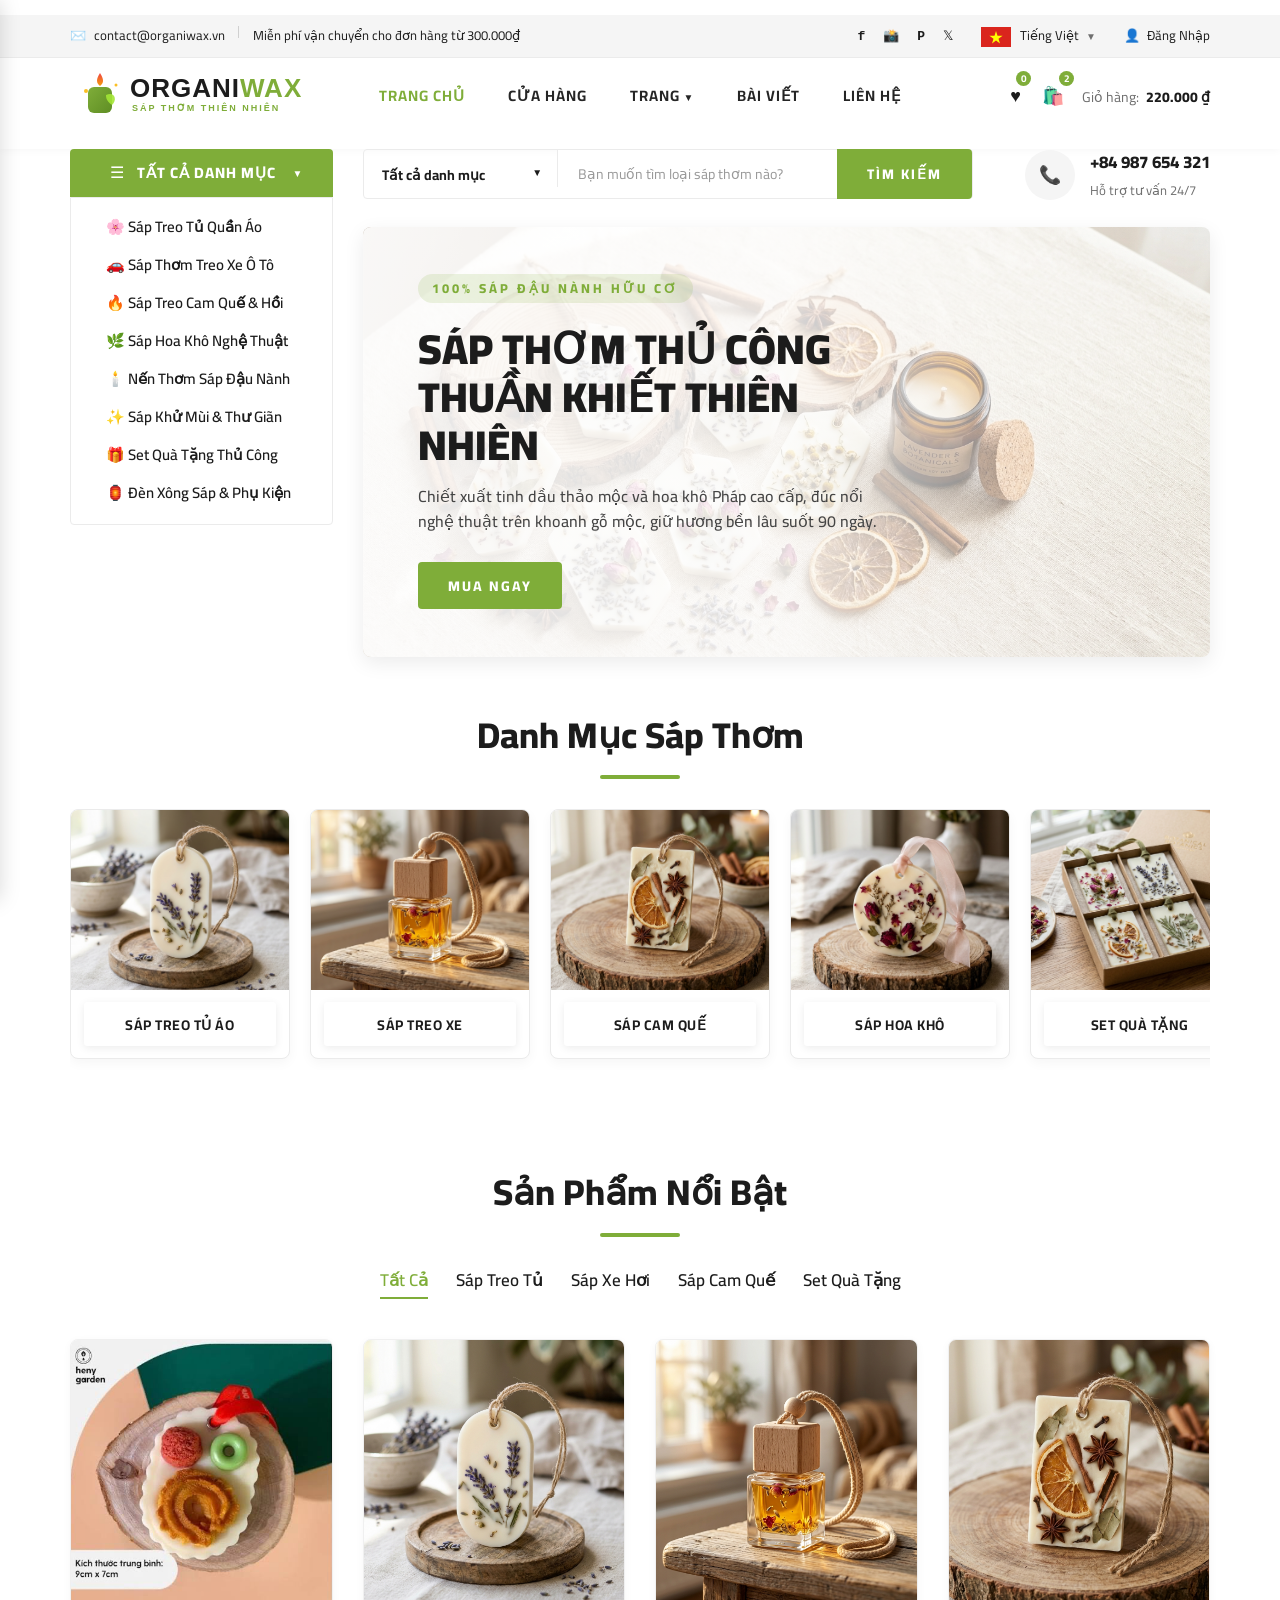
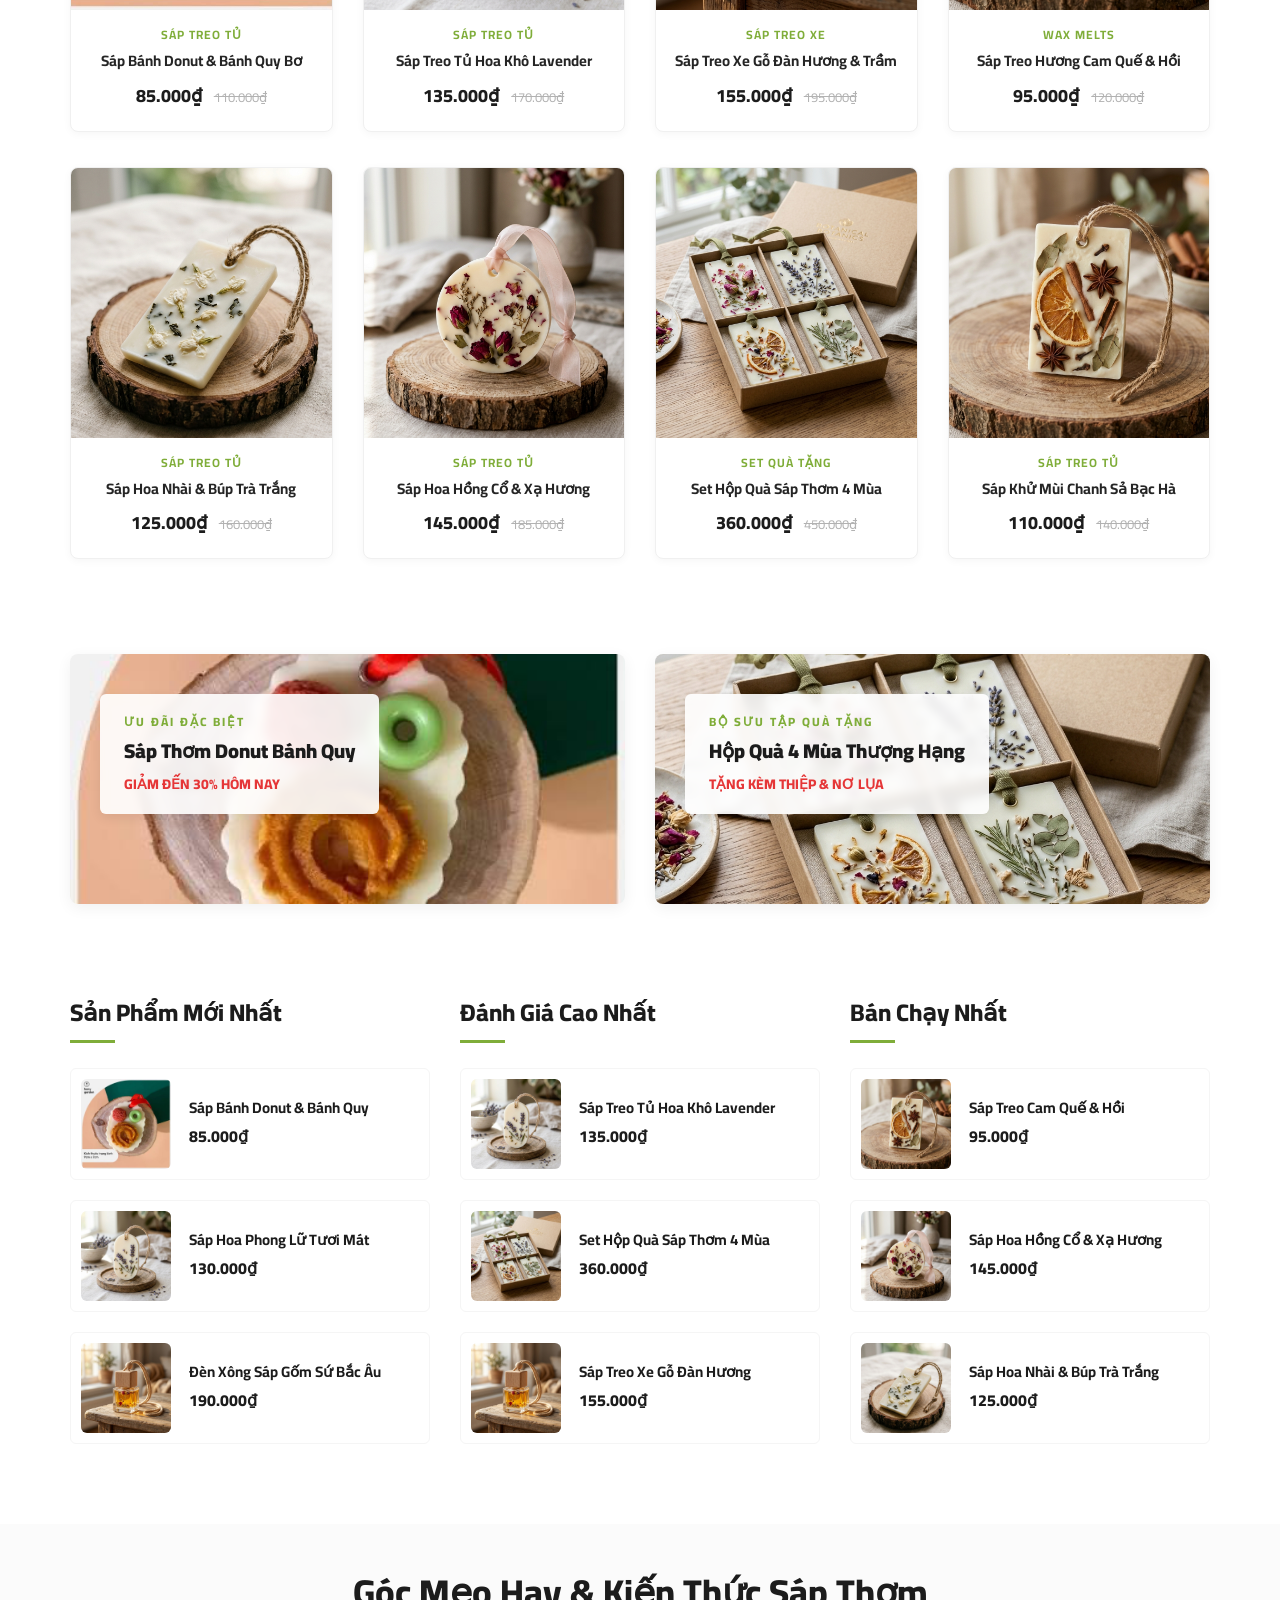
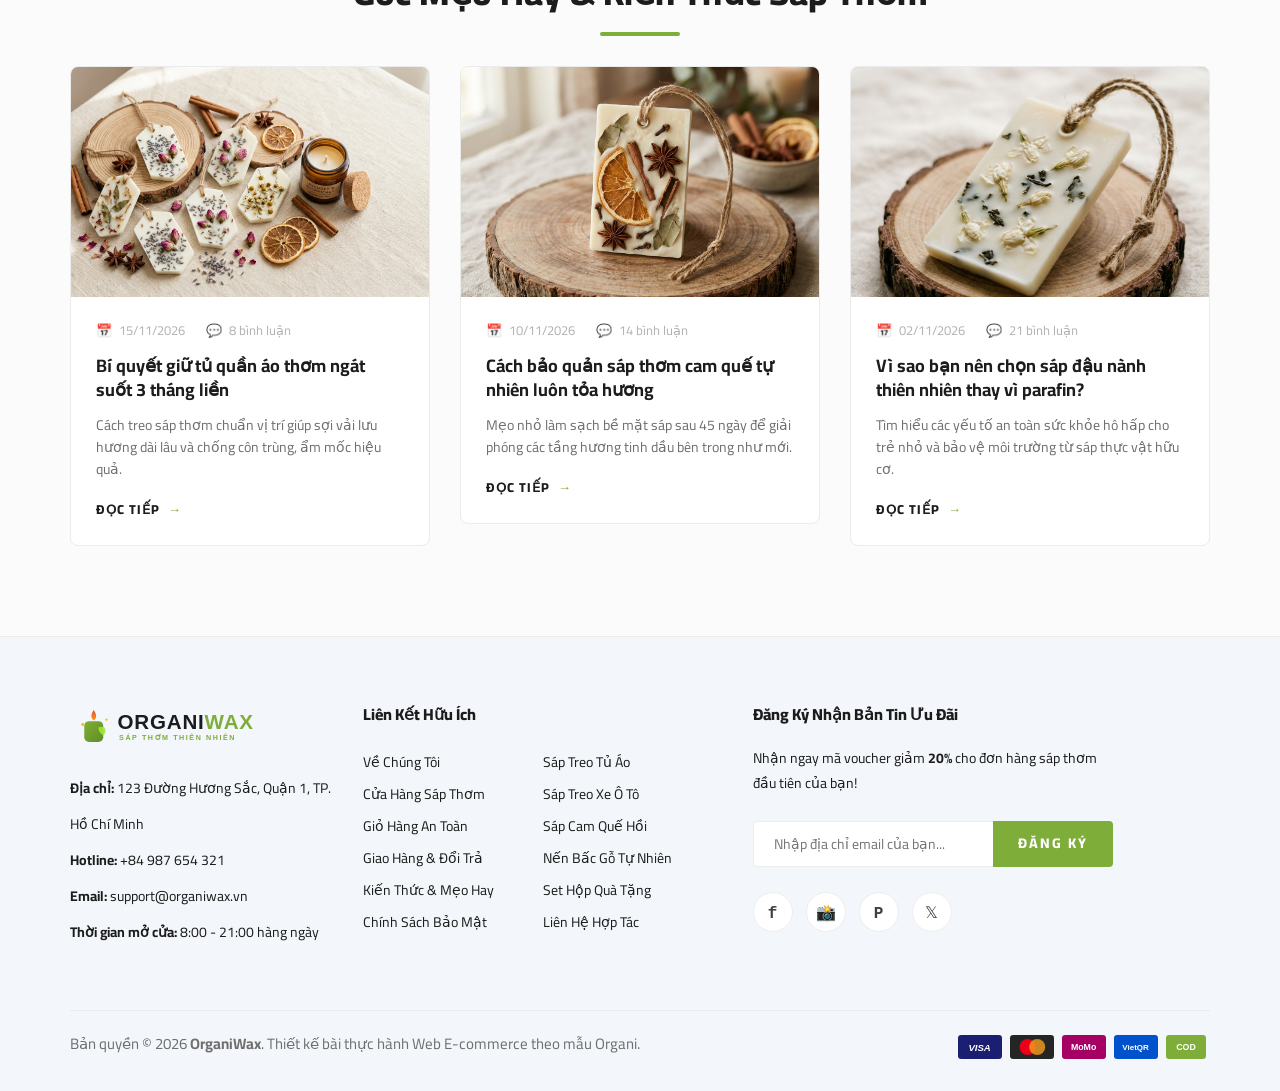
<file: 6651071055_LAB1/index.html>
<!DOCTYPE html>
<html lang="vi">
<head>
  <meta charset="UTF-8">
  <meta name="description" content="OrganiWax - Cửa Hàng Sáp Thơm Tinh Dầu & Nến Thơm Thiên Nhiên Handmade">
  <meta name="keywords" content="sáp thơm, nến thơm, wax melts, sáp treo tủ, sáp xe hơi, sáp đậu nành, quà tặng handmade">
  <meta name="viewport" content="width=device-width, initial-scale=1.0">
  <title>OrganiWax | Thế Giới Sáp Thơm & Tinh Dầu Tự Nhiên Handmade</title>

  <link rel="stylesheet" href="Styles/bootstrap.min.css" type="text/css">
  <link rel="stylesheet" href="Styles/font-awesome.min.css" type="text/css">
  <link rel="stylesheet" href="Styles/style.css" type="text/css">
</head>

<body>
  <!-- Humberger Menu Overlay for Mobile -->
  <div class="humberger__menu__overlay"></div>
  <div class="humberger__menu__wrapper">
    <div class="humberger__menu__close"><i class="fa fa-close"></i></div>
    <div class="humberger__menu__logo" style="margin-bottom: 25px;">
      <a href="index.html"><img src="Images/logo.svg" alt="OrganiWax Logo" style="width: 170px;"></a>
    </div>
    <div class="humberger__menu__cart" style="margin-bottom: 25px;">
      <ul>
        <li><a href="shop-grid.html"><i class="fa fa-heart"></i> <span class="wishlist-count-badge">0</span></a></li>
        <li><a href="shoping-cart.html"><i class="fa fa-shopping-bag"></i> <span class="cart-count-badge">0</span></a></li>
      </ul>
      <div class="header__cart__price">Giỏ hàng: <span class="cart-total-price">0₫</span></div>
    </div>
    <nav class="humberger__menu__nav" style="margin-bottom: 25px;">
      <ul>
        <li class="active"><a href="index.html">Trang Chủ</a></li>
        <li><a href="shop-grid.html">Cửa Hàng</a></li>
        <li><a href="shoping-cart.html">Giỏ Hàng</a></li>
        <li><a href="checkout.html">Thanh Toán</a></li>
        <li><a href="blog.html">Bài Viết</a></li>
        <li><a href="contact.html">Liên Hệ</a></li>
      </ul>
    </nav>
    <div class="header__top__right__social" style="margin-bottom: 20px;">
      <a href="#"><i class="fa fa-facebook"></i></a>
      <a href="#"><i class="fa fa-instagram"></i></a>
      <a href="#"><i class="fa fa-pinterest"></i></a>
      <a href="#"><i class="fa fa-twitter"></i></a>
    </div>
    <div class="humberger__menu__contact">
      <ul>
        <li><i class="fa fa-envelope"></i> contact@organiwax.vn</li>
        <li>Miễn phí vận chuyển từ 300.000₫</li>
      </ul>
    </div>
  </div>

  <!-- Header Section Begin -->
  <header class="header">
    <div class="header__top">
      <div class="container">
        <div class="row">
          <div class="col-lg-6 col-md-6">
            <div class="header__top__left">
              <ul>
                <li><i class="fa fa-envelope"></i> contact@organiwax.vn</li>
                <li>Miễn phí vận chuyển cho đơn hàng từ 300.000₫</li>
              </ul>
            </div>
          </div>
          <div class="col-lg-6 col-md-6">
            <div class="header__top__right">
              <div class="header__top__right__social">
                <a href="#"><i class="fa fa-facebook"></i></a>
                <a href="#"><i class="fa fa-instagram"></i></a>
                <a href="#"><i class="fa fa-pinterest"></i></a>
                <a href="#"><i class="fa fa-twitter"></i></a>
              </div>
              <div class="header__top__right__language">
                <img src="Images/vietnam-flag.svg" alt="Tiếng Việt">
                <div>Tiếng Việt</div>
                <span class="fa fa-angle-down"></span>
                <ul>
                  <li><a href="#">Tiếng Việt</a></li>
                  <li><a href="#">English</a></li>
                </ul>
              </div>
              <div class="header__top__right__auth">
                <a href="contact.html"><i class="fa fa-user"></i> Đăng Nhập</a>
              </div>
            </div>
          </div>
        </div>
      </div>
    </div>
    <div class="container">
      <div class="row align-items-center">
        <div class="col-lg-3 col-md-4">
          <div class="header__logo">
            <a href="index.html"><img src="Images/logo.svg" alt="OrganiWax Logo"></a>
          </div>
        </div>
        <div class="col-lg-6 col-md-8">
          <nav class="header__menu">
            <ul>
              <li class="active"><a href="index.html">Trang Chủ</a></li>
              <li><a href="shop-grid.html">Cửa Hàng</a></li>
              <li>
                <a href="#">Trang <i class="fa fa-angle-down"></i></a>
                <ul class="header__menu__dropdown">
                  <li><a href="shop-details.html?id=5">Chi Tiết Sản Phẩm</a></li>
                  <li><a href="shoping-cart.html">Giỏ Hàng</a></li>
                  <li><a href="checkout.html">Thanh Toán</a></li>
                  <li><a href="blog-details.html">Chi Tiết Blog</a></li>
                </ul>
              </li>
              <li><a href="blog.html">Bài Viết</a></li>
              <li><a href="contact.html">Liên Hệ</a></li>
            </ul>
          </nav>
        </div>
        <div class="col-lg-3">
          <div class="header__cart">
            <ul>
              <li><a href="shop-grid.html" title="Danh sách yêu thích"><i class="fa fa-heart"></i> <span class="wishlist-count-badge">0</span></a></li>
              <li><a href="shoping-cart.html" title="Giỏ hàng"><i class="fa fa-shopping-bag"></i> <span class="cart-count-badge">0</span></a></li>
            </ul>
            <div class="header__cart__price">Giỏ hàng: <span class="cart-total-price">0₫</span></div>
          </div>
        </div>
      </div>
      <div class="humberger__open">
        <i class="fa fa-bars"></i>
      </div>
    </div>
  </header>
  <!-- Header Section End -->

  <!-- Hero Section Begin -->
  <section class="hero">
    <div class="container">
      <div class="row">
        <!-- Categories Accordion on Left -->
        <div class="col-lg-3">
          <div class="hero__categories">
            <div class="hero__categories__all">
              <i class="fa fa-bars"></i>
              <span>TẤT CẢ DANH MỤC</span>
              <i class="fa fa-angle-down"></i>
            </div>
            <ul>
              <li><a href="shop-grid.html">🌸 Sáp Treo Tủ Quần Áo</a></li>
              <li><a href="shop-grid.html">🚗 Sáp Thơm Treo Xe Ô Tô</a></li>
              <li><a href="shop-grid.html">🔥 Sáp Treo Cam Quế & Hồi</a></li>
              <li><a href="shop-grid.html">🌿 Sáp Hoa Khô Nghệ Thuật</a></li>
              <li><a href="shop-grid.html">🕯️ Nến Thơm Sáp Đậu Nành</a></li>
              <li><a href="shop-grid.html">✨ Sáp Khử Mùi & Thư Giãn</a></li>
              <li><a href="shop-grid.html">🎁 Set Quà Tặng Thủ Công</a></li>
              <li><a href="shop-grid.html">🏮 Đèn Xông Sáp & Phụ Kiện</a></li>
            </ul>
          </div>
        </div>

        <!-- Search Bar & Hero Banner on Right -->
        <div class="col-lg-9">
          <div class="hero__search">
            <div class="hero__search__form">
              <form action="shop-grid.html" method="GET" style="display: flex; width: 100%;">
                <div class="hero__search__categories">
                  Tất cả danh mục
                  <span class="fa fa-angle-down"></span>
                </div>
                <input type="text" id="heroSearchInput" name="search" placeholder="Bạn muốn tìm loại sáp thơm nào?">
                <button type="submit" id="heroSearchBtn" class="site-btn">TÌM KIẾM</button>
              </form>
            </div>
            <div class="hero__search__phone">
              <div class="hero__search__phone__icon">
                <i class="fa fa-phone"></i>
              </div>
              <div class="hero__search__phone__text">
                <h5>+84 987 654 321</h5>
                <span>Hỗ trợ tư vấn 24/7</span>
              </div>
            </div>
          </div>

          <!-- Hero Main Banner with Authentic Photograph -->
          <div class="hero__item" style="background-image: url('Images/hero-banner.jpg');">
            <div class="hero__text">
              <span>100% SÁP ĐẬU NÀNH HỮU CƠ</span>
              <h2>SÁP THƠM THỦ CÔNG<br />THUẦN KHIẾT THIÊN NHIÊN</h2>
              <p>Chiết xuất tinh dầu thảo mộc và hoa khô Pháp cao cấp, đúc nổi nghệ thuật trên khoanh gỗ mộc, giữ hương bền lâu suốt 90 ngày.</p>
              <a href="shop-grid.html" class="primary-btn">MUA NGAY</a>
            </div>
          </div>
        </div>
      </div>
    </div>
  </section>
  <!-- Hero Section End -->

  <!-- Categories Slider Section Begin (Real Photos) -->
  <section class="categories">
    <div class="container">
      <div class="row">
        <div class="col-lg-12">
          <div class="section-title">
            <h2>Danh Mục Sáp Thơm</h2>
          </div>
        </div>
        <div class="col-lg-12">
          <div class="categories__slider">
            <div class="categories__item">
              <img src="Images/cat-treo-tu.jpg" alt="Sáp Treo Tủ Áo">
              <h5><a href="shop-grid.html">Sáp Treo Tủ Áo</a></h5>
            </div>
            <div class="categories__item">
              <img src="Images/cat-treo-xe.jpg" alt="Sáp Thơm Treo Xe">
              <h5><a href="shop-grid.html">Sáp Treo Xe</a></h5>
            </div>
            <div class="categories__item">
              <img src="Images/cat-wax-melts.jpg" alt="Sáp Cam Quế Hồi">
              <h5><a href="shop-grid.html">Sáp Cam Quế</a></h5>
            </div>
            <div class="categories__item">
              <img src="Images/cat-hoa-kho.jpg" alt="Sáp Hoa Khô Khối">
              <h5><a href="shop-grid.html">Sáp Hoa Khô</a></h5>
            </div>
            <div class="categories__item">
              <img src="Images/cat-qua-tang.jpg" alt="Set Quà Tặng Sáp">
              <h5><a href="shop-grid.html">Set Quà Tặng</a></h5>
            </div>
          </div>
        </div>
      </div>
    </div>
  </section>
  <!-- Categories Slider Section End -->

  <!-- Featured Section Begin (Real Product Photography) -->
  <section class="featured spad">
    <div class="container">
      <div class="row">
        <div class="col-lg-12">
          <div class="section-title">
            <h2>Sản Phẩm Nổi Bật</h2>
          </div>
          <div class="featured__controls">
            <ul>
              <li class="active" data-filter="*">Tất Cả</li>
              <li data-filter=".treo-tu">Sáp Treo Tủ</li>
              <li data-filter=".xe-hoi">Sáp Xe Hơi</li>
              <li data-filter=".wax-melts">Sáp Cam Quế</li>
              <li data-filter=".qua-tang">Set Quà Tặng</li>
            </ul>
          </div>
        </div>
      </div>
      <div class="row featured__filter">
        <!-- Product 5 (User's real photo: Donut & Cookie wax on wood slice) -->
        <div class="col-lg-3 col-md-4 col-sm-6 mix treo-tu">
          <div class="featured__item">
            <div class="featured__item__pic">
              <a href="shop-details.html?id=5"><img src="Images/product-5.jpg" alt="Sáp Bánh Donut & Bánh Quy Bơ"></a>
              <ul class="featured__item__pic__hover">
                <li><a href="javascript:void(0)" onclick="addToWishlist(5)" title="Yêu thích"><i class="fa fa-heart"></i></a></li>
                <li><a href="shop-details.html?id=5" title="Chi tiết"><i class="fa fa-retweet"></i></a></li>
                <li><a href="javascript:void(0)" onclick="addToCart(5)" title="Thêm vào giỏ"><i class="fa fa-shopping-bag"></i></a></li>
              </ul>
            </div>
            <div class="featured__item__text">
              <div class="product__cat">Sáp Treo Tủ</div>
              <h6><a href="shop-details.html?id=5">Sáp Bánh Donut & Bánh Quy Bơ</a></h6>
              <h5>85.000₫ <span class="old-price">110.000₫</span></h5>
            </div>
          </div>
        </div>

        <!-- Product 1 (Lavender Botanical on wood slice) -->
        <div class="col-lg-3 col-md-4 col-sm-6 mix treo-tu">
          <div class="featured__item">
            <div class="featured__item__pic">
              <a href="shop-details.html?id=1"><img src="Images/product-1.jpg" alt="Sáp Treo Tủ Lavender Botanical"></a>
              <ul class="featured__item__pic__hover">
                <li><a href="javascript:void(0)" onclick="addToWishlist(1)" title="Yêu thích"><i class="fa fa-heart"></i></a></li>
                <li><a href="shop-details.html?id=1" title="Chi tiết"><i class="fa fa-retweet"></i></a></li>
                <li><a href="javascript:void(0)" onclick="addToCart(1)" title="Thêm vào giỏ"><i class="fa fa-shopping-bag"></i></a></li>
              </ul>
            </div>
            <div class="featured__item__text">
              <div class="product__cat">Sáp Treo Tủ</div>
              <h6><a href="shop-details.html?id=1">Sáp Treo Tủ Hoa Khô Lavender</a></h6>
              <h5>135.000₫ <span class="old-price">170.000₫</span></h5>
            </div>
          </div>
        </div>

        <!-- Product 2 (Car diffuser wooden jar) -->
        <div class="col-lg-3 col-md-4 col-sm-6 mix xe-hoi">
          <div class="featured__item">
            <div class="featured__item__pic">
              <a href="shop-details.html?id=2"><img src="Images/product-2.jpg" alt="Sáp Treo Xe Gỗ Đàn Hương"></a>
              <ul class="featured__item__pic__hover">
                <li><a href="javascript:void(0)" onclick="addToWishlist(2)" title="Yêu thích"><i class="fa fa-heart"></i></a></li>
                <li><a href="shop-details.html?id=2" title="Chi tiết"><i class="fa fa-retweet"></i></a></li>
                <li><a href="javascript:void(0)" onclick="addToCart(2)" title="Thêm vào giỏ"><i class="fa fa-shopping-bag"></i></a></li>
              </ul>
            </div>
            <div class="featured__item__text">
              <div class="product__cat">Sáp Treo Xe</div>
              <h6><a href="shop-details.html?id=2">Sáp Treo Xe Gỗ Đàn Hương & Trầm</a></h6>
              <h5>155.000₫ <span class="old-price">195.000₫</span></h5>
            </div>
          </div>
        </div>

        <!-- Product 3 (Real dried orange slice & cinnamon on wood slice) -->
        <div class="col-lg-3 col-md-4 col-sm-6 mix wax-melts">
          <div class="featured__item">
            <div class="featured__item__pic">
              <a href="shop-details.html?id=3"><img src="Images/product-3.jpg" alt="Sáp Cam Quế & Hoa Hồi"></a>
              <ul class="featured__item__pic__hover">
                <li><a href="javascript:void(0)" onclick="addToWishlist(3)" title="Yêu thích"><i class="fa fa-heart"></i></a></li>
                <li><a href="shop-details.html?id=3" title="Chi tiết"><i class="fa fa-retweet"></i></a></li>
                <li><a href="javascript:void(0)" onclick="addToCart(3)" title="Thêm vào giỏ"><i class="fa fa-shopping-bag"></i></a></li>
              </ul>
            </div>
            <div class="featured__item__text">
              <div class="product__cat">Wax Melts</div>
              <h6><a href="shop-details.html?id=3">Sáp Treo Hương Cam Quế & Hồi</a></h6>
              <h5>95.000₫ <span class="old-price">120.000₫</span></h5>
            </div>
          </div>
        </div>

        <!-- Product 4 (Jasmine & tea leaves on wood coaster) -->
        <div class="col-lg-3 col-md-4 col-sm-6 mix treo-tu">
          <div class="featured__item">
            <div class="featured__item__pic">
              <a href="shop-details.html?id=4"><img src="Images/product-4.jpg" alt="Sáp Đậu Nành Hoa Nhài & Trà Trắng"></a>
              <ul class="featured__item__pic__hover">
                <li><a href="javascript:void(0)" onclick="addToWishlist(4)" title="Yêu thích"><i class="fa fa-heart"></i></a></li>
                <li><a href="shop-details.html?id=4" title="Chi tiết"><i class="fa fa-retweet"></i></a></li>
                <li><a href="javascript:void(0)" onclick="addToCart(4)" title="Thêm vào giỏ"><i class="fa fa-shopping-bag"></i></a></li>
              </ul>
            </div>
            <div class="featured__item__text">
              <div class="product__cat">Sáp Treo Tủ</div>
              <h6><a href="shop-details.html?id=4">Sáp Hoa Nhài & Búp Trà Trắng</a></h6>
              <h5>125.000₫ <span class="old-price">160.000₫</span></h5>
            </div>
          </div>
        </div>

        <!-- Product 6 (Rose & musk botanical on wood slice) -->
        <div class="col-lg-3 col-md-4 col-sm-6 mix treo-tu">
          <div class="featured__item">
            <div class="featured__item__pic">
              <a href="shop-details.html?id=6"><img src="Images/product-6.jpg" alt="Sáp Thơm Hoa Hồng Cổ & Xạ Hương"></a>
              <ul class="featured__item__pic__hover">
                <li><a href="javascript:void(0)" onclick="addToWishlist(6)" title="Yêu thích"><i class="fa fa-heart"></i></a></li>
                <li><a href="shop-details.html?id=6" title="Chi tiết"><i class="fa fa-retweet"></i></a></li>
                <li><a href="javascript:void(0)" onclick="addToCart(6)" title="Thêm vào giỏ"><i class="fa fa-shopping-bag"></i></a></li>
              </ul>
            </div>
            <div class="featured__item__text">
              <div class="product__cat">Sáp Treo Tủ</div>
              <h6><a href="shop-details.html?id=6">Sáp Hoa Hồng Cổ & Xạ Hương</a></h6>
              <h5>145.000₫ <span class="old-price">185.000₫</span></h5>
            </div>
          </div>
        </div>

        <!-- Product 7 (Luxury kraft gift box with 4 wax tablets) -->
        <div class="col-lg-3 col-md-4 col-sm-6 mix qua-tang">
          <div class="featured__item">
            <div class="featured__item__pic">
              <a href="shop-details.html?id=7"><img src="Images/product-7.jpg" alt="Set Quà Tặng Sáp Thơm 4 Mùa"></a>
              <ul class="featured__item__pic__hover">
                <li><a href="javascript:void(0)" onclick="addToWishlist(7)" title="Yêu thích"><i class="fa fa-heart"></i></a></li>
                <li><a href="shop-details.html?id=7" title="Chi tiết"><i class="fa fa-retweet"></i></a></li>
                <li><a href="javascript:void(0)" onclick="addToCart(7)" title="Thêm vào giỏ"><i class="fa fa-shopping-bag"></i></a></li>
              </ul>
            </div>
            <div class="featured__item__text">
              <div class="product__cat">Set Quà Tặng</div>
              <h6><a href="shop-details.html?id=7">Set Hộp Quà Sáp Thơm 4 Mùa</a></h6>
              <h5>360.000₫ <span class="old-price">450.000₫</span></h5>
            </div>
          </div>
        </div>

        <!-- Product 8 (Lemongrass & mint) -->
        <div class="col-lg-3 col-md-4 col-sm-6 mix treo-tu">
          <div class="featured__item">
            <div class="featured__item__pic">
              <a href="shop-details.html?id=8"><img src="Images/product-8.jpg" alt="Sáp Khử Mùi Chanh Sả Bạc Hà"></a>
              <ul class="featured__item__pic__hover">
                <li><a href="javascript:void(0)" onclick="addToWishlist(8)" title="Yêu thích"><i class="fa fa-heart"></i></a></li>
                <li><a href="shop-details.html?id=8" title="Chi tiết"><i class="fa fa-retweet"></i></a></li>
                <li><a href="javascript:void(0)" onclick="addToCart(8)" title="Thêm vào giỏ"><i class="fa fa-shopping-bag"></i></a></li>
              </ul>
            </div>
            <div class="featured__item__text">
              <div class="product__cat">Sáp Treo Tủ</div>
              <h6><a href="shop-details.html?id=8">Sáp Khử Mùi Chanh Sả Bạc Hà</a></h6>
              <h5>110.000₫ <span class="old-price">140.000₫</span></h5>
            </div>
          </div>
        </div>
      </div>
    </div>
  </section>
  <!-- Featured Section End -->

  <!-- Banner Section Begin (Realistic Promo Banners) -->
  <div class="banner">
    <div class="container">
      <div class="row">
        <div class="col-lg-6 col-md-6 col-sm-6">
          <div class="banner__pic">
            <a href="shop-grid.html">
              <img src="Images/banner-1.jpg" alt="Sáp Thơm Bánh Donut Ưu Đãi">
              <div class="banner__pic__text">
                <h5>ƯU ĐÃI ĐẶC BIỆT</h5>
                <h3>Sáp Thơm Donut Bánh Quy</h3>
                <span>GIẢM ĐẾN 30% HÔM NAY</span>
              </div>
            </a>
          </div>
        </div>
        <div class="col-lg-6 col-md-6 col-sm-6">
          <div class="banner__pic">
            <a href="shop-grid.html">
              <img src="Images/banner-2.jpg" alt="Bộ Sưu Tập Set Quà Tặng 4 Mùa">
              <div class="banner__pic__text">
                <h5>BỘ SƯU TẬP QUÀ TẶNG</h5>
                <h3>Hộp Quà 4 Mùa Thượng Hạng</h3>
                <span>TẶNG KÈM THIỆP & NƠ LỤA</span>
              </div>
            </a>
          </div>
        </div>
      </div>
    </div>
  </div>
  <!-- Banner Section End -->

  <!-- Latest Product Section Begin -->
  <section class="latest-product spad">
    <div class="container">
      <div class="row">
        <!-- Col 1: Mới Nhất -->
        <div class="col-lg-4 col-md-6">
          <div class="latest-product__text">
            <h4>Sản Phẩm Mới Nhất</h4>
            <div class="latest-product__item">
              <div class="latest-product__item__pic">
                <img src="Images/product-5.jpg" alt="Sáp Donut Bánh Quy">
              </div>
              <div class="latest-product__item__text">
                <h6><a href="shop-details.html?id=5">Sáp Bánh Donut & Bánh Quy</a></h6>
                <span>85.000₫</span>
              </div>
            </div>
            <div class="latest-product__item">
              <div class="latest-product__item__pic">
                <img src="Images/product-9.jpg" alt="Sáp Treo Tủ Phong Lữ">
              </div>
              <div class="latest-product__item__text">
                <h6><a href="shop-details.html?id=9">Sáp Hoa Phong Lữ Tươi Mát</a></h6>
                <span>130.000₫</span>
              </div>
            </div>
            <div class="latest-product__item">
              <div class="latest-product__item__pic">
                <img src="Images/product-10.jpg" alt="Đèn Xông Sáp Gốm Sứ">
              </div>
              <div class="latest-product__item__text">
                <h6><a href="shop-details.html?id=10">Đèn Xông Sáp Gốm Sứ Bắc Âu</a></h6>
                <span>190.000₫</span>
              </div>
            </div>
          </div>
        </div>

        <!-- Col 2: Đánh Giá Cao -->
        <div class="col-lg-4 col-md-6">
          <div class="latest-product__text">
            <h4>Đánh Giá Cao Nhất</h4>
            <div class="latest-product__item">
              <div class="latest-product__item__pic">
                <img src="Images/product-1.jpg" alt="Sáp Lavender">
              </div>
              <div class="latest-product__item__text">
                <h6><a href="shop-details.html?id=1">Sáp Treo Tủ Hoa Khô Lavender</a></h6>
                <span>135.000₫</span>
              </div>
            </div>
            <div class="latest-product__item">
              <div class="latest-product__item__pic">
                <img src="Images/product-7.jpg" alt="Set Quà Tặng 4 Mùa">
              </div>
              <div class="latest-product__item__text">
                <h6><a href="shop-details.html?id=7">Set Hộp Quà Sáp Thơm 4 Mùa</a></h6>
                <span>360.000₫</span>
              </div>
            </div>
            <div class="latest-product__item">
              <div class="latest-product__item__pic">
                <img src="Images/product-2.jpg" alt="Sáp Treo Xe Đàn Hương">
              </div>
              <div class="latest-product__item__text">
                <h6><a href="shop-details.html?id=2">Sáp Treo Xe Gỗ Đàn Hương</a></h6>
                <span>155.000₫</span>
              </div>
            </div>
          </div>
        </div>

        <!-- Col 3: Bán Chạy -->
        <div class="col-lg-4 col-md-6">
          <div class="latest-product__text">
            <h4>Bán Chạy Nhất</h4>
            <div class="latest-product__item">
              <div class="latest-product__item__pic">
                <img src="Images/product-3.jpg" alt="Sáp Cam Quế">
              </div>
              <div class="latest-product__item__text">
                <h6><a href="shop-details.html?id=3">Sáp Treo Cam Quế & Hồi</a></h6>
                <span>95.000₫</span>
              </div>
            </div>
            <div class="latest-product__item">
              <div class="latest-product__item__pic">
                <img src="Images/product-6.jpg" alt="Sáp Hoa Hồng Cổ">
              </div>
              <div class="latest-product__item__text">
                <h6><a href="shop-details.html?id=6">Sáp Hoa Hồng Cổ & Xạ Hương</a></h6>
                <span>145.000₫</span>
              </div>
            </div>
            <div class="latest-product__item">
              <div class="latest-product__item__pic">
                <img src="Images/product-4.jpg" alt="Sáp Hoa Nhài">
              </div>
              <div class="latest-product__item__text">
                <h6><a href="shop-details.html?id=4">Sáp Hoa Nhài & Búp Trà Trắng</a></h6>
                <span>125.000₫</span>
              </div>
            </div>
          </div>
        </div>
      </div>
    </div>
  </section>
  <!-- Latest Product Section End -->

  <!-- Blog Section Begin (Real Photos) -->
  <section class="from-blog spad">
    <div class="container">
      <div class="row">
        <div class="col-lg-12">
          <div class="section-title from-blog__title">
            <h2>Góc Mẹo Hay & Kiến Thức Sáp Thơm</h2>
          </div>
        </div>
      </div>
      <div class="row">
        <!-- Blog 1 -->
        <div class="col-lg-4 col-md-4 col-sm-6">
          <div class="blog__item">
            <div class="blog__item__pic">
              <a href="blog-details.html"><img src="Images/blog-1.jpg" alt="Bí quyết giữ tủ quần áo thơm ngát 3 tháng liền"></a>
            </div>
            <div class="blog__item__text">
              <ul>
                <li><i class="fa fa-calendar-o"></i> 15/11/2026</li>
                <li><i class="fa fa-comment-o"></i> 8 bình luận</li>
              </ul>
              <h5><a href="blog-details.html">Bí quyết giữ tủ quần áo thơm ngát suốt 3 tháng liền</a></h5>
              <p>Cách treo sáp thơm chuẩn vị trí giúp sợi vải lưu hương dài lâu và chống côn trùng, ẩm mốc hiệu quả.</p>
              <a href="blog-details.html" class="blog__btn">ĐỌC TIẾP <i class="fa fa-arrow-right"></i></a>
            </div>
          </div>
        </div>

        <!-- Blog 2 -->
        <div class="col-lg-4 col-md-4 col-sm-6">
          <div class="blog__item">
            <div class="blog__item__pic">
              <a href="blog-details.html"><img src="Images/blog-2.jpg" alt="Cách dùng sáp cam quế"></a>
            </div>
            <div class="blog__item__text">
              <ul>
                <li><i class="fa fa-calendar-o"></i> 10/11/2026</li>
                <li><i class="fa fa-comment-o"></i> 14 bình luận</li>
              </ul>
              <h5><a href="blog-details.html">Cách bảo quản sáp thơm cam quế tự nhiên luôn tỏa hương</a></h5>
              <p>Mẹo nhỏ làm sạch bề mặt sáp sau 45 ngày để giải phóng các tầng hương tinh dầu bên trong như mới.</p>
              <a href="blog-details.html" class="blog__btn">ĐỌC TIẾP <i class="fa fa-arrow-right"></i></a>
            </div>
          </div>
        </div>

        <!-- Blog 3 -->
        <div class="col-lg-4 col-md-4 col-sm-6">
          <div class="blog__item">
            <div class="blog__item__pic">
              <a href="blog-details.html"><img src="Images/blog-3.jpg" alt="So sánh sáp đậu nành và sáp parafin"></a>
            </div>
            <div class="blog__item__text">
              <ul>
                <li><i class="fa fa-calendar-o"></i> 02/11/2026</li>
                <li><i class="fa fa-comment-o"></i> 21 bình luận</li>
              </ul>
              <h5><a href="blog-details.html">Vì sao bạn nên chọn sáp đậu nành thiên nhiên thay vì parafin?</a></h5>
              <p>Tìm hiểu các yếu tố an toàn sức khỏe hô hấp cho trẻ nhỏ và bảo vệ môi trường từ sáp thực vật hữu cơ.</p>
              <a href="blog-details.html" class="blog__btn">ĐỌC TIẾP <i class="fa fa-arrow-right"></i></a>
            </div>
          </div>
        </div>
      </div>
    </div>
  </section>
  <!-- Blog Section End -->

  <!-- Footer Section Begin -->
  <footer class="footer spad">
    <div class="container">
      <div class="row">
        <div class="col-lg-3 col-md-6 col-sm-6">
          <div class="footer__about">
            <div class="footer__about__logo">
              <a href="index.html"><img src="Images/logo.svg" alt="OrganiWax" style="width: 190px;"></a>
            </div>
            <ul>
              <li><b>Địa chỉ:</b> 123 Đường Hương Sắc, Quận 1, TP. Hồ Chí Minh</li>
              <li><b>Hotline:</b> +84 987 654 321</li>
              <li><b>Email:</b> support@organiwax.vn</li>
              <li><b>Thời gian mở cửa:</b> 8:00 - 21:00 hàng ngày</li>
            </ul>
          </div>
        </div>
        <div class="col-lg-4 col-md-6 col-sm-6 offset-lg-1">
          <div class="footer__widget">
            <h6>Liên Kết Hữu Ích</h6>
            <ul>
              <li><a href="index.html">Về Chúng Tôi</a></li>
              <li><a href="shop-grid.html">Cửa Hàng Sáp Thơm</a></li>
              <li><a href="shoping-cart.html">Giỏ Hàng An Toàn</a></li>
              <li><a href="checkout.html">Giao Hàng & Đổi Trả</a></li>
              <li><a href="blog.html">Kiến Thức & Mẹo Hay</a></li>
              <li><a href="contact.html">Chính Sách Bảo Mật</a></li>
            </ul>
            <ul>
              <li><a href="shop-grid.html">Sáp Treo Tủ Áo</a></li>
              <li><a href="shop-grid.html">Sáp Treo Xe Ô Tô</a></li>
              <li><a href="shop-grid.html">Sáp Cam Quế Hồi</a></li>
              <li><a href="shop-grid.html">Nến Bấc Gỗ Tự Nhiên</a></li>
              <li><a href="shop-grid.html">Set Hộp Quà Tặng</a></li>
              <li><a href="contact.html">Liên Hệ Hợp Tác</a></li>
            </ul>
          </div>
        </div>
        <div class="col-lg-4 col-md-12">
          <div class="footer__widget">
            <h6>Đăng Ký Nhận Bản Tin Ưu Đãi</h6>
            <p>Nhận ngay mã voucher giảm <b>20%</b> cho đơn hàng sáp thơm đầu tiên của bạn!</p>
            <form onsubmit="event.preventDefault(); showToast('Đăng ký bản tin nhận voucher 20% thành công!');">
              <input type="email" placeholder="Nhập địa chỉ email của bạn..." required>
              <button type="submit" class="site-btn">ĐĂNG KÝ</button>
            </form>
            <div class="footer__widget__social">
              <a href="#"><i class="fa fa-facebook"></i></a>
              <a href="#"><i class="fa fa-instagram"></i></a>
              <a href="#"><i class="fa fa-pinterest"></i></a>
              <a href="#"><i class="fa fa-twitter"></i></a>
            </div>
          </div>
        </div>
      </div>
      <div class="row">
        <div class="col-lg-12">
          <div class="footer__copyright">
            <div class="footer__copyright__text">
              <p>Bản quyền &copy; 2026 <b>OrganiWax</b>. Thiết kế bài thực hành Web E-commerce theo mẫu Organi.</p>
            </div>
            <div class="footer__copyright__payment">
              <img src="Images/payment-methods.svg" alt="Cổng thanh toán">
            </div>
          </div>
        </div>
      </div>
    </div>
  </footer>
  <!-- Footer Section End -->

  <div id="cartToast" class="toast-msg"></div>

  <audio id="audioNotification" preload="auto">
    <source src="Sounds/add-to-cart.mp3" type="audio/mpeg">
  </audio>

  <script src="Scripts/cart.js"></script>
  <script src="Scripts/main.js"></script>
</body>
</html>
</file>
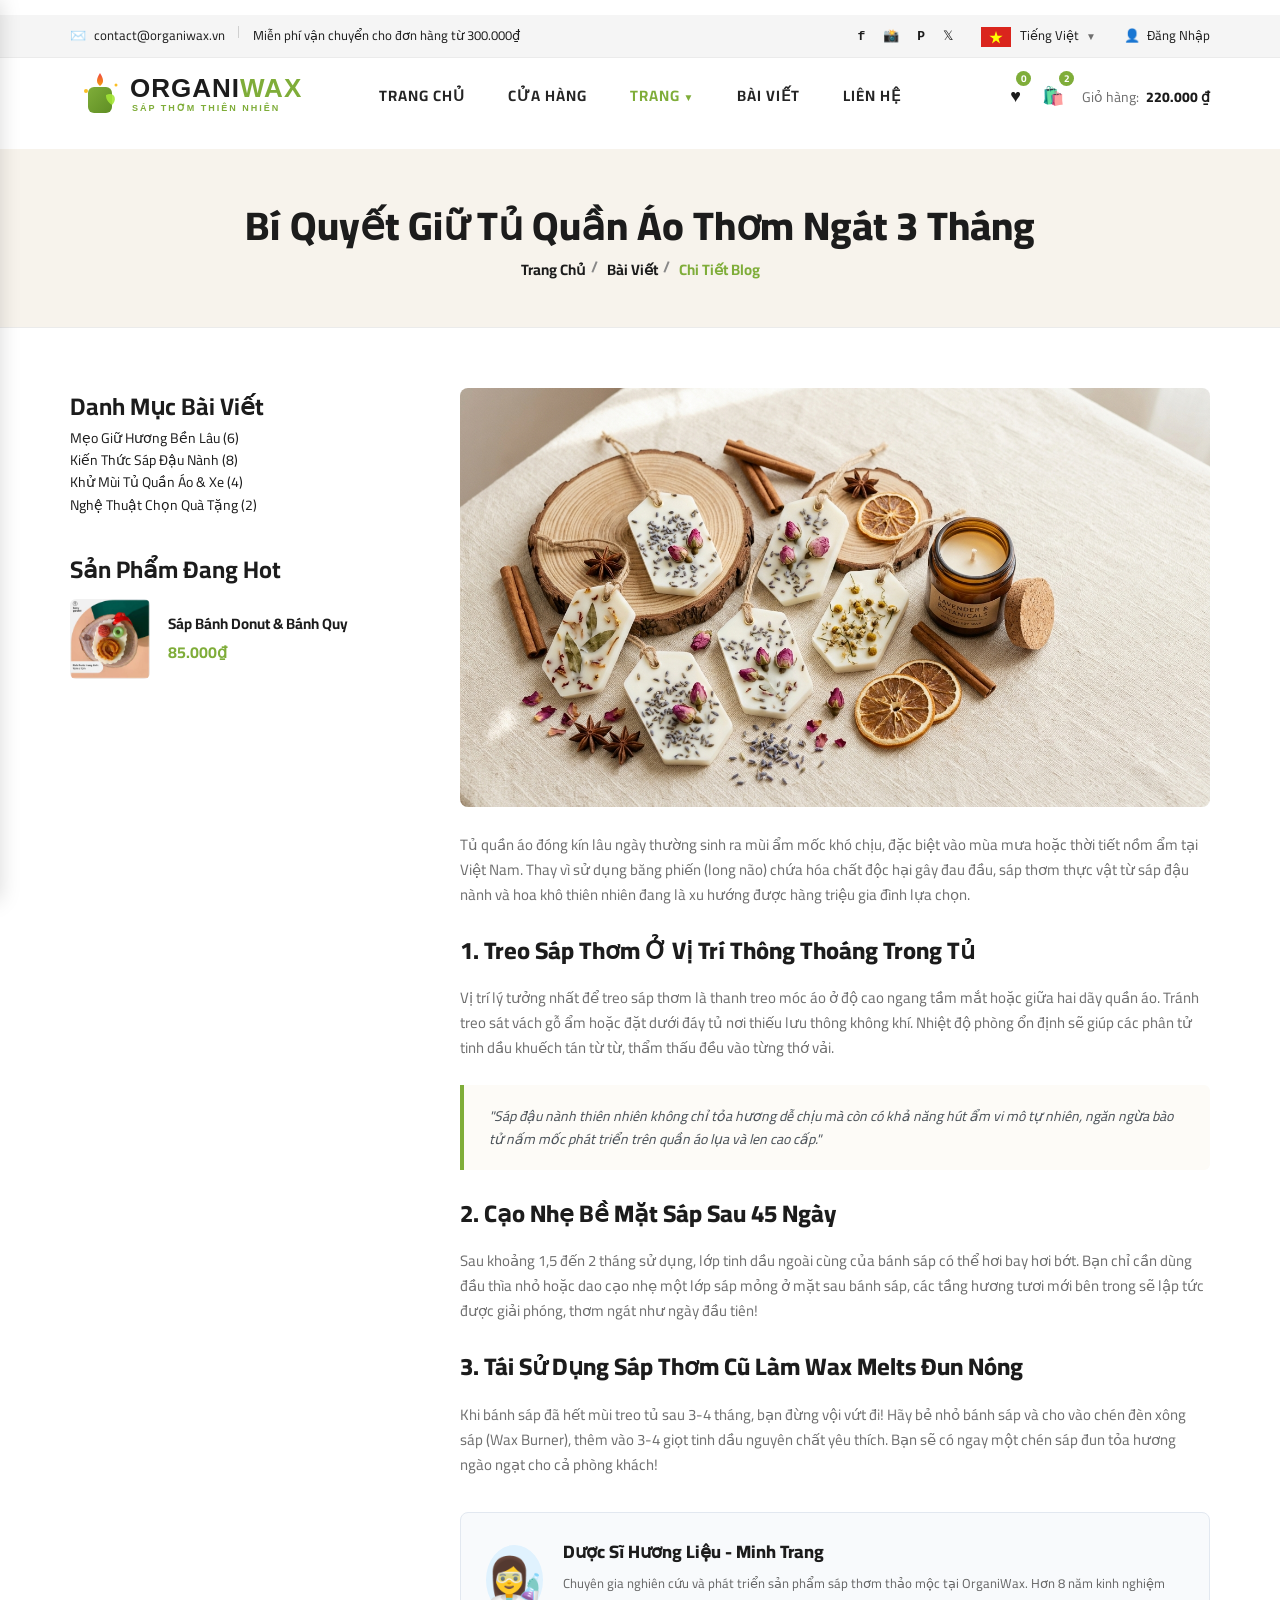
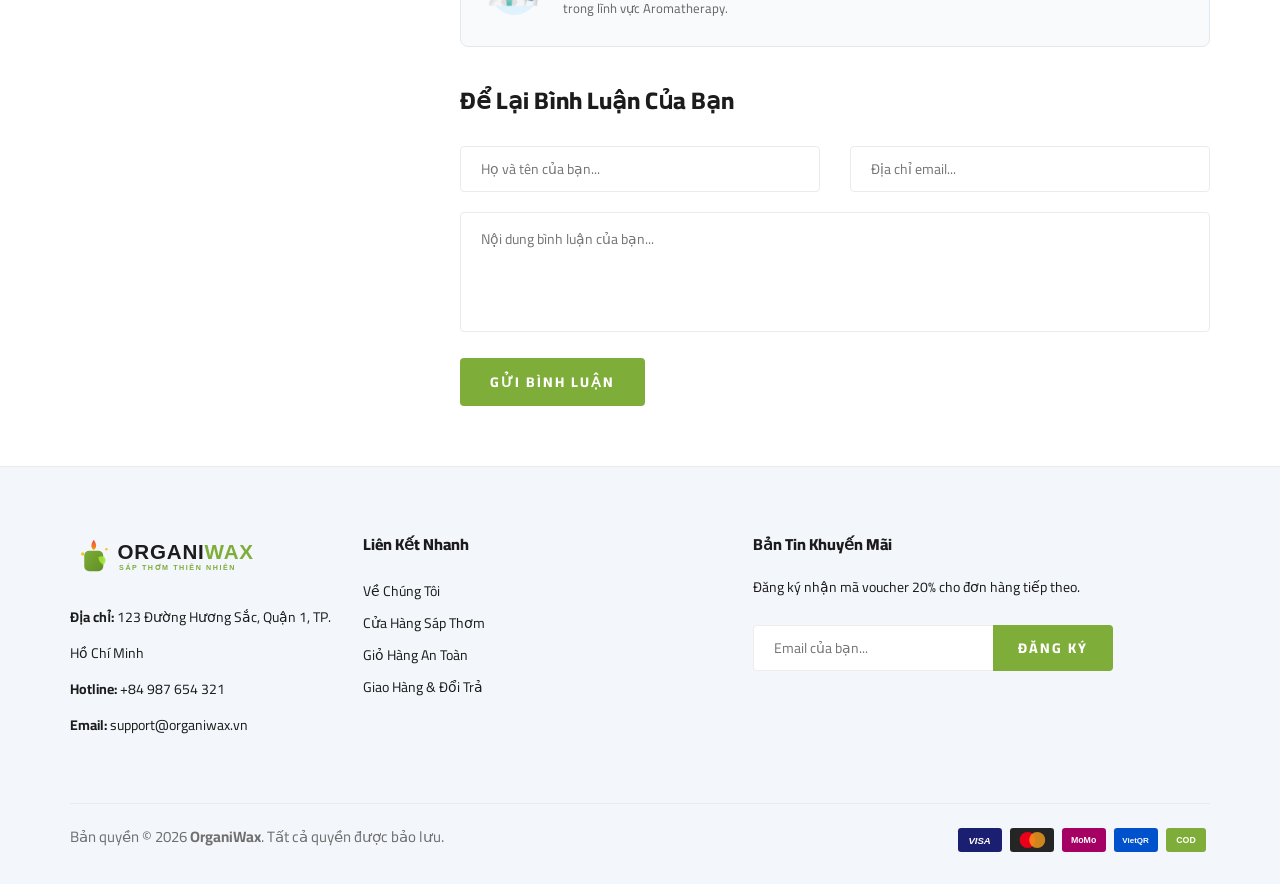
<file: 6651071055_LAB1/blog-details.html>
<!DOCTYPE html>
<html lang="vi">
<head>
  <meta charset="UTF-8">
  <meta name="description" content="Chi Tiết Bài Viết - Bí Quyết Giữ Tủ Quần Áo Thơm Ngát 3 Tháng Liền">
  <meta name="viewport" content="width=device-width, initial-scale=1.0">
  <title>Bí Quyết Giữ Tủ Quần Áo Thơm Ngát 3 Tháng | OrganiWax</title>

  <link rel="stylesheet" href="Styles/bootstrap.min.css" type="text/css">
  <link rel="stylesheet" href="Styles/font-awesome.min.css" type="text/css">
  <link rel="stylesheet" href="Styles/style.css" type="text/css">
</head>

<body>
  <!-- Humberger Menu Overlay for Mobile -->
  <div class="humberger__menu__overlay"></div>
  <div class="humberger__menu__wrapper">
    <div class="humberger__menu__close"><i class="fa fa-close"></i></div>
    <div class="humberger__menu__logo" style="margin-bottom: 25px;">
      <a href="index.html"><img src="Images/logo.svg" alt="OrganiWax Logo" style="width: 170px;"></a>
    </div>
    <div class="humberger__menu__cart" style="margin-bottom: 25px;">
      <ul>
        <li><a href="shop-grid.html"><i class="fa fa-heart"></i> <span class="wishlist-count-badge">0</span></a></li>
        <li><a href="shoping-cart.html"><i class="fa fa-shopping-bag"></i> <span class="cart-count-badge">0</span></a></li>
      </ul>
      <div class="header__cart__price">Giỏ hàng: <span class="cart-total-price">0₫</span></div>
    </div>
    <nav class="humberger__menu__nav">
      <ul>
        <li><a href="index.html">Trang Chủ</a></li>
        <li><a href="shop-grid.html">Cửa Hàng</a></li>
        <li><a href="shoping-cart.html">Giỏ Hàng</a></li>
        <li><a href="checkout.html">Thanh Toán</a></li>
        <li class="active"><a href="blog.html">Bài Viết</a></li>
        <li><a href="contact.html">Liên Hệ</a></li>
      </ul>
    </nav>
  </div>

  <!-- Header Section -->
  <header class="header">
    <div class="header__top">
      <div class="container">
        <div class="row">
          <div class="col-lg-6 col-md-6">
            <div class="header__top__left">
              <ul>
                <li><i class="fa fa-envelope"></i> contact@organiwax.vn</li>
                <li>Miễn phí vận chuyển cho đơn hàng từ 300.000₫</li>
              </ul>
            </div>
          </div>
          <div class="col-lg-6 col-md-6">
            <div class="header__top__right">
              <div class="header__top__right__social">
                <a href="#"><i class="fa fa-facebook"></i></a>
                <a href="#"><i class="fa fa-instagram"></i></a>
                <a href="#"><i class="fa fa-pinterest"></i></a>
                <a href="#"><i class="fa fa-twitter"></i></a>
              </div>
              <div class="header__top__right__language">
                <img src="Images/vietnam-flag.svg" alt="Tiếng Việt">
                <div>Tiếng Việt</div>
                <span class="fa fa-angle-down"></span>
                <ul>
                  <li><a href="#">Tiếng Việt</a></li>
                  <li><a href="#">English</a></li>
                </ul>
              </div>
              <div class="header__top__right__auth">
                <a href="contact.html"><i class="fa fa-user"></i> Đăng Nhập</a>
              </div>
            </div>
          </div>
        </div>
      </div>
    </div>
    <div class="container">
      <div class="row align-items-center">
        <div class="col-lg-3 col-md-4">
          <div class="header__logo">
            <a href="index.html"><img src="Images/logo.svg" alt="OrganiWax"></a>
          </div>
        </div>
        <div class="col-lg-6 col-md-8">
          <nav class="header__menu">
            <ul>
              <li><a href="index.html">Trang Chủ</a></li>
              <li><a href="shop-grid.html">Cửa Hàng</a></li>
              <li class="active">
                <a href="#">Trang <i class="fa fa-angle-down"></i></a>
                <ul class="header__menu__dropdown">
                  <li><a href="shop-details.html?id=5">Chi Tiết Sản Phẩm</a></li>
                  <li><a href="shoping-cart.html">Giỏ Hàng</a></li>
                  <li><a href="checkout.html">Thanh Toán</a></li>
                  <li><a href="blog-details.html">Chi Tiết Blog</a></li>
                </ul>
              </li>
              <li><a href="blog.html">Bài Viết</a></li>
              <li><a href="contact.html">Liên Hệ</a></li>
            </ul>
          </nav>
        </div>
        <div class="col-lg-3">
          <div class="header__cart">
            <ul>
              <li><a href="shop-grid.html"><i class="fa fa-heart"></i> <span class="wishlist-count-badge">0</span></a></li>
              <li><a href="shoping-cart.html"><i class="fa fa-shopping-bag"></i> <span class="cart-count-badge">0</span></a></li>
            </ul>
            <div class="header__cart__price">Giỏ hàng: <span class="cart-total-price">0₫</span></div>
          </div>
        </div>
      </div>
      <div class="humberger__open">
        <i class="fa fa-bars"></i>
      </div>
    </div>
  </header>

  <!-- Breadcrumb Section Begin -->
  <section class="breadcrumb-section">
    <div class="container">
      <div class="row">
        <div class="col-lg-12 text-center">
          <div class="breadcrumb__text">
            <h2>Bí Quyết Giữ Tủ Quần Áo Thơm Ngát 3 Tháng</h2>
            <div class="breadcrumb__option">
              <a href="index.html">Trang Chủ</a>
              <a href="blog.html">Bài Viết</a>
              <span>Chi Tiết Blog</span>
            </div>
          </div>
        </div>
      </div>
    </div>
  </section>
  <!-- Breadcrumb Section End -->

  <!-- Blog Details Section Begin -->
  <section class="blog-details spad">
    <div class="container">
      <div class="row">
        <!-- Sidebar -->
        <div class="col-lg-4 col-md-5">
          <div class="blog__sidebar">
            <div class="blog__sidebar__item">
              <h4>Danh Mục Bài Viết</h4>
              <ul>
                <li><a href="blog.html">Mẹo Giữ Hương Bền Lâu <span>(6)</span></a></li>
                <li><a href="blog.html">Kiến Thức Sáp Đậu Nành <span>(8)</span></a></li>
                <li><a href="blog.html">Khử Mùi Tủ Quần Áo & Xe <span>(4)</span></a></li>
                <li><a href="blog.html">Nghệ Thuật Chọn Quà Tặng <span>(2)</span></a></li>
              </ul>
            </div>
            <div class="blog__sidebar__item" style="margin-top: 35px;">
              <h4>Sản Phẩm Đang Hot</h4>
              <div class="latest-product__item" style="border: none; padding-left: 0;">
                <div class="latest-product__item__pic" style="width: 80px; height: 80px; flex: 0 0 80px;">
                  <img src="Images/product-5.jpg" alt="Sáp Bánh Donut">
                </div>
                <div class="latest-product__item__text">
                  <h6><a href="shop-details.html?id=5">Sáp Bánh Donut & Bánh Quy</a></h6>
                  <span style="color: #7fad39; font-weight: 700;">85.000₫</span>
                </div>
              </div>
            </div>
          </div>
        </div>

        <!-- Main Post Body -->
        <div class="col-lg-8 col-md-7">
          <div class="blog__details__text">
            <img src="Images/blog-1.jpg" alt="Bí quyết giữ tủ thơm ngát" style="width: 100%; border-radius: 8px; margin-bottom: 25px;">
            <p>Tủ quần áo đóng kín lâu ngày thường sinh ra mùi ẩm mốc khó chịu, đặc biệt vào mùa mưa hoặc thời tiết nồm ẩm tại Việt Nam. Thay vì sử dụng băng phiến (long não) chứa hóa chất độc hại gây đau đầu, sáp thơm thực vật từ sáp đậu nành và hoa khô thiên nhiên đang là xu hướng được hàng triệu gia đình lựa chọn.</p>
            
            <h4 style="font-weight: 800; margin: 25px 0 15px; color: #1c1c1c;">1. Treo Sáp Thơm Ở Vị Trí Thông Thoáng Trong Tủ</h4>
            <p>Vị trí lý tưởng nhất để treo sáp thơm là thanh treo móc áo ở độ cao ngang tầm mắt hoặc giữa hai dãy quần áo. Tránh treo sát vách gỗ ẩm hoặc đặt dưới đáy tủ nơi thiếu lưu thông không khí. Nhiệt độ phòng ổn định sẽ giúp các phân tử tinh dầu khuếch tán từ từ, thẩm thấu đều vào từng thớ vải.</p>

            <blockquote style="background: #fdfbf7; border-left: 4px solid #7fad39; padding: 20px 25px; margin: 25px 0; border-radius: 0 6px 6px 0; font-style: italic; color: #495057;">
              "Sáp đậu nành thiên nhiên không chỉ tỏa hương dễ chịu mà còn có khả năng hút ẩm vi mô tự nhiên, ngăn ngừa bào tử nấm mốc phát triển trên quần áo lụa và len cao cấp."
            </blockquote>

            <h4 style="font-weight: 800; margin: 25px 0 15px; color: #1c1c1c;">2. Cạo Nhẹ Bề Mặt Sáp Sau 45 Ngày</h4>
            <p>Sau khoảng 1,5 đến 2 tháng sử dụng, lớp tinh dầu ngoài cùng của bánh sáp có thể hơi bay hơi bớt. Bạn chỉ cần dùng đầu thìa nhỏ hoặc dao cạo nhẹ một lớp sáp mỏng ở mặt sau bánh sáp, các tầng hương tươi mới bên trong sẽ lập tức được giải phóng, thơm ngát như ngày đầu tiên!</p>

            <h4 style="font-weight: 800; margin: 25px 0 15px; color: #1c1c1c;">3. Tái Sử Dụng Sáp Thơm Cũ Làm Wax Melts Đun Nóng</h4>
            <p>Khi bánh sáp đã hết mùi treo tủ sau 3-4 tháng, bạn đừng vội vứt đi! Hãy bẻ nhỏ bánh sáp và cho vào chén đèn xông sáp (Wax Burner), thêm vào 3-4 giọt tinh dầu nguyên chất yêu thích. Bạn sẽ có ngay một chén sáp đun tỏa hương ngào ngạt cho cả phòng khách!</p>
          </div>

          <!-- Author Info -->
          <div style="background: #f8fafc; padding: 25px; border-radius: 8px; border: 1px solid #e2e8f0; margin: 35px 0; display: flex; align-items: center; gap: 20px;">
            <div style="font-size: 45px; background: #e0f2fe; width: 70px; height: 70px; display: flex; align-items: center; justify-content: center; border-radius: 50%;">👩‍🔬</div>
            <div>
              <h5 style="margin-bottom: 5px; font-weight: 800;">Dược Sĩ Hương Liệu - Minh Trang</h5>
              <p style="margin: 0; font-size: 13px; color: #666;">Chuyên gia nghiên cứu và phát triển sản phẩm sáp thơm thảo mộc tại OrganiWax. Hơn 8 năm kinh nghiệm trong lĩnh vực Aromatherapy.</p>
            </div>
          </div>

          <!-- Comment Section -->
          <div class="blog__details__comment">
            <h4 style="font-weight: 800; margin-bottom: 25px;">Để Lại Bình Luận Của Bạn</h4>
            <form onsubmit="event.preventDefault(); showToast('Cảm ơn bạn đã gửi bình luận!'); document.getElementById('blogCommentInput').value = '';">
              <div class="row">
                <div class="col-lg-6">
                  <input type="text" placeholder="Họ và tên của bạn..." required style="width: 100%; height: 46px; border: 1px solid #ebebeb; padding-left: 20px; border-radius: 4px; margin-bottom: 20px;">
                </div>
                <div class="col-lg-6">
                  <input type="email" placeholder="Địa chỉ email..." required style="width: 100%; height: 46px; border: 1px solid #ebebeb; padding-left: 20px; border-radius: 4px; margin-bottom: 20px;">
                </div>
                <div class="col-lg-12">
                  <textarea id="blogCommentInput" placeholder="Nội dung bình luận của bạn..." required style="width: 100%; height: 120px; border: 1px solid #ebebeb; padding: 15px 20px; border-radius: 4px; margin-bottom: 20px; resize: none;"></textarea>
                  <button type="submit" class="site-btn">GỬI BÌNH LUẬN</button>
                </div>
              </div>
            </form>
          </div>
        </div>
      </div>
    </div>
  </section>
  <!-- Blog Details Section End -->

  <!-- Footer Section Begin -->
  <footer class="footer spad">
    <div class="container">
      <div class="row">
        <div class="col-lg-3 col-md-6 col-sm-6">
          <div class="footer__about">
            <div class="footer__about__logo">
              <a href="index.html"><img src="Images/logo.svg" alt="OrganiWax" style="width: 190px;"></a>
            </div>
            <ul>
              <li><b>Địa chỉ:</b> 123 Đường Hương Sắc, Quận 1, TP. Hồ Chí Minh</li>
              <li><b>Hotline:</b> +84 987 654 321</li>
              <li><b>Email:</b> support@organiwax.vn</li>
            </ul>
          </div>
        </div>
        <div class="col-lg-4 col-md-6 col-sm-6 offset-lg-1">
          <div class="footer__widget">
            <h6>Liên Kết Nhanh</h6>
            <ul>
              <li><a href="index.html">Về Chúng Tôi</a></li>
              <li><a href="shop-grid.html">Cửa Hàng Sáp Thơm</a></li>
              <li><a href="shoping-cart.html">Giỏ Hàng An Toàn</a></li>
              <li><a href="checkout.html">Giao Hàng & Đổi Trả</a></li>
            </ul>
          </div>
        </div>
        <div class="col-lg-4 col-md-12">
          <div class="footer__widget">
            <h6>Bản Tin Khuyến Mãi</h6>
            <p>Đăng ký nhận mã voucher 20% cho đơn hàng tiếp theo.</p>
            <form onsubmit="event.preventDefault(); showToast('Đăng ký nhận voucher thành công!');">
              <input type="email" placeholder="Email của bạn..." required>
              <button type="submit" class="site-btn">ĐĂNG KÝ</button>
            </form>
          </div>
        </div>
      </div>
      <div class="row">
        <div class="col-lg-12">
          <div class="footer__copyright">
            <div class="footer__copyright__text">
              <p>Bản quyền &copy; 2026 <b>OrganiWax</b>. Tất cả quyền được bảo lưu.</p>
            </div>
            <div class="footer__copyright__payment">
              <img src="Images/payment-methods.svg" alt="Cổng thanh toán">
            </div>
          </div>
        </div>
      </div>
    </div>
  </footer>

  <div id="cartToast" class="toast-msg"></div>
  <script src="Scripts/cart.js"></script>
  <script src="Scripts/main.js"></script>
</body>
</html>
</file>
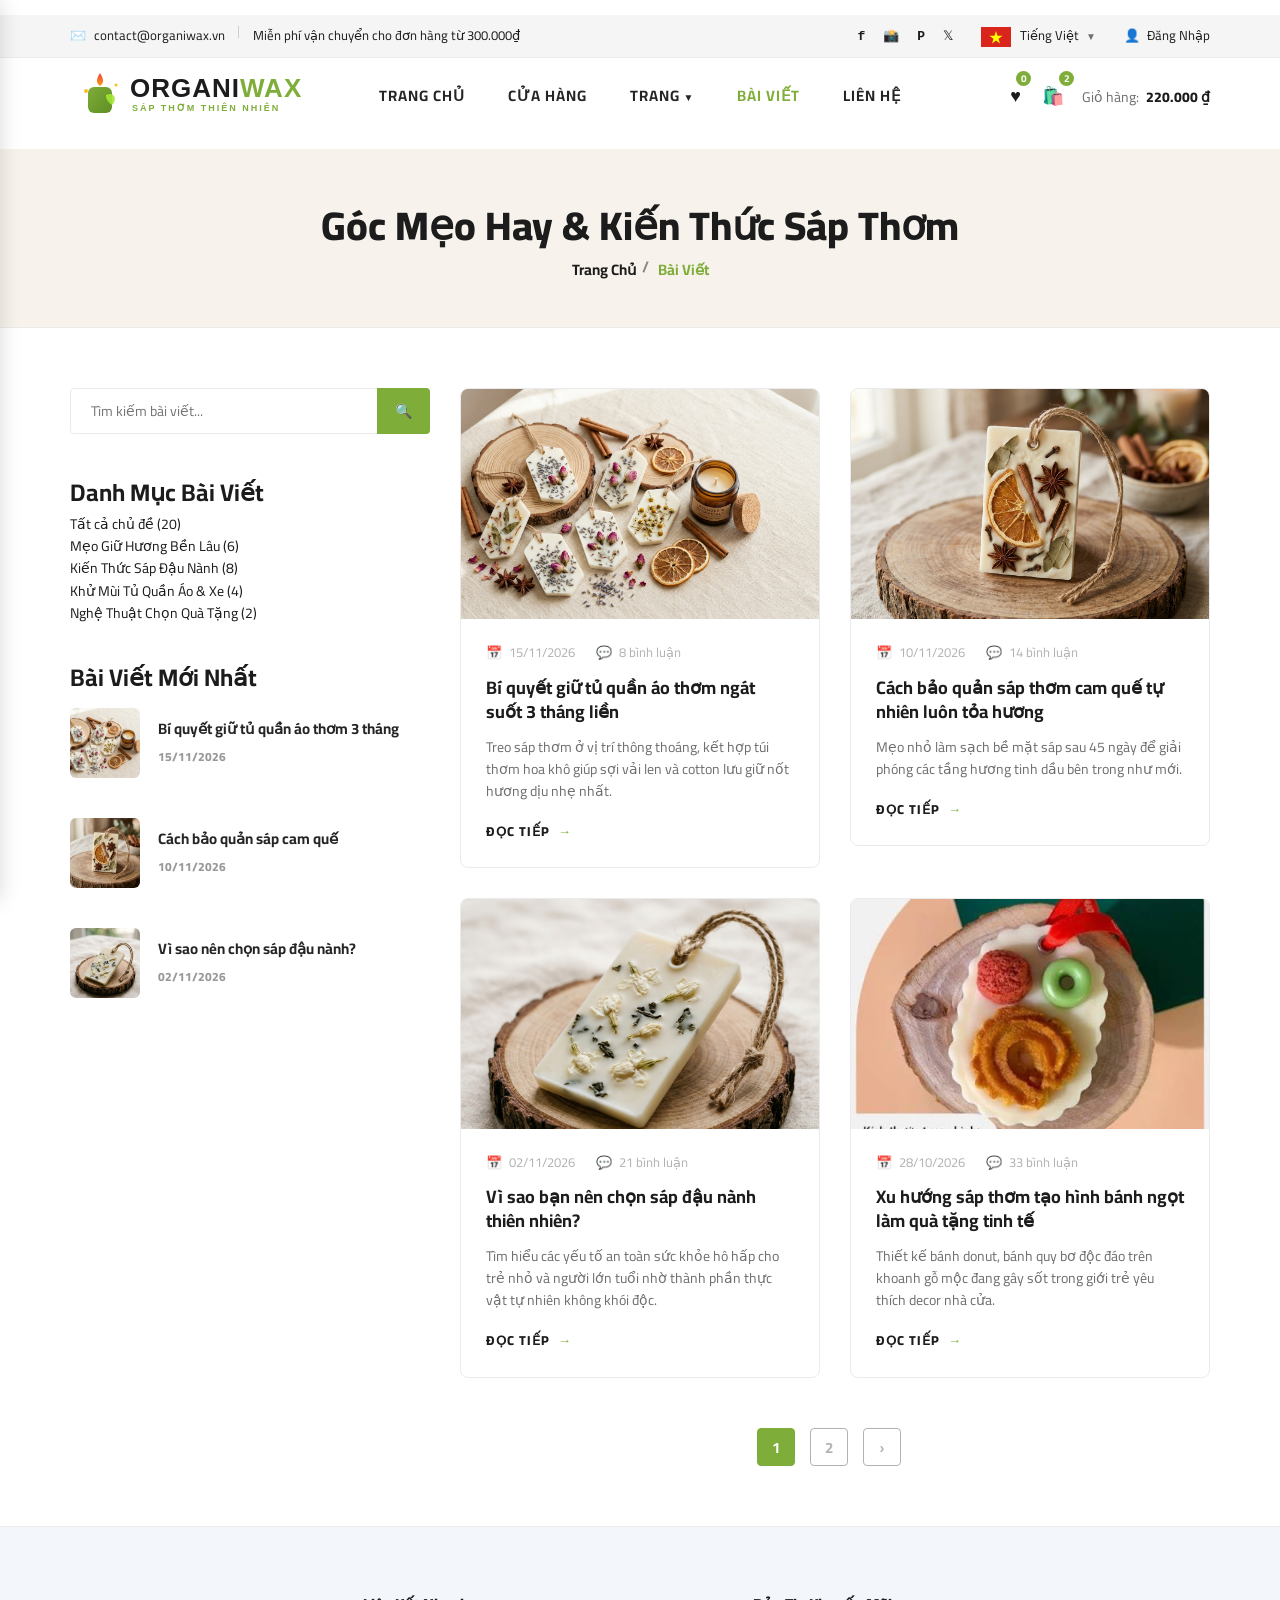
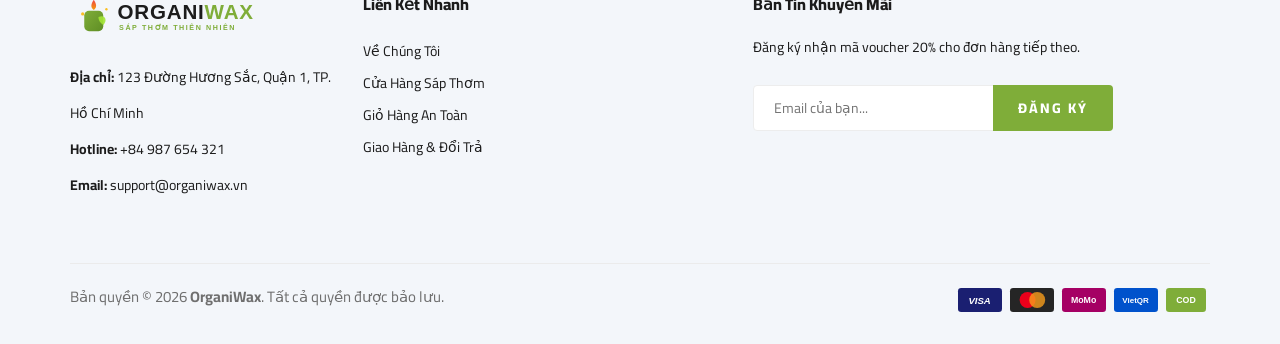
<file: 6651071055_LAB1/blog.html>
<!DOCTYPE html>
<html lang="vi">
<head>
  <meta charset="UTF-8">
  <meta name="description" content="Blog Kiến Thức & Mẹo Hay Về Sáp Thơm OrganiWax">
  <meta name="viewport" content="width=device-width, initial-scale=1.0">
  <title>Bài Viết & Mẹo Hay | OrganiWax</title>

  <link rel="stylesheet" href="Styles/bootstrap.min.css" type="text/css">
  <link rel="stylesheet" href="Styles/font-awesome.min.css" type="text/css">
  <link rel="stylesheet" href="Styles/style.css" type="text/css">
</head>

<body>
  <!-- Humberger Menu Overlay for Mobile -->
  <div class="humberger__menu__overlay"></div>
  <div class="humberger__menu__wrapper">
    <div class="humberger__menu__close"><i class="fa fa-close"></i></div>
    <div class="humberger__menu__logo" style="margin-bottom: 25px;">
      <a href="index.html"><img src="Images/logo.svg" alt="OrganiWax Logo" style="width: 170px;"></a>
    </div>
    <div class="humberger__menu__cart" style="margin-bottom: 25px;">
      <ul>
        <li><a href="shop-grid.html"><i class="fa fa-heart"></i> <span class="wishlist-count-badge">0</span></a></li>
        <li><a href="shoping-cart.html"><i class="fa fa-shopping-bag"></i> <span class="cart-count-badge">0</span></a></li>
      </ul>
      <div class="header__cart__price">Giỏ hàng: <span class="cart-total-price">0₫</span></div>
    </div>
    <nav class="humberger__menu__nav">
      <ul>
        <li><a href="index.html">Trang Chủ</a></li>
        <li><a href="shop-grid.html">Cửa Hàng</a></li>
        <li><a href="shoping-cart.html">Giỏ Hàng</a></li>
        <li><a href="checkout.html">Thanh Toán</a></li>
        <li class="active"><a href="blog.html">Bài Viết</a></li>
        <li><a href="contact.html">Liên Hệ</a></li>
      </ul>
    </nav>
  </div>

  <!-- Header Section -->
  <header class="header">
    <div class="header__top">
      <div class="container">
        <div class="row">
          <div class="col-lg-6 col-md-6">
            <div class="header__top__left">
              <ul>
                <li><i class="fa fa-envelope"></i> contact@organiwax.vn</li>
                <li>Miễn phí vận chuyển cho đơn hàng từ 300.000₫</li>
              </ul>
            </div>
          </div>
          <div class="col-lg-6 col-md-6">
            <div class="header__top__right">
              <div class="header__top__right__social">
                <a href="#"><i class="fa fa-facebook"></i></a>
                <a href="#"><i class="fa fa-instagram"></i></a>
                <a href="#"><i class="fa fa-pinterest"></i></a>
                <a href="#"><i class="fa fa-twitter"></i></a>
              </div>
              <div class="header__top__right__language">
                <img src="Images/vietnam-flag.svg" alt="Tiếng Việt">
                <div>Tiếng Việt</div>
                <span class="fa fa-angle-down"></span>
                <ul>
                  <li><a href="#">Tiếng Việt</a></li>
                  <li><a href="#">English</a></li>
                </ul>
              </div>
              <div class="header__top__right__auth">
                <a href="contact.html"><i class="fa fa-user"></i> Đăng Nhập</a>
              </div>
            </div>
          </div>
        </div>
      </div>
    </div>
    <div class="container">
      <div class="row align-items-center">
        <div class="col-lg-3 col-md-4">
          <div class="header__logo">
            <a href="index.html"><img src="Images/logo.svg" alt="OrganiWax"></a>
          </div>
        </div>
        <div class="col-lg-6 col-md-8">
          <nav class="header__menu">
            <ul>
              <li><a href="index.html">Trang Chủ</a></li>
              <li><a href="shop-grid.html">Cửa Hàng</a></li>
              <li>
                <a href="#">Trang <i class="fa fa-angle-down"></i></a>
                <ul class="header__menu__dropdown">
                  <li><a href="shop-details.html?id=5">Chi Tiết Sản Phẩm</a></li>
                  <li><a href="shoping-cart.html">Giỏ Hàng</a></li>
                  <li><a href="checkout.html">Thanh Toán</a></li>
                  <li><a href="blog-details.html">Chi Tiết Blog</a></li>
                </ul>
              </li>
              <li class="active"><a href="blog.html">Bài Viết</a></li>
              <li><a href="contact.html">Liên Hệ</a></li>
            </ul>
          </nav>
        </div>
        <div class="col-lg-3">
          <div class="header__cart">
            <ul>
              <li><a href="shop-grid.html"><i class="fa fa-heart"></i> <span class="wishlist-count-badge">0</span></a></li>
              <li><a href="shoping-cart.html"><i class="fa fa-shopping-bag"></i> <span class="cart-count-badge">0</span></a></li>
            </ul>
            <div class="header__cart__price">Giỏ hàng: <span class="cart-total-price">0₫</span></div>
          </div>
        </div>
      </div>
      <div class="humberger__open">
        <i class="fa fa-bars"></i>
      </div>
    </div>
  </header>

  <!-- Breadcrumb Section Begin -->
  <section class="breadcrumb-section">
    <div class="container">
      <div class="row">
        <div class="col-lg-12 text-center">
          <div class="breadcrumb__text">
            <h2>Góc Mẹo Hay & Kiến Thức Sáp Thơm</h2>
            <div class="breadcrumb__option">
              <a href="index.html">Trang Chủ</a>
              <span>Bài Viết</span>
            </div>
          </div>
        </div>
      </div>
    </div>
  </section>
  <!-- Breadcrumb Section End -->

  <!-- Blog Section Begin -->
  <section class="blog spad">
    <div class="container">
      <div class="row">
        <!-- Sidebar -->
        <div class="col-lg-4 col-md-5">
          <div class="blog__sidebar">
            <div class="blog__sidebar__search" style="margin-bottom: 40px;">
              <form action="#" style="position: relative;">
                <input type="text" placeholder="Tìm kiếm bài viết..." style="width: 100%; height: 46px; border: 1px solid #ebebeb; padding-left: 20px; border-radius: 4px;">
                <button type="submit" style="position: absolute; right: 0; top: 0; height: 100%; border: none; background: #7fad39; color: #fff; padding: 0 18px; border-radius: 0 4px 4px 0;"><i class="fa fa-search"></i></button>
              </form>
            </div>
            <div class="blog__sidebar__item">
              <h4>Danh Mục Bài Viết</h4>
              <ul>
                <li><a href="#">Tất cả chủ đề <span>(20)</span></a></li>
                <li><a href="#">Mẹo Giữ Hương Bền Lâu <span>(6)</span></a></li>
                <li><a href="#">Kiến Thức Sáp Đậu Nành <span>(8)</span></a></li>
                <li><a href="#">Khử Mùi Tủ Quần Áo & Xe <span>(4)</span></a></li>
                <li><a href="#">Nghệ Thuật Chọn Quà Tặng <span>(2)</span></a></li>
              </ul>
            </div>
            <div class="blog__sidebar__item" style="margin-top: 35px;">
              <h4>Bài Viết Mới Nhất</h4>
              <div class="blog__sidebar__recent">
                <a href="blog-details.html" class="latest-product__item" style="border: none; padding-left: 0;">
                  <div class="latest-product__item__pic" style="width: 70px; height: 70px; flex: 0 0 70px;">
                    <img src="Images/blog-1.jpg" alt="Blog 1">
                  </div>
                  <div class="latest-product__item__text">
                    <h6>Bí quyết giữ tủ quần áo thơm 3 tháng</h6>
                    <span style="font-size: 12px; color: #999;">15/11/2026</span>
                  </div>
                </a>
                <a href="blog-details.html" class="latest-product__item" style="border: none; padding-left: 0;">
                  <div class="latest-product__item__pic" style="width: 70px; height: 70px; flex: 0 0 70px;">
                    <img src="Images/blog-2.jpg" alt="Blog 2">
                  </div>
                  <div class="latest-product__item__text">
                    <h6>Cách bảo quản sáp cam quế</h6>
                    <span style="font-size: 12px; color: #999;">10/11/2026</span>
                  </div>
                </a>
                <a href="blog-details.html" class="latest-product__item" style="border: none; padding-left: 0;">
                  <div class="latest-product__item__pic" style="width: 70px; height: 70px; flex: 0 0 70px;">
                    <img src="Images/blog-3.jpg" alt="Blog 3">
                  </div>
                  <div class="latest-product__item__text">
                    <h6>Vì sao nên chọn sáp đậu nành?</h6>
                    <span style="font-size: 12px; color: #999;">02/11/2026</span>
                  </div>
                </a>
              </div>
            </div>
          </div>
        </div>

        <!-- Main Articles -->
        <div class="col-lg-8 col-md-7">
          <div class="row">
            <!-- Item 1 -->
            <div class="col-lg-6 col-md-6 col-sm-6">
              <div class="blog__item">
                <div class="blog__item__pic">
                  <a href="blog-details.html"><img src="Images/blog-1.jpg" alt="Bí quyết giữ tủ thơm"></a>
                </div>
                <div class="blog__item__text">
                  <ul>
                    <li><i class="fa fa-calendar-o"></i> 15/11/2026</li>
                    <li><i class="fa fa-comment-o"></i> 8 bình luận</li>
                  </ul>
                  <h5><a href="blog-details.html">Bí quyết giữ tủ quần áo thơm ngát suốt 3 tháng liền</a></h5>
                  <p>Treo sáp thơm ở vị trí thông thoáng, kết hợp túi thơm hoa khô giúp sợi vải len và cotton lưu giữ nốt hương dịu nhẹ nhất.</p>
                  <a href="blog-details.html" class="blog__btn">ĐỌC TIẾP <i class="fa fa-arrow-right"></i></a>
                </div>
              </div>
            </div>

            <!-- Item 2 -->
            <div class="col-lg-6 col-md-6 col-sm-6">
              <div class="blog__item">
                <div class="blog__item__pic">
                  <a href="blog-details.html"><img src="Images/blog-2.jpg" alt="Cách bảo quản sáp cam quế"></a>
                </div>
                <div class="blog__item__text">
                  <ul>
                    <li><i class="fa fa-calendar-o"></i> 10/11/2026</li>
                    <li><i class="fa fa-comment-o"></i> 14 bình luận</li>
                  </ul>
                  <h5><a href="blog-details.html">Cách bảo quản sáp thơm cam quế tự nhiên luôn tỏa hương</a></h5>
                  <p>Mẹo nhỏ làm sạch bề mặt sáp sau 45 ngày để giải phóng các tầng hương tinh dầu bên trong như mới.</p>
                  <a href="blog-details.html" class="blog__btn">ĐỌC TIẾP <i class="fa fa-arrow-right"></i></a>
                </div>
              </div>
            </div>

            <!-- Item 3 -->
            <div class="col-lg-6 col-md-6 col-sm-6">
              <div class="blog__item">
                <div class="blog__item__pic">
                  <a href="blog-details.html"><img src="Images/blog-3.jpg" alt="Sáp Đậu Nành vs Paraffin"></a>
                </div>
                <div class="blog__item__text">
                  <ul>
                    <li><i class="fa fa-calendar-o"></i> 02/11/2026</li>
                    <li><i class="fa fa-comment-o"></i> 21 bình luận</li>
                  </ul>
                  <h5><a href="blog-details.html">Vì sao bạn nên chọn sáp đậu nành thiên nhiên?</a></h5>
                  <p>Tìm hiểu các yếu tố an toàn sức khỏe hô hấp cho trẻ nhỏ và người lớn tuổi nhờ thành phần thực vật tự nhiên không khói độc.</p>
                  <a href="blog-details.html" class="blog__btn">ĐỌC TIẾP <i class="fa fa-arrow-right"></i></a>
                </div>
              </div>
            </div>

            <!-- Item 4 -->
            <div class="col-lg-6 col-md-6 col-sm-6">
              <div class="blog__item">
                <div class="blog__item__pic">
                  <a href="blog-details.html"><img src="Images/product-5.jpg" alt="Sáp bánh donut handmade"></a>
                </div>
                <div class="blog__item__text">
                  <ul>
                    <li><i class="fa fa-calendar-o"></i> 28/10/2026</li>
                    <li><i class="fa fa-comment-o"></i> 33 bình luận</li>
                  </ul>
                  <h5><a href="blog-details.html">Xu hướng sáp thơm tạo hình bánh ngọt làm quà tặng tinh tế</a></h5>
                  <p>Thiết kế bánh donut, bánh quy bơ độc đáo trên khoanh gỗ mộc đang gây sốt trong giới trẻ yêu thích decor nhà cửa.</p>
                  <a href="blog-details.html" class="blog__btn">ĐỌC TIẾP <i class="fa fa-arrow-right"></i></a>
                </div>
              </div>
            </div>
          </div>

          <!-- Pagination -->
          <div class="product__pagination">
            <a href="#" class="active">1</a>
            <a href="#">2</a>
            <a href="#"><i class="fa fa-angle-right"></i></a>
          </div>
        </div>
      </div>
    </div>
  </section>
  <!-- Blog Section End -->

  <!-- Footer Section Begin -->
  <footer class="footer spad">
    <div class="container">
      <div class="row">
        <div class="col-lg-3 col-md-6 col-sm-6">
          <div class="footer__about">
            <div class="footer__about__logo">
              <a href="index.html"><img src="Images/logo.svg" alt="OrganiWax" style="width: 190px;"></a>
            </div>
            <ul>
              <li><b>Địa chỉ:</b> 123 Đường Hương Sắc, Quận 1, TP. Hồ Chí Minh</li>
              <li><b>Hotline:</b> +84 987 654 321</li>
              <li><b>Email:</b> support@organiwax.vn</li>
            </ul>
          </div>
        </div>
        <div class="col-lg-4 col-md-6 col-sm-6 offset-lg-1">
          <div class="footer__widget">
            <h6>Liên Kết Nhanh</h6>
            <ul>
              <li><a href="index.html">Về Chúng Tôi</a></li>
              <li><a href="shop-grid.html">Cửa Hàng Sáp Thơm</a></li>
              <li><a href="shoping-cart.html">Giỏ Hàng An Toàn</a></li>
              <li><a href="checkout.html">Giao Hàng & Đổi Trả</a></li>
            </ul>
          </div>
        </div>
        <div class="col-lg-4 col-md-12">
          <div class="footer__widget">
            <h6>Bản Tin Khuyến Mãi</h6>
            <p>Đăng ký nhận mã voucher 20% cho đơn hàng tiếp theo.</p>
            <form onsubmit="event.preventDefault(); showToast('Đăng ký nhận voucher thành công!');">
              <input type="email" placeholder="Email của bạn..." required>
              <button type="submit" class="site-btn">ĐĂNG KÝ</button>
            </form>
          </div>
        </div>
      </div>
      <div class="row">
        <div class="col-lg-12">
          <div class="footer__copyright">
            <div class="footer__copyright__text">
              <p>Bản quyền &copy; 2026 <b>OrganiWax</b>. Tất cả quyền được bảo lưu.</p>
            </div>
            <div class="footer__copyright__payment">
              <img src="Images/payment-methods.svg" alt="Cổng thanh toán">
            </div>
          </div>
        </div>
      </div>
    </div>
  </footer>

  <div id="cartToast" class="toast-msg"></div>
  <script src="Scripts/cart.js"></script>
  <script src="Scripts/main.js"></script>
</body>
</html>
</file>
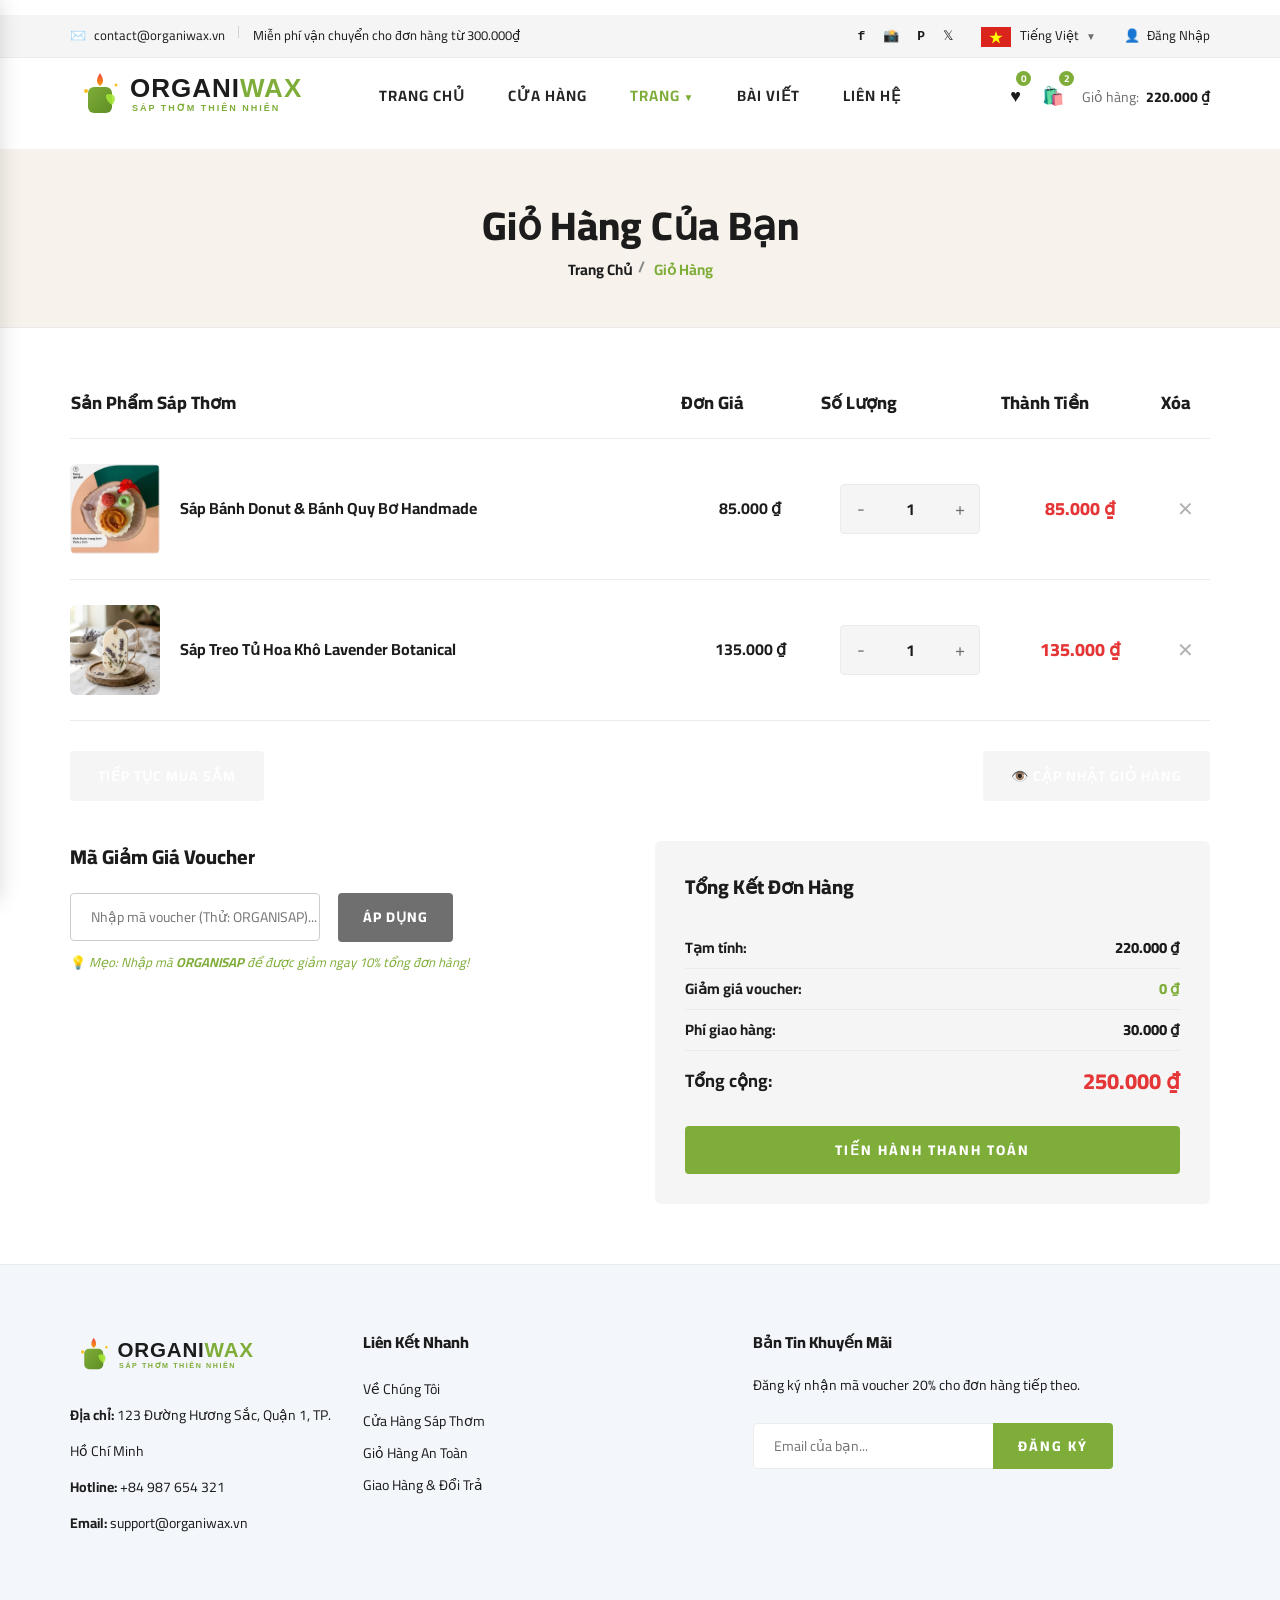
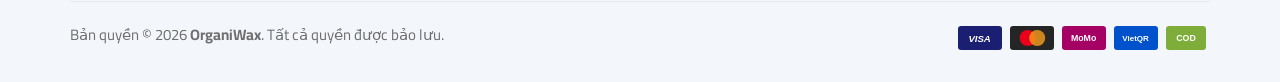
<file: 6651071055_LAB1/cart.html>
<!DOCTYPE html>
<html lang="vi">
<head>
  <meta charset="UTF-8">
  <meta name="description" content="Giỏ Hàng Mua Sắm Sáp Thơm OrganiWax">
  <meta name="viewport" content="width=device-width, initial-scale=1.0">
  <title>Giỏ Hàng Của Bạn | OrganiWax</title>

  <link rel="stylesheet" href="Styles/bootstrap.min.css" type="text/css">
  <link rel="stylesheet" href="Styles/font-awesome.min.css" type="text/css">
  <link rel="stylesheet" href="Styles/style.css" type="text/css">
</head>

<body>
  <!-- Humberger Menu Overlay for Mobile -->
  <div class="humberger__menu__overlay"></div>
  <div class="humberger__menu__wrapper">
    <div class="humberger__menu__close"><i class="fa fa-close"></i></div>
    <div class="humberger__menu__logo" style="margin-bottom: 25px;">
      <a href="index.html"><img src="Images/logo.svg" alt="OrganiWax Logo" style="width: 170px;"></a>
    </div>
    <div class="humberger__menu__cart" style="margin-bottom: 25px;">
      <ul>
        <li><a href="shop-grid.html"><i class="fa fa-heart"></i> <span class="wishlist-count-badge">0</span></a></li>
        <li><a href="shoping-cart.html"><i class="fa fa-shopping-bag"></i> <span class="cart-count-badge">0</span></a></li>
      </ul>
      <div class="header__cart__price">Giỏ hàng: <span class="cart-total-price">0₫</span></div>
    </div>
    <nav class="humberger__menu__nav">
      <ul>
        <li><a href="index.html">Trang Chủ</a></li>
        <li><a href="shop-grid.html">Cửa Hàng</a></li>
        <li class="active"><a href="shoping-cart.html">Giỏ Hàng</a></li>
        <li><a href="checkout.html">Thanh Toán</a></li>
        <li><a href="blog.html">Bài Viết</a></li>
        <li><a href="contact.html">Liên Hệ</a></li>
      </ul>
    </nav>
  </div>

  <!-- Header Section -->
  <header class="header">
    <div class="header__top">
      <div class="container">
        <div class="row">
          <div class="col-lg-6 col-md-6">
            <div class="header__top__left">
              <ul>
                <li><i class="fa fa-envelope"></i> contact@organiwax.vn</li>
                <li>Miễn phí vận chuyển cho đơn hàng từ 300.000₫</li>
              </ul>
            </div>
          </div>
          <div class="col-lg-6 col-md-6">
            <div class="header__top__right">
              <div class="header__top__right__social">
                <a href="#"><i class="fa fa-facebook"></i></a>
                <a href="#"><i class="fa fa-instagram"></i></a>
                <a href="#"><i class="fa fa-pinterest"></i></a>
                <a href="#"><i class="fa fa-twitter"></i></a>
              </div>
              <div class="header__top__right__language">
                <img src="Images/vietnam-flag.svg" alt="Tiếng Việt">
                <div>Tiếng Việt</div>
                <span class="fa fa-angle-down"></span>
                <ul>
                  <li><a href="#">Tiếng Việt</a></li>
                  <li><a href="#">English</a></li>
                </ul>
              </div>
              <div class="header__top__right__auth">
                <a href="contact.html"><i class="fa fa-user"></i> Đăng Nhập</a>
              </div>
            </div>
          </div>
        </div>
      </div>
    </div>
    <div class="container">
      <div class="row align-items-center">
        <div class="col-lg-3 col-md-4">
          <div class="header__logo">
            <a href="index.html"><img src="Images/logo.svg" alt="OrganiWax"></a>
          </div>
        </div>
        <div class="col-lg-6 col-md-8">
          <nav class="header__menu">
            <ul>
              <li><a href="index.html">Trang Chủ</a></li>
              <li><a href="shop-grid.html">Cửa Hàng</a></li>
              <li class="active">
                <a href="#">Trang <i class="fa fa-angle-down"></i></a>
                <ul class="header__menu__dropdown">
                  <li><a href="shop-details.html?id=5">Chi Tiết Sản Phẩm</a></li>
                  <li><a href="shoping-cart.html">Giỏ Hàng</a></li>
                  <li><a href="checkout.html">Thanh Toán</a></li>
                  <li><a href="blog-details.html">Chi Tiết Blog</a></li>
                </ul>
              </li>
              <li><a href="blog.html">Bài Viết</a></li>
              <li><a href="contact.html">Liên Hệ</a></li>
            </ul>
          </nav>
        </div>
        <div class="col-lg-3">
          <div class="header__cart">
            <ul>
              <li><a href="shop-grid.html"><i class="fa fa-heart"></i> <span class="wishlist-count-badge">0</span></a></li>
              <li><a href="shoping-cart.html"><i class="fa fa-shopping-bag"></i> <span class="cart-count-badge">0</span></a></li>
            </ul>
            <div class="header__cart__price">Giỏ hàng: <span class="cart-total-price">0₫</span></div>
          </div>
        </div>
      </div>
      <div class="humberger__open">
        <i class="fa fa-bars"></i>
      </div>
    </div>
  </header>

  <!-- Breadcrumb Section Begin -->
  <section class="breadcrumb-section">
    <div class="container">
      <div class="row">
        <div class="col-lg-12 text-center">
          <div class="breadcrumb__text">
            <h2>Giỏ Hàng Của Bạn</h2>
            <div class="breadcrumb__option">
              <a href="index.html">Trang Chủ</a>
              <span>Giỏ Hàng</span>
            </div>
          </div>
        </div>
      </div>
    </div>
  </section>
  <!-- Breadcrumb Section End -->

  <!-- Shoping Cart Section Begin -->
  <section class="shoping-cart spad">
    <div class="container">
      <div class="row">
        <div class="col-lg-12">
          <div class="shoping__cart__table">
            <table>
              <thead>
                <tr>
                  <th class="shoping__product">Sản Phẩm Sáp Thơm</th>
                  <th>Đơn Giá</th>
                  <th>Số Lượng</th>
                  <th>Thành Tiền</th>
                  <th>Xóa</th>
                </tr>
              </thead>
              <tbody id="cartTableBody">
                <!-- Dynamically populated by cart.js -->
              </tbody>
            </table>
          </div>
        </div>
      </div>

      <div class="row">
        <div class="col-lg-12">
          <div class="shoping__cart__btns" style="display: flex; justify-content: space-between; margin-bottom: 40px;">
            <a href="shop-grid.html" class="primary-btn cart-btn">TIẾP TỤC MUA SẮM</a>
            <a href="javascript:void(0)" onclick="renderCartPage()" class="primary-btn cart-btn cart-btn-right"><i class="fa fa-retweet"></i> CẬP NHẬT GIỎ HÀNG</a>
          </div>
        </div>

        <div class="col-lg-6">
          <div class="shoping__discount">
            <h5>Mã Giảm Giá Voucher</h5>
            <form onsubmit="applyCoupon(event)">
              <input type="text" id="couponInput" placeholder="Nhập mã voucher (Thử: ORGANISAP)...">
              <button type="submit" class="site-btn">ÁP DỤNG</button>
            </form>
            <p style="font-size: 13px; color: #7fad39; margin-top: 8px;">💡 <i>Mẹo: Nhập mã <b>ORGANISAP</b> để được giảm ngay 10% tổng đơn hàng!</i></p>
          </div>
        </div>

        <div class="col-lg-6">
          <div class="shoping__checkout">
            <h5>Tổng Kết Đơn Hàng</h5>
            <ul>
              <li>Tạm tính: <span id="cartSubtotal">0₫</span></li>
              <li>Giảm giá voucher: <span id="cartDiscount" style="color: #7fad39;">0₫</span></li>
              <li>Phí giao hàng: <span id="cartShipping">Miễn phí</span></li>
              <li class="total">Tổng cộng: <span id="cartTotal">0₫</span></li>
            </ul>
            <a href="checkout.html" class="primary-btn">TIẾN HÀNH THANH TOÁN</a>
          </div>
        </div>
      </div>
    </div>
  </section>
  <!-- Shoping Cart Section End -->

  <!-- Footer Section Begin -->
  <footer class="footer spad">
    <div class="container">
      <div class="row">
        <div class="col-lg-3 col-md-6 col-sm-6">
          <div class="footer__about">
            <div class="footer__about__logo">
              <a href="index.html"><img src="Images/logo.svg" alt="OrganiWax" style="width: 190px;"></a>
            </div>
            <ul>
              <li><b>Địa chỉ:</b> 123 Đường Hương Sắc, Quận 1, TP. Hồ Chí Minh</li>
              <li><b>Hotline:</b> +84 987 654 321</li>
              <li><b>Email:</b> support@organiwax.vn</li>
            </ul>
          </div>
        </div>
        <div class="col-lg-4 col-md-6 col-sm-6 offset-lg-1">
          <div class="footer__widget">
            <h6>Liên Kết Nhanh</h6>
            <ul>
              <li><a href="index.html">Về Chúng Tôi</a></li>
              <li><a href="shop-grid.html">Cửa Hàng Sáp Thơm</a></li>
              <li><a href="shoping-cart.html">Giỏ Hàng An Toàn</a></li>
              <li><a href="checkout.html">Giao Hàng & Đổi Trả</a></li>
            </ul>
          </div>
        </div>
        <div class="col-lg-4 col-md-12">
          <div class="footer__widget">
            <h6>Bản Tin Khuyến Mãi</h6>
            <p>Đăng ký nhận mã voucher 20% cho đơn hàng tiếp theo.</p>
            <form onsubmit="event.preventDefault(); showToast('Đăng ký nhận voucher thành công!');">
              <input type="email" placeholder="Email của bạn..." required>
              <button type="submit" class="site-btn">ĐĂNG KÝ</button>
            </form>
          </div>
        </div>
      </div>
      <div class="row">
        <div class="col-lg-12">
          <div class="footer__copyright">
            <div class="footer__copyright__text">
              <p>Bản quyền &copy; 2026 <b>OrganiWax</b>. Tất cả quyền được bảo lưu.</p>
            </div>
            <div class="footer__copyright__payment">
              <img src="Images/payment-methods.svg" alt="Cổng thanh toán">
            </div>
          </div>
        </div>
      </div>
    </div>
  </footer>

  <div id="cartToast" class="toast-msg"></div>
  <script src="Scripts/cart.js"></script>
  <script src="Scripts/main.js"></script>
</body>
</html>
</file>
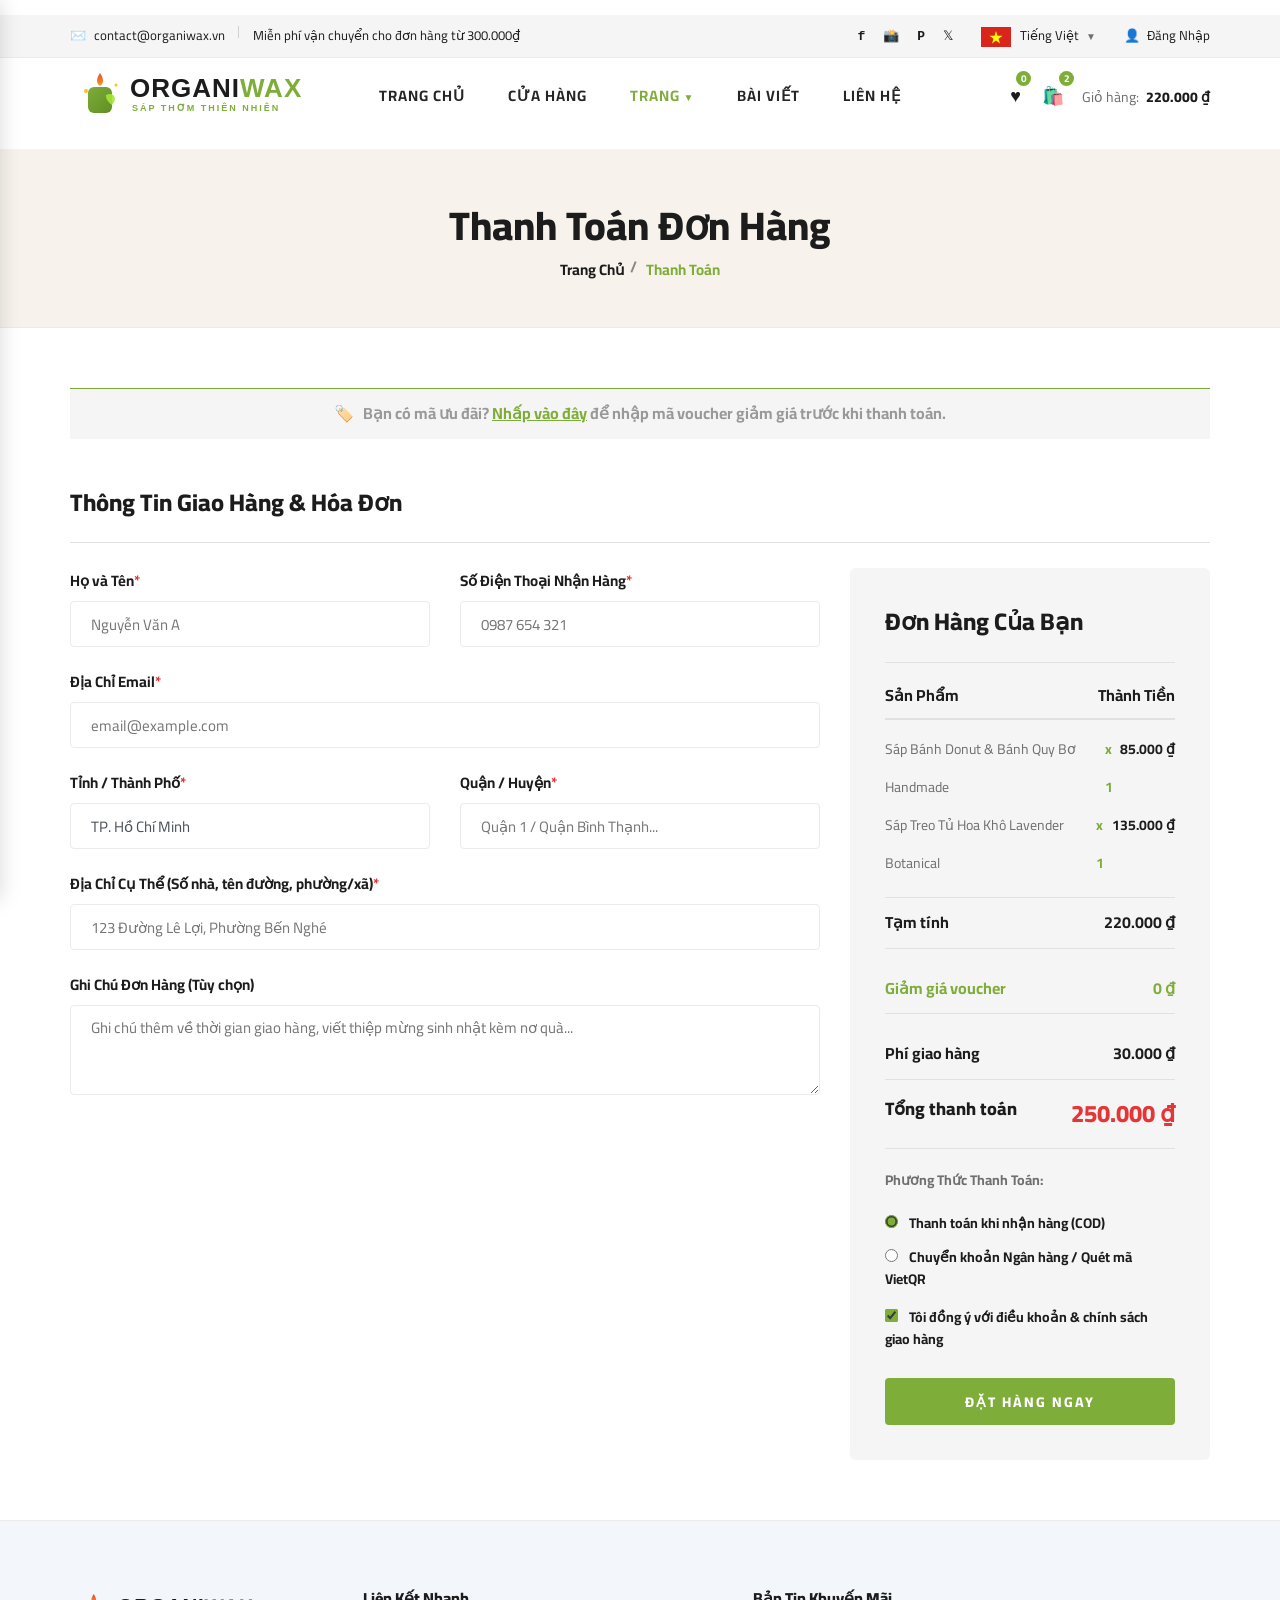
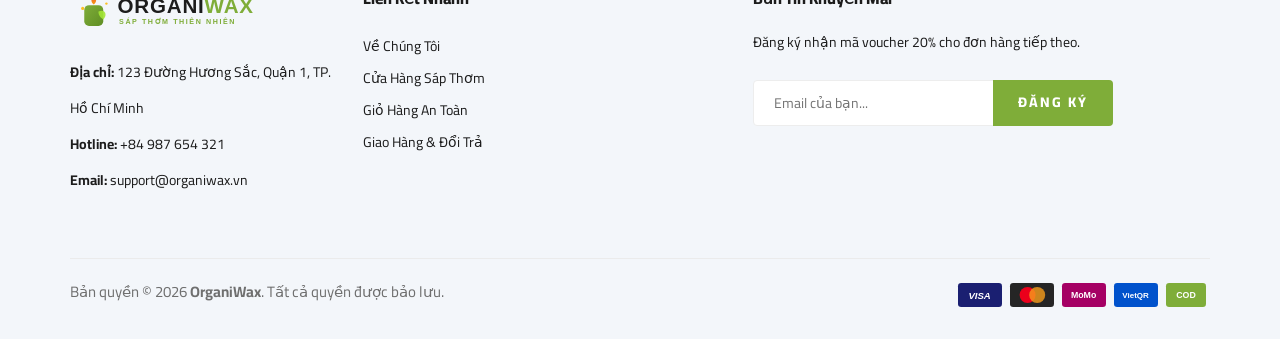
<file: 6651071055_LAB1/checkout.html>
<!DOCTYPE html>
<html lang="vi">
<head>
  <meta charset="UTF-8">
  <meta name="description" content="Thanh Toán Đơn Hàng Sáp Thơm OrganiWax">
  <meta name="viewport" content="width=device-width, initial-scale=1.0">
  <title>Thanh Toán Đơn Hàng | OrganiWax</title>

  <link rel="stylesheet" href="Styles/bootstrap.min.css" type="text/css">
  <link rel="stylesheet" href="Styles/font-awesome.min.css" type="text/css">
  <link rel="stylesheet" href="Styles/style.css" type="text/css">
</head>

<body>
  <!-- Humberger Menu Overlay for Mobile -->
  <div class="humberger__menu__overlay"></div>
  <div class="humberger__menu__wrapper">
    <div class="humberger__menu__close"><i class="fa fa-close"></i></div>
    <div class="humberger__menu__logo" style="margin-bottom: 25px;">
      <a href="index.html"><img src="Images/logo.svg" alt="OrganiWax Logo" style="width: 170px;"></a>
    </div>
    <div class="humberger__menu__cart" style="margin-bottom: 25px;">
      <ul>
        <li><a href="shop-grid.html"><i class="fa fa-heart"></i> <span class="wishlist-count-badge">0</span></a></li>
        <li><a href="shoping-cart.html"><i class="fa fa-shopping-bag"></i> <span class="cart-count-badge">0</span></a></li>
      </ul>
      <div class="header__cart__price">Giỏ hàng: <span class="cart-total-price">0₫</span></div>
    </div>
    <nav class="humberger__menu__nav">
      <ul>
        <li><a href="index.html">Trang Chủ</a></li>
        <li><a href="shop-grid.html">Cửa Hàng</a></li>
        <li><a href="shoping-cart.html">Giỏ Hàng</a></li>
        <li class="active"><a href="checkout.html">Thanh Toán</a></li>
        <li><a href="blog.html">Bài Viết</a></li>
        <li><a href="contact.html">Liên Hệ</a></li>
      </ul>
    </nav>
  </div>

  <!-- Header Section -->
  <header class="header">
    <div class="header__top">
      <div class="container">
        <div class="row">
          <div class="col-lg-6 col-md-6">
            <div class="header__top__left">
              <ul>
                <li><i class="fa fa-envelope"></i> contact@organiwax.vn</li>
                <li>Miễn phí vận chuyển cho đơn hàng từ 300.000₫</li>
              </ul>
            </div>
          </div>
          <div class="col-lg-6 col-md-6">
            <div class="header__top__right">
              <div class="header__top__right__social">
                <a href="#"><i class="fa fa-facebook"></i></a>
                <a href="#"><i class="fa fa-instagram"></i></a>
                <a href="#"><i class="fa fa-pinterest"></i></a>
                <a href="#"><i class="fa fa-twitter"></i></a>
              </div>
              <div class="header__top__right__language">
                <img src="Images/vietnam-flag.svg" alt="Tiếng Việt">
                <div>Tiếng Việt</div>
                <span class="fa fa-angle-down"></span>
                <ul>
                  <li><a href="#">Tiếng Việt</a></li>
                  <li><a href="#">English</a></li>
                </ul>
              </div>
              <div class="header__top__right__auth">
                <a href="contact.html"><i class="fa fa-user"></i> Đăng Nhập</a>
              </div>
            </div>
          </div>
        </div>
      </div>
    </div>
    <div class="container">
      <div class="row align-items-center">
        <div class="col-lg-3 col-md-4">
          <div class="header__logo">
            <a href="index.html"><img src="Images/logo.svg" alt="OrganiWax"></a>
          </div>
        </div>
        <div class="col-lg-6 col-md-8">
          <nav class="header__menu">
            <ul>
              <li><a href="index.html">Trang Chủ</a></li>
              <li><a href="shop-grid.html">Cửa Hàng</a></li>
              <li class="active">
                <a href="#">Trang <i class="fa fa-angle-down"></i></a>
                <ul class="header__menu__dropdown">
                  <li><a href="shop-details.html?id=5">Chi Tiết Sản Phẩm</a></li>
                  <li><a href="shoping-cart.html">Giỏ Hàng</a></li>
                  <li><a href="checkout.html">Thanh Toán</a></li>
                  <li><a href="blog-details.html">Chi Tiết Blog</a></li>
                </ul>
              </li>
              <li><a href="blog.html">Bài Viết</a></li>
              <li><a href="contact.html">Liên Hệ</a></li>
            </ul>
          </nav>
        </div>
        <div class="col-lg-3">
          <div class="header__cart">
            <ul>
              <li><a href="shop-grid.html"><i class="fa fa-heart"></i> <span class="wishlist-count-badge">0</span></a></li>
              <li><a href="shoping-cart.html"><i class="fa fa-shopping-bag"></i> <span class="cart-count-badge">0</span></a></li>
            </ul>
            <div class="header__cart__price">Giỏ hàng: <span class="cart-total-price">0₫</span></div>
          </div>
        </div>
      </div>
      <div class="humberger__open">
        <i class="fa fa-bars"></i>
      </div>
    </div>
  </header>

  <!-- Breadcrumb Section Begin -->
  <section class="breadcrumb-section">
    <div class="container">
      <div class="row">
        <div class="col-lg-12 text-center">
          <div class="breadcrumb__text">
            <h2>Thanh Toán Đơn Hàng</h2>
            <div class="breadcrumb__option">
              <a href="index.html">Trang Chủ</a>
              <span>Thanh Toán</span>
            </div>
          </div>
        </div>
      </div>
    </div>
  </section>
  <!-- Breadcrumb Section End -->

  <!-- Checkout Section Begin -->
  <section class="checkout spad">
    <div class="container">
      <div class="row">
        <div class="col-lg-12">
          <h6>
            <span class="fa fa-tag" style="color: #7fad39; margin-right: 6px;"></span>
            Bạn có mã ưu đãi? <a href="shoping-cart.html">Nhấp vào đây</a> để nhập mã voucher giảm giá trước khi thanh toán.
          </h6>
        </div>
      </div>
      <div class="checkout__form">
        <h4>Thông Tin Giao Hàng & Hóa Đơn</h4>
        <form onsubmit="submitOrder(event)">
          <div class="row">
            <!-- Left: Customer Info Form -->
            <div class="col-lg-8 col-md-6">
              <div class="row">
                <div class="col-lg-6">
                  <div class="checkout__input">
                    <p>Họ và Tên<span>*</span></p>
                    <input type="text" id="custName" placeholder="Nguyễn Văn A" required>
                  </div>
                </div>
                <div class="col-lg-6">
                  <div class="checkout__input">
                    <p>Số Điện Thoại Nhận Hàng<span>*</span></p>
                    <input type="tel" id="custPhone" placeholder="0987 654 321" required>
                  </div>
                </div>
              </div>
              <div class="checkout__input">
                <p>Địa Chỉ Email<span>*</span></p>
                <input type="email" id="custEmail" placeholder="email@example.com" required>
              </div>
              <div class="row">
                <div class="col-lg-6">
                  <div class="checkout__input">
                    <p>Tỉnh / Thành Phố<span>*</span></p>
                    <input type="text" value="TP. Hồ Chí Minh" required>
                  </div>
                </div>
                <div class="col-lg-6">
                  <div class="checkout__input">
                    <p>Quận / Huyện<span>*</span></p>
                    <input type="text" placeholder="Quận 1 / Quận Bình Thạnh..." required>
                  </div>
                </div>
              </div>
              <div class="checkout__input">
                <p>Địa Chỉ Cụ Thể (Số nhà, tên đường, phường/xã)<span>*</span></p>
                <input type="text" id="custAddress" placeholder="123 Đường Lê Lợi, Phường Bến Nghé" required>
              </div>
              <div class="checkout__input">
                <p>Ghi Chú Đơn Hàng (Tùy chọn)</p>
                <textarea placeholder="Ghi chú thêm về thời gian giao hàng, viết thiệp mừng sinh nhật kèm nơ quà..."></textarea>
              </div>
            </div>

            <!-- Right: Order Summary & Payment -->
            <div class="col-lg-4 col-md-6">
              <div class="checkout__order">
                <h4>Đơn Hàng Của Bạn</h4>
                <div class="checkout__order__products" style="display: flex; justify-content: space-between; border-bottom: 2px solid #e1e1e1; padding-bottom: 10px;">
                  <b>Sản Phẩm</b> <b>Thành Tiền</b>
                </div>
                <ul id="checkoutOrderItems">
                  <!-- Dynamically rendered -->
                </ul>
                <div class="checkout__order__subtotal">
                  Tạm tính <span id="checkoutSubtotal">0₫</span>
                </div>
                <div class="checkout__order__subtotal" style="color: #7fad39; border-top: none; margin-top: 0;">
                  Giảm giá voucher <span id="checkoutDiscount">0₫</span>
                </div>
                <div class="checkout__order__subtotal" style="border-top: none; margin-top: 0;">
                  Phí giao hàng <span id="checkoutShipping">Miễn phí</span>
                </div>
                <div class="checkout__order__total">
                  Tổng thanh toán <span id="checkoutTotal">0₫</span>
                </div>

                <!-- Payment Methods -->
                <div style="margin-bottom: 20px;">
                  <b>Phương Thức Thanh Toán:</b>
                </div>
                <div class="checkout__input__checkbox">
                  <label>
                    <input type="radio" name="paymentMethod" value="cod" checked onchange="togglePaymentMethod('cod')">
                    Thanh toán khi nhận hàng (COD)
                  </label>
                </div>
                <div class="checkout__input__checkbox">
                  <label>
                    <input type="radio" name="paymentMethod" value="bank" onchange="togglePaymentMethod('bank')">
                    Chuyển khoản Ngân hàng / Quét mã VietQR
                  </label>
                </div>

                <div id="bankTransferInfo" class="bank-transfer-box">
                  <h6 style="color: #0052cc; font-weight: 800; margin-bottom: 8px;">QUÉT MÃ VIETQR ĐỂ THANH TOÁN</h6>
                  <img src="Images/qr-code.svg" alt="VietQR Code OrganiWax">
                  <p style="font-size: 12px; margin-bottom: 4px;"><b>Ngân hàng:</b> MB Bank (Quân Đội)</p>
                  <p style="font-size: 12px; margin-bottom: 4px;"><b>Số tài khoản:</b> 9999.8888.6868</p>
                  <p style="font-size: 12px; margin-bottom: 0;"><b>Chủ TK:</b> TIEM SAP THOM ORGANIWAX</p>
                </div>

                <div class="checkout__input__checkbox" style="margin-top: 15px;">
                  <label>
                    <input type="checkbox" checked required>
                    Tôi đồng ý với điều khoản & chính sách giao hàng
                  </label>
                </div>

                <button type="submit" class="site-btn" style="width: 100%; margin-top: 15px;">ĐẶT HÀNG NGAY</button>
              </div>
            </div>
          </div>
        </form>
      </div>
    </div>
  </section>
  <!-- Checkout Section End -->

  <!-- Order Success Modal Popup -->
  <div id="orderSuccessModal" class="modal-overlay">
    <div class="modal-box">
      <div style="font-size: 55px; color: #7fad39; margin-bottom: 10px;">🎉</div>
      <h3 style="color: #1c1c1c; font-weight: 800; margin-bottom: 10px;">ĐẶT HÀNG THÀNH CÔNG!</h3>
      <p style="color: #6f6f6f; font-size: 14px;">Cảm ơn bạn đã tin tưởng mua sắm tại <b>OrganiWax</b>. Nhân viên tư vấn sẽ liên hệ xác nhận đơn hàng của bạn trong vòng 15 phút.</p>
      <div style="background: #fdfbf7; padding: 15px; border-radius: 6px; border: 1px dashed #7fad39; margin-bottom: 20px;">
        <p style="margin: 0; font-size: 14px;">Mã đơn hàng: <b id="modalOrderId" style="color: #7fad39; font-size: 18px;">WAX123456</b></p>
      </div>
      <button class="primary-btn" onclick="closeModal()">TIẾP TỤC MUA SẮM</button>
    </div>
  </div>

  <!-- Footer Section Begin -->
  <footer class="footer spad">
    <div class="container">
      <div class="row">
        <div class="col-lg-3 col-md-6 col-sm-6">
          <div class="footer__about">
            <div class="footer__about__logo">
              <a href="index.html"><img src="Images/logo.svg" alt="OrganiWax" style="width: 190px;"></a>
            </div>
            <ul>
              <li><b>Địa chỉ:</b> 123 Đường Hương Sắc, Quận 1, TP. Hồ Chí Minh</li>
              <li><b>Hotline:</b> +84 987 654 321</li>
              <li><b>Email:</b> support@organiwax.vn</li>
            </ul>
          </div>
        </div>
        <div class="col-lg-4 col-md-6 col-sm-6 offset-lg-1">
          <div class="footer__widget">
            <h6>Liên Kết Nhanh</h6>
            <ul>
              <li><a href="index.html">Về Chúng Tôi</a></li>
              <li><a href="shop-grid.html">Cửa Hàng Sáp Thơm</a></li>
              <li><a href="shoping-cart.html">Giỏ Hàng An Toàn</a></li>
              <li><a href="checkout.html">Giao Hàng & Đổi Trả</a></li>
            </ul>
          </div>
        </div>
        <div class="col-lg-4 col-md-12">
          <div class="footer__widget">
            <h6>Bản Tin Khuyến Mãi</h6>
            <p>Đăng ký nhận mã voucher 20% cho đơn hàng tiếp theo.</p>
            <form onsubmit="event.preventDefault(); showToast('Đăng ký nhận voucher thành công!');">
              <input type="email" placeholder="Email của bạn..." required>
              <button type="submit" class="site-btn">ĐĂNG KÝ</button>
            </form>
          </div>
        </div>
      </div>
      <div class="row">
        <div class="col-lg-12">
          <div class="footer__copyright">
            <div class="footer__copyright__text">
              <p>Bản quyền &copy; 2026 <b>OrganiWax</b>. Tất cả quyền được bảo lưu.</p>
            </div>
            <div class="footer__copyright__payment">
              <img src="Images/payment-methods.svg" alt="Cổng thanh toán">
            </div>
          </div>
        </div>
      </div>
    </div>
  </footer>

  <div id="cartToast" class="toast-msg"></div>
  <script src="Scripts/cart.js"></script>
  <script src="Scripts/main.js"></script>
</body>
</html>
</file>
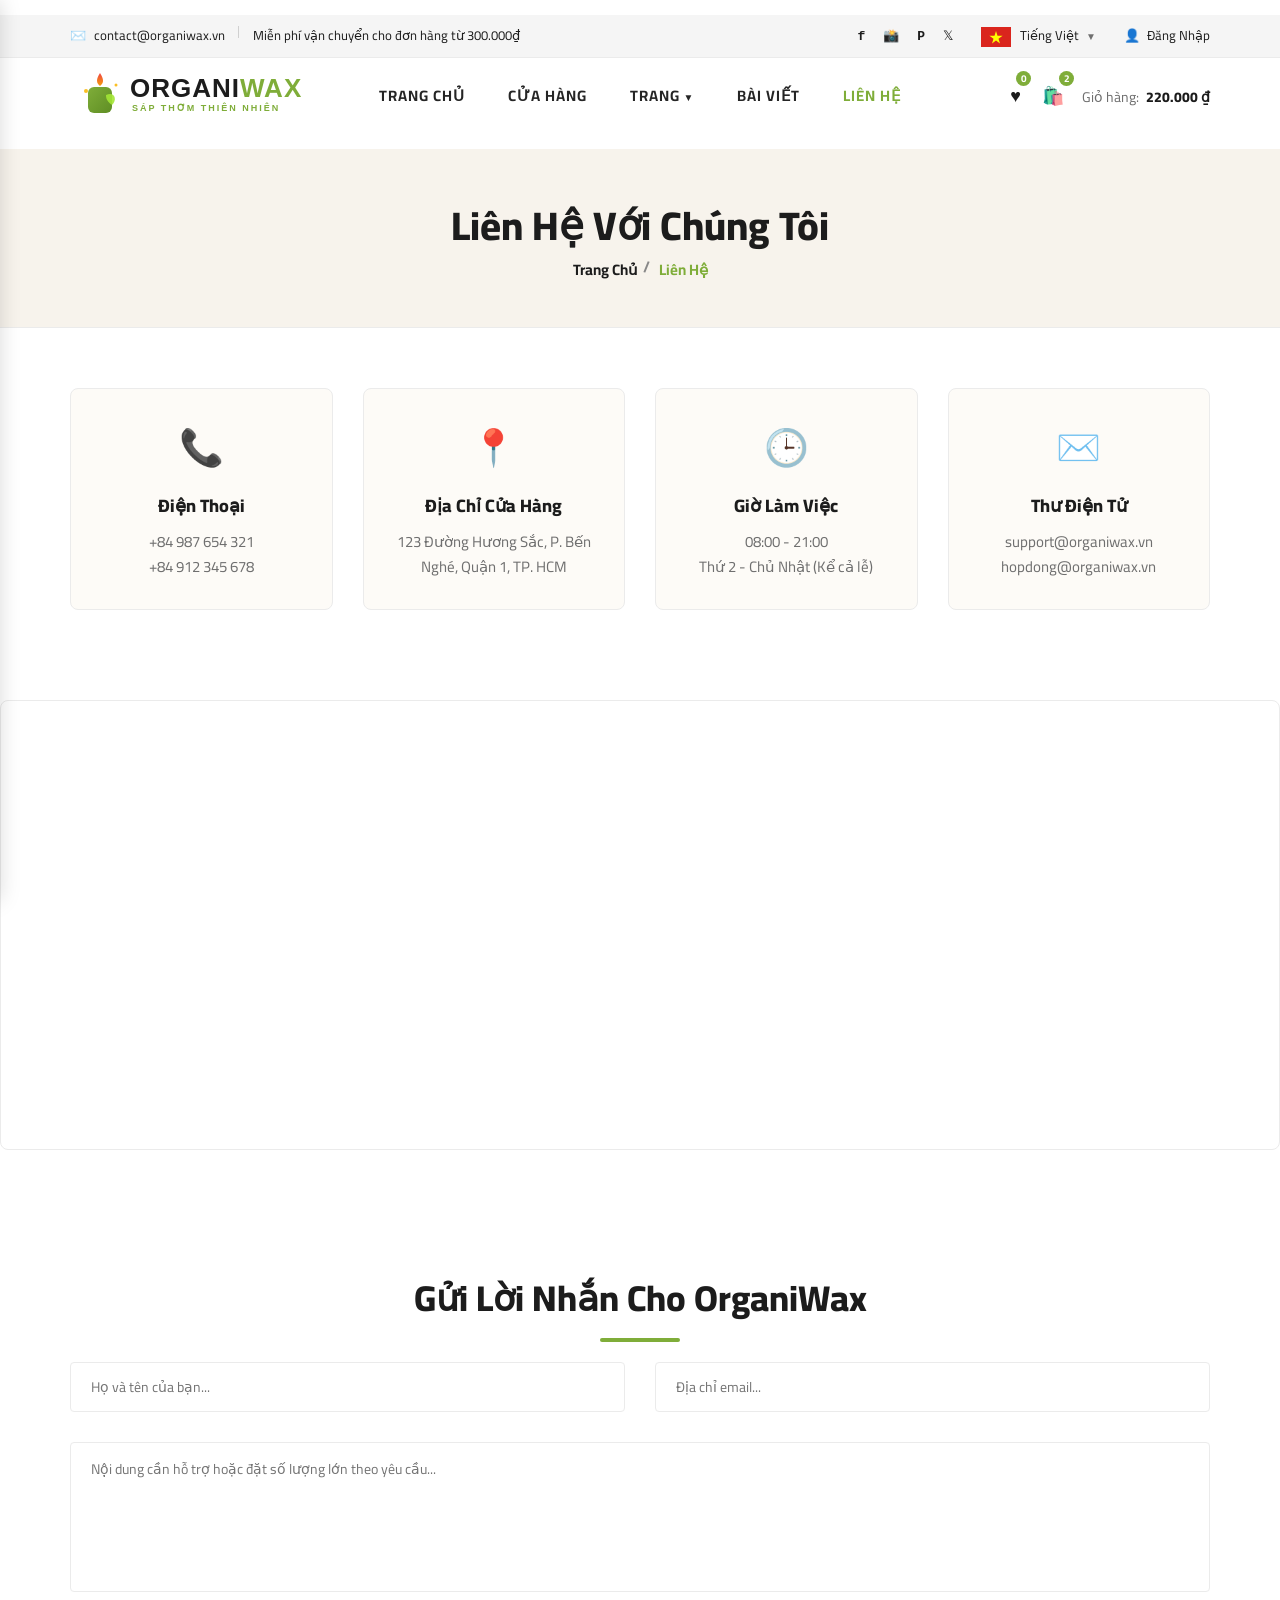
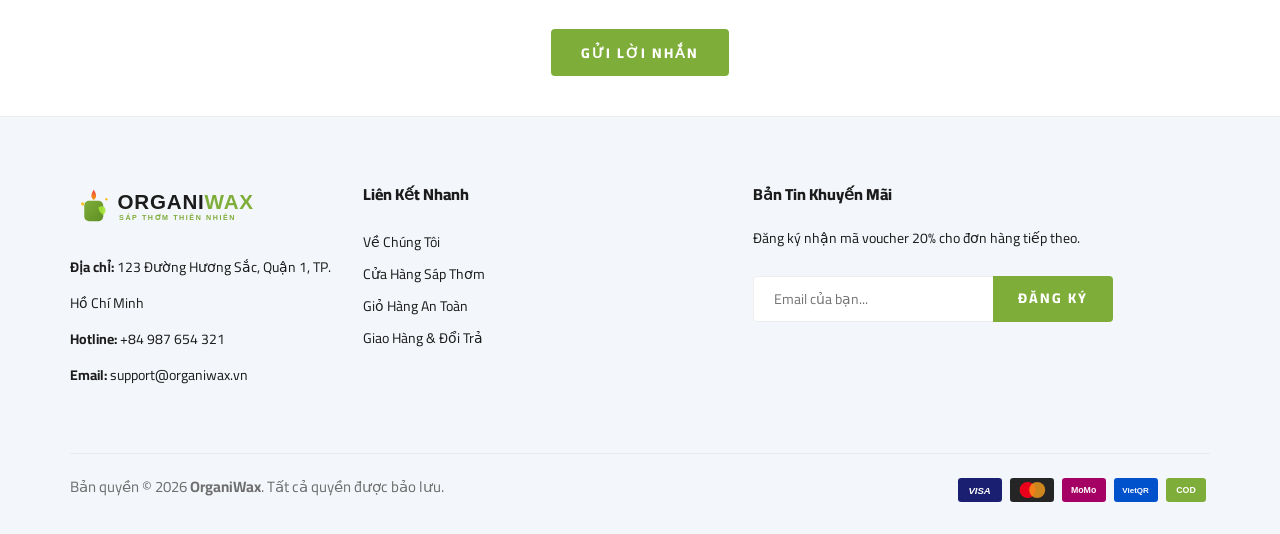
<file: 6651071055_LAB1/contact.html>
<!DOCTYPE html>
<html lang="vi">
<head>
  <meta charset="UTF-8">
  <meta name="description" content="Liên Hệ Tiệm Sáp Thơm OrganiWax">
  <meta name="viewport" content="width=device-width, initial-scale=1.0">
  <title>Liên Hệ Với Chúng Tôi | OrganiWax</title>

  <link rel="stylesheet" href="Styles/bootstrap.min.css" type="text/css">
  <link rel="stylesheet" href="Styles/font-awesome.min.css" type="text/css">
  <link rel="stylesheet" href="Styles/style.css" type="text/css">
</head>

<body>
  <!-- Humberger Menu Overlay for Mobile -->
  <div class="humberger__menu__overlay"></div>
  <div class="humberger__menu__wrapper">
    <div class="humberger__menu__close"><i class="fa fa-close"></i></div>
    <div class="humberger__menu__logo" style="margin-bottom: 25px;">
      <a href="index.html"><img src="Images/logo.svg" alt="OrganiWax Logo" style="width: 170px;"></a>
    </div>
    <div class="humberger__menu__cart" style="margin-bottom: 25px;">
      <ul>
        <li><a href="shop-grid.html"><i class="fa fa-heart"></i> <span class="wishlist-count-badge">0</span></a></li>
        <li><a href="shoping-cart.html"><i class="fa fa-shopping-bag"></i> <span class="cart-count-badge">0</span></a></li>
      </ul>
      <div class="header__cart__price">Giỏ hàng: <span class="cart-total-price">0₫</span></div>
    </div>
    <nav class="humberger__menu__nav">
      <ul>
        <li><a href="index.html">Trang Chủ</a></li>
        <li><a href="shop-grid.html">Cửa Hàng</a></li>
        <li><a href="shoping-cart.html">Giỏ Hàng</a></li>
        <li><a href="checkout.html">Thanh Toán</a></li>
        <li><a href="blog.html">Bài Viết</a></li>
        <li class="active"><a href="contact.html">Liên Hệ</a></li>
      </ul>
    </nav>
  </div>

  <!-- Header Section -->
  <header class="header">
    <div class="header__top">
      <div class="container">
        <div class="row">
          <div class="col-lg-6 col-md-6">
            <div class="header__top__left">
              <ul>
                <li><i class="fa fa-envelope"></i> contact@organiwax.vn</li>
                <li>Miễn phí vận chuyển cho đơn hàng từ 300.000₫</li>
              </ul>
            </div>
          </div>
          <div class="col-lg-6 col-md-6">
            <div class="header__top__right">
              <div class="header__top__right__social">
                <a href="#"><i class="fa fa-facebook"></i></a>
                <a href="#"><i class="fa fa-instagram"></i></a>
                <a href="#"><i class="fa fa-pinterest"></i></a>
                <a href="#"><i class="fa fa-twitter"></i></a>
              </div>
              <div class="header__top__right__language">
                <img src="Images/vietnam-flag.svg" alt="Tiếng Việt">
                <div>Tiếng Việt</div>
                <span class="fa fa-angle-down"></span>
                <ul>
                  <li><a href="#">Tiếng Việt</a></li>
                  <li><a href="#">English</a></li>
                </ul>
              </div>
              <div class="header__top__right__auth">
                <a href="contact.html"><i class="fa fa-user"></i> Đăng Nhập</a>
              </div>
            </div>
          </div>
        </div>
      </div>
    </div>
    <div class="container">
      <div class="row align-items-center">
        <div class="col-lg-3 col-md-4">
          <div class="header__logo">
            <a href="index.html"><img src="Images/logo.svg" alt="OrganiWax"></a>
          </div>
        </div>
        <div class="col-lg-6 col-md-8">
          <nav class="header__menu">
            <ul>
              <li><a href="index.html">Trang Chủ</a></li>
              <li><a href="shop-grid.html">Cửa Hàng</a></li>
              <li>
                <a href="#">Trang <i class="fa fa-angle-down"></i></a>
                <ul class="header__menu__dropdown">
                  <li><a href="shop-details.html?id=5">Chi Tiết Sản Phẩm</a></li>
                  <li><a href="shoping-cart.html">Giỏ Hàng</a></li>
                  <li><a href="checkout.html">Thanh Toán</a></li>
                  <li><a href="blog-details.html">Chi Tiết Blog</a></li>
                </ul>
              </li>
              <li><a href="blog.html">Bài Viết</a></li>
              <li class="active"><a href="contact.html">Liên Hệ</a></li>
            </ul>
          </nav>
        </div>
        <div class="col-lg-3">
          <div class="header__cart">
            <ul>
              <li><a href="shop-grid.html"><i class="fa fa-heart"></i> <span class="wishlist-count-badge">0</span></a></li>
              <li><a href="shoping-cart.html"><i class="fa fa-shopping-bag"></i> <span class="cart-count-badge">0</span></a></li>
            </ul>
            <div class="header__cart__price">Giỏ hàng: <span class="cart-total-price">0₫</span></div>
          </div>
        </div>
      </div>
      <div class="humberger__open">
        <i class="fa fa-bars"></i>
      </div>
    </div>
  </header>

  <!-- Breadcrumb Section Begin -->
  <section class="breadcrumb-section">
    <div class="container">
      <div class="row">
        <div class="col-lg-12 text-center">
          <div class="breadcrumb__text">
            <h2>Liên Hệ Với Chúng Tôi</h2>
            <div class="breadcrumb__option">
              <a href="index.html">Trang Chủ</a>
              <span>Liên Hệ</span>
            </div>
          </div>
        </div>
      </div>
    </div>
  </section>
  <!-- Breadcrumb Section End -->

  <!-- Contact Section Begin -->
  <section class="contact spad">
    <div class="container">
      <div class="row">
        <div class="col-lg-3 col-md-3 col-sm-6 text-center">
          <div class="contact__widget">
            <span><i class="fa fa-phone"></i></span>
            <h4>Điện Thoại</h4>
            <p>+84 987 654 321</p>
            <p>+84 912 345 678</p>
          </div>
        </div>

        <div class="col-lg-3 col-md-3 col-sm-6 text-center">
          <div class="contact__widget">
            <span><i class="fa fa-map-marker"></i></span>
            <h4>Địa Chỉ Cửa Hàng</h4>
            <p>123 Đường Hương Sắc, P. Bến Nghé, Quận 1, TP. HCM</p>
          </div>
        </div>

        <div class="col-lg-3 col-md-3 col-sm-6 text-center">
          <div class="contact__widget">
            <span><i class="fa fa-clock-o"></i></span>
            <h4>Giờ Làm Việc</h4>
            <p>08:00 - 21:00</p>
            <p>Thứ 2 - Chủ Nhật (Kể cả lễ)</p>
          </div>
        </div>

        <div class="col-lg-3 col-md-3 col-sm-6 text-center">
          <div class="contact__widget">
            <span><i class="fa fa-envelope"></i></span>
            <h4>Thư Điện Tử</h4>
            <p>support@organiwax.vn</p>
            <p>hopdong@organiwax.vn</p>
          </div>
        </div>
      </div>
    </div>
  </section>
  <!-- Contact Section End -->

  <!-- Map Begin -->
  <div class="map">
    <div class="container">
      <iframe src="https://www.google.com/maps/embed?pb=!1m18!1m12!1m3!1d3919.4946681007846!2d106.6974113148007!3d10.77337429232332!2m3!1f0!2f0!3f0!3m2!1i1024!2i768!4f13.1!3m3!1m2!1s0x31752f385570472f%3A0x1787491dd46d36e6!2zQ2jhu6MgQuG6v24gVGjDoG5o!5e0!3m2!1svi!2s!4v1620000000000!5m2!1svi!2s" height="450" style="border:0;" allowfullscreen="" loading="lazy"></iframe>
    </div>
  </div>
  <!-- Map End -->

  <!-- Contact Form Begin -->
  <div class="contact-form spad">
    <div class="container">
      <div class="row">
        <div class="col-lg-12">
          <div class="contact__form__title section-title">
            <h2>Gửi Lời Nhắn Cho OrganiWax</h2>
          </div>
        </div>
      </div>
      <form onsubmit="event.preventDefault(); showToast('Cảm ơn bạn! Lời nhắn đã được gửi đến ban quản trị OrganiWax.'); document.getElementById('contactFormMsg').value = '';">
        <div class="row">
          <div class="col-lg-6 col-md-6">
            <input type="text" placeholder="Họ và tên của bạn..." required>
          </div>
          <div class="col-lg-6 col-md-6">
            <input type="email" placeholder="Địa chỉ email..." required>
          </div>
          <div class="col-lg-12 text-center">
            <textarea id="contactFormMsg" placeholder="Nội dung cần hỗ trợ hoặc đặt số lượng lớn theo yêu cầu..." required></textarea>
            <button type="submit" class="site-btn">GỬI LỜI NHẮN</button>
          </div>
        </div>
      </form>
    </div>
  </div>
  <!-- Contact Form End -->

  <!-- Footer Section Begin -->
  <footer class="footer spad">
    <div class="container">
      <div class="row">
        <div class="col-lg-3 col-md-6 col-sm-6">
          <div class="footer__about">
            <div class="footer__about__logo">
              <a href="index.html"><img src="Images/logo.svg" alt="OrganiWax" style="width: 190px;"></a>
            </div>
            <ul>
              <li><b>Địa chỉ:</b> 123 Đường Hương Sắc, Quận 1, TP. Hồ Chí Minh</li>
              <li><b>Hotline:</b> +84 987 654 321</li>
              <li><b>Email:</b> support@organiwax.vn</li>
            </ul>
          </div>
        </div>
        <div class="col-lg-4 col-md-6 col-sm-6 offset-lg-1">
          <div class="footer__widget">
            <h6>Liên Kết Nhanh</h6>
            <ul>
              <li><a href="index.html">Về Chúng Tôi</a></li>
              <li><a href="shop-grid.html">Cửa Hàng Sáp Thơm</a></li>
              <li><a href="shoping-cart.html">Giỏ Hàng An Toàn</a></li>
              <li><a href="checkout.html">Giao Hàng & Đổi Trả</a></li>
            </ul>
          </div>
        </div>
        <div class="col-lg-4 col-md-12">
          <div class="footer__widget">
            <h6>Bản Tin Khuyến Mãi</h6>
            <p>Đăng ký nhận mã voucher 20% cho đơn hàng tiếp theo.</p>
            <form onsubmit="event.preventDefault(); showToast('Đăng ký nhận voucher thành công!');">
              <input type="email" placeholder="Email của bạn..." required>
              <button type="submit" class="site-btn">ĐĂNG KÝ</button>
            </form>
          </div>
        </div>
      </div>
      <div class="row">
        <div class="col-lg-12">
          <div class="footer__copyright">
            <div class="footer__copyright__text">
              <p>Bản quyền &copy; 2026 <b>OrganiWax</b>. Tất cả quyền được bảo lưu.</p>
            </div>
            <div class="footer__copyright__payment">
              <img src="Images/payment-methods.svg" alt="Cổng thanh toán">
            </div>
          </div>
        </div>
      </div>
    </div>
  </footer>

  <div id="cartToast" class="toast-msg"></div>
  <script src="Scripts/cart.js"></script>
  <script src="Scripts/main.js"></script>
</body>
</html>
</file>
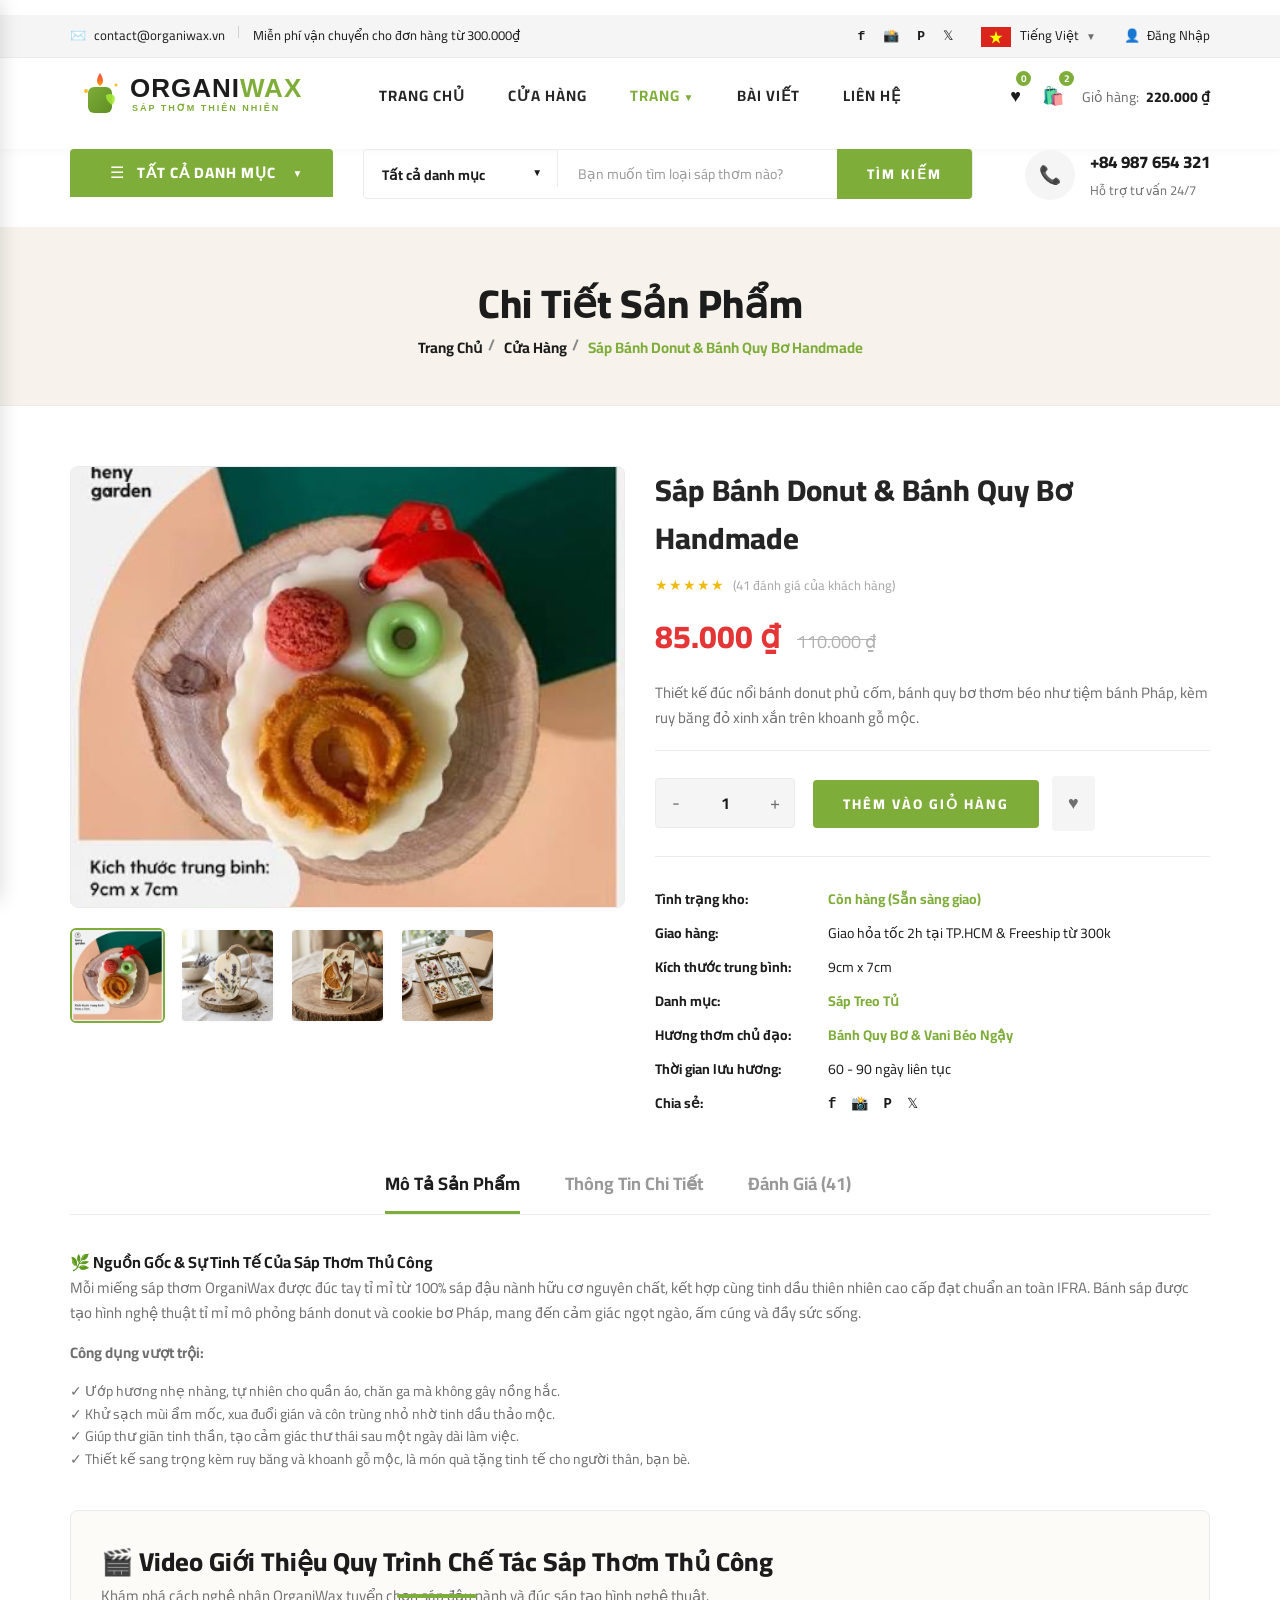
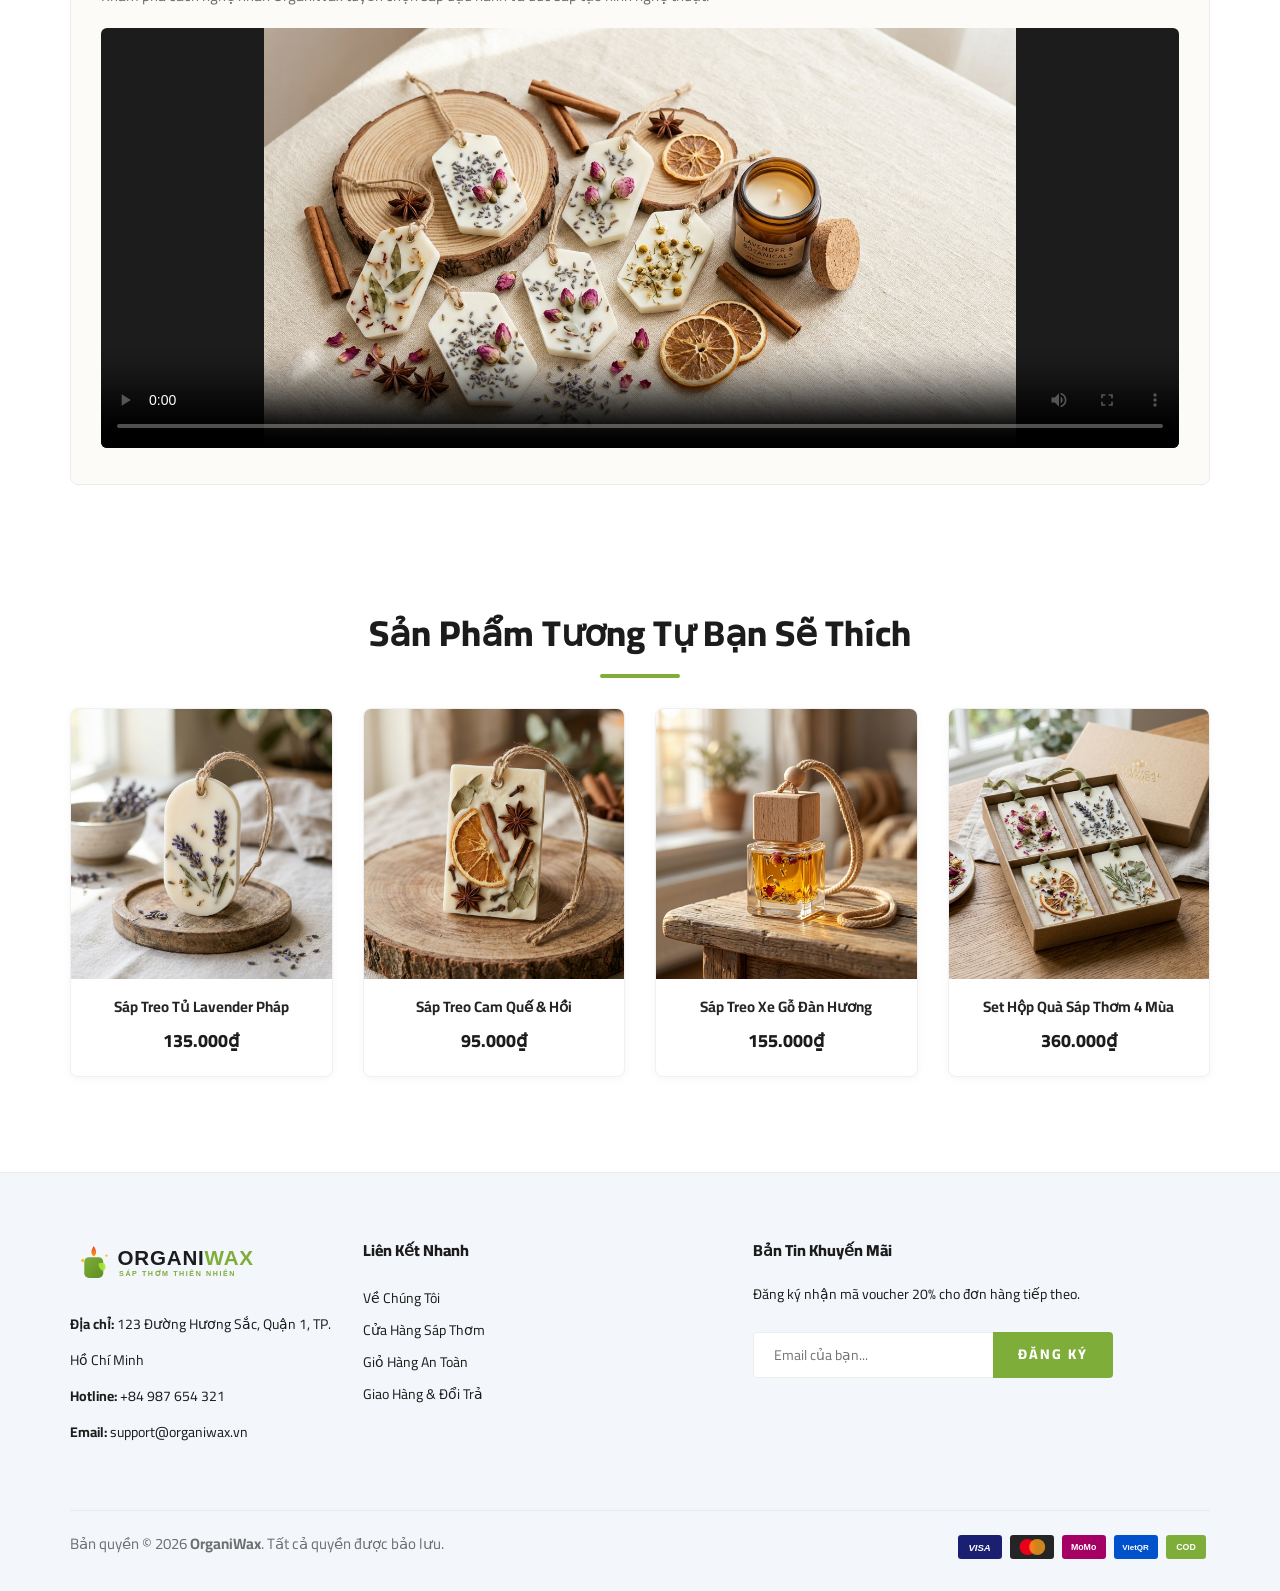
<file: 6651071055_LAB1/shop-details.html>
<!DOCTYPE html>
<html lang="vi">
<head>
  <meta charset="UTF-8">
  <meta name="description" content="Chi Tiết Sáp Thơm Thiên Nhiên OrganiWax">
  <meta name="viewport" content="width=device-width, initial-scale=1.0">
  <title>Chi Tiết Sản Phẩm | OrganiWax</title>

  <link rel="stylesheet" href="Styles/bootstrap.min.css" type="text/css">
  <link rel="stylesheet" href="Styles/font-awesome.min.css" type="text/css">
  <link rel="stylesheet" href="Styles/style.css" type="text/css">
</head>

<body>
  <!-- Humberger Menu Overlay for Mobile -->
  <div class="humberger__menu__overlay"></div>
  <div class="humberger__menu__wrapper">
    <div class="humberger__menu__close"><i class="fa fa-close"></i></div>
    <div class="humberger__menu__logo" style="margin-bottom: 25px;">
      <a href="index.html"><img src="Images/logo.svg" alt="OrganiWax" style="width: 170px;"></a>
    </div>
    <div class="humberger__menu__cart" style="margin-bottom: 25px;">
      <ul>
        <li><a href="shop-grid.html"><i class="fa fa-heart"></i> <span class="wishlist-count-badge">0</span></a></li>
        <li><a href="shoping-cart.html"><i class="fa fa-shopping-bag"></i> <span class="cart-count-badge">0</span></a></li>
      </ul>
      <div class="header__cart__price">Giỏ hàng: <span class="cart-total-price">0₫</span></div>
    </div>
    <nav class="humberger__menu__nav">
      <ul>
        <li><a href="index.html">Trang Chủ</a></li>
        <li><a href="shop-grid.html">Cửa Hàng</a></li>
        <li><a href="shoping-cart.html">Giỏ Hàng</a></li>
        <li><a href="checkout.html">Thanh Toán</a></li>
        <li><a href="blog.html">Bài Viết</a></li>
        <li><a href="contact.html">Liên Hệ</a></li>
      </ul>
    </nav>
  </div>

  <!-- Header Section -->
  <header class="header">
    <div class="header__top">
      <div class="container">
        <div class="row">
          <div class="col-lg-6 col-md-6">
            <div class="header__top__left">
              <ul>
                <li><i class="fa fa-envelope"></i> contact@organiwax.vn</li>
                <li>Miễn phí vận chuyển cho đơn hàng từ 300.000₫</li>
              </ul>
            </div>
          </div>
          <div class="col-lg-6 col-md-6">
            <div class="header__top__right">
              <div class="header__top__right__social">
                <a href="#"><i class="fa fa-facebook"></i></a>
                <a href="#"><i class="fa fa-instagram"></i></a>
                <a href="#"><i class="fa fa-pinterest"></i></a>
                <a href="#"><i class="fa fa-twitter"></i></a>
              </div>
              <div class="header__top__right__language">
                <img src="Images/vietnam-flag.svg" alt="Tiếng Việt">
                <div>Tiếng Việt</div>
                <span class="fa fa-angle-down"></span>
                <ul>
                  <li><a href="#">Tiếng Việt</a></li>
                  <li><a href="#">English</a></li>
                </ul>
              </div>
              <div class="header__top__right__auth">
                <a href="contact.html"><i class="fa fa-user"></i> Đăng Nhập</a>
              </div>
            </div>
          </div>
        </div>
      </div>
    </div>
    <div class="container">
      <div class="row align-items-center">
        <div class="col-lg-3 col-md-4">
          <div class="header__logo">
            <a href="index.html"><img src="Images/logo.svg" alt="OrganiWax"></a>
          </div>
        </div>
        <div class="col-lg-6 col-md-8">
          <nav class="header__menu">
            <ul>
              <li><a href="index.html">Trang Chủ</a></li>
              <li><a href="shop-grid.html">Cửa Hàng</a></li>
              <li class="active">
                <a href="#">Trang <i class="fa fa-angle-down"></i></a>
                <ul class="header__menu__dropdown">
                  <li><a href="shop-details.html?id=5">Chi Tiết Sản Phẩm</a></li>
                  <li><a href="shoping-cart.html">Giỏ Hàng</a></li>
                  <li><a href="checkout.html">Thanh Toán</a></li>
                  <li><a href="blog-details.html">Chi Tiết Blog</a></li>
                </ul>
              </li>
              <li><a href="blog.html">Bài Viết</a></li>
              <li><a href="contact.html">Liên Hệ</a></li>
            </ul>
          </nav>
        </div>
        <div class="col-lg-3">
          <div class="header__cart">
            <ul>
              <li><a href="shop-grid.html"><i class="fa fa-heart"></i> <span class="wishlist-count-badge">0</span></a></li>
              <li><a href="shoping-cart.html"><i class="fa fa-shopping-bag"></i> <span class="cart-count-badge">0</span></a></li>
            </ul>
            <div class="header__cart__price">Giỏ hàng: <span class="cart-total-price">0₫</span></div>
          </div>
        </div>
      </div>
      <div class="humberger__open">
        <i class="fa fa-bars"></i>
      </div>
    </div>
  </header>

  <!-- Hero Section Normal -->
  <section class="hero hero-normal">
    <div class="container">
      <div class="row">
        <div class="col-lg-3">
          <div class="hero__categories">
            <div class="hero__categories__all">
              <i class="fa fa-bars"></i>
              <span>TẤT CẢ DANH MỤC</span>
              <i class="fa fa-angle-down"></i>
            </div>
            <ul>
              <li><a href="shop-grid.html">🌸 Sáp Treo Tủ Quần Áo</a></li>
              <li><a href="shop-grid.html">🚗 Sáp Thơm Treo Xe Ô Tô</a></li>
              <li><a href="shop-grid.html">🔥 Sáp Cam Quế & Hồi</a></li>
              <li><a href="shop-grid.html">🌿 Sáp Hoa Khô Nghệ Thuật</a></li>
              <li><a href="shop-grid.html">🕯️ Nến Thơm Sáp Đậu Nành</a></li>
              <li><a href="shop-grid.html">✨ Sáp Khử Mùi & Thư Giãn</a></li>
              <li><a href="shop-grid.html">🎁 Set Quà Tặng Thủ Công</a></li>
              <li><a href="shop-grid.html">🏮 Đèn Xông Sáp & Phụ Kiện</a></li>
            </ul>
          </div>
        </div>
        <div class="col-lg-9">
          <div class="hero__search">
            <div class="hero__search__form">
              <form action="shop-grid.html" method="GET" style="display: flex; width: 100%;">
                <div class="hero__search__categories">
                  Tất cả danh mục
                  <span class="fa fa-angle-down"></span>
                </div>
                <input type="text" id="heroSearchInput" name="search" placeholder="Bạn muốn tìm loại sáp thơm nào?">
                <button type="submit" id="heroSearchBtn" class="site-btn">TÌM KIẾM</button>
              </form>
            </div>
            <div class="hero__search__phone">
              <div class="hero__search__phone__icon">
                <i class="fa fa-phone"></i>
              </div>
              <div class="hero__search__phone__text">
                <h5>+84 987 654 321</h5>
                <span>Hỗ trợ tư vấn 24/7</span>
              </div>
            </div>
          </div>
        </div>
      </div>
    </div>
  </section>

  <!-- Breadcrumb Section Begin -->
  <section class="breadcrumb-section">
    <div class="container">
      <div class="row">
        <div class="col-lg-12 text-center">
          <div class="breadcrumb__text">
            <h2>Chi Tiết Sản Phẩm</h2>
            <div class="breadcrumb__option">
              <a href="index.html">Trang Chủ</a>
              <a href="shop-grid.html">Cửa Hàng</a>
              <span id="detailBreadcrumb">Sáp Bánh Donut & Bánh Quy Bơ Handmade</span>
            </div>
          </div>
        </div>
      </div>
    </div>
  </section>
  <!-- Breadcrumb Section End -->

  <!-- Product Details Section Begin (Real Photos) -->
  <section class="product-details spad">
    <div class="container">
      <div class="row">
        <!-- Gallery Column -->
        <div class="col-lg-6 col-md-6">
          <div class="product__details__pic">
            <div class="product__details__pic__item">
              <img id="detailBigImg" src="Images/product-5.jpg" alt="Sáp Thơm OrganiWax">
            </div>
            <div class="product__details__pic__slider">
              <img src="Images/thumb-1.jpg" alt="Thumb 1" class="active">
              <img src="Images/thumb-2.jpg" alt="Thumb 2">
              <img src="Images/thumb-3.jpg" alt="Thumb 3">
              <img src="Images/thumb-4.jpg" alt="Thumb 4">
            </div>
          </div>
        </div>

        <!-- Info Column -->
        <div class="col-lg-6 col-md-6">
          <div class="product__details__text">
            <h3 id="detailTitle">Sáp Bánh Donut & Bánh Quy Bơ Handmade</h3>
            <div class="product__details__rating">
              <i class="fa fa-star"></i>
              <i class="fa fa-star"></i>
              <i class="fa fa-star"></i>
              <i class="fa fa-star"></i>
              <i class="fa fa-star"></i>
              <span>(41 đánh giá của khách hàng)</span>
            </div>
            <div class="product__details__price">
              <span id="detailPrice">85.000₫</span>
              <span class="old" id="detailOldPrice">110.000₫</span>
            </div>
            <p id="detailDesc">Thiết kế đúc nổi bánh donut phủ cốm và bánh quy bơ thơm béo như tiệm bánh Pháp cổ điển, kèm dây ruy băng đỏ xinh xắn trên khoanh gỗ mộc tự nhiên. Giúp tủ quần áo và góc làm việc luôn thơm ngát ngọt ngào suốt 90 ngày.</p>
            
            <div class="product__details__quantity">
              <div class="quantity">
                <div class="pro-qty">
                  <span class="qtybtn" onclick="changeDetailQty(-1)">-</span>
                  <input type="text" id="detailQty" value="1" readonly>
                  <span class="qtybtn" onclick="changeDetailQty(1)">+</span>
                </div>
              </div>
            </div>
            <button id="detailAddToCartBtn" class="primary-btn">THÊM VÀO GIỎ HÀNG</button>
            <a href="javascript:void(0)" onclick="addToWishlist(5)" class="heart-icon"><i class="fa fa-heart"></i></a>
            
            <div class="product__details__widget">
              <ul>
                <li><b>Tình trạng kho:</b> <span style="color: #7fad39; font-weight: 700;">Còn hàng (Sẵn sàng giao)</span></li>
                <li><b>Giao hàng:</b> Giao hỏa tốc 2h tại TP.HCM & Freeship từ 300k</li>
                <li><b>Kích thước trung bình:</b> 9cm x 7cm</li>
                <li><b>Danh mục:</b> <span id="detailCat">Sáp Treo Tủ Quần Áo</span></li>
                <li><b>Hương thơm chủ đạo:</b> <span id="detailScent">Bánh Quy Bơ & Vani Béo Ngậy</span></li>
                <li><b>Thời gian lưu hương:</b> 60 - 90 ngày liên tục</li>
                <li>
                  <b>Chia sẻ:</b>
                  <div class="share" style="display: inline-block;">
                    <a href="#" style="margin-right: 12px;"><i class="fa fa-facebook"></i></a>
                    <a href="#" style="margin-right: 12px;"><i class="fa fa-instagram"></i></a>
                    <a href="#" style="margin-right: 12px;"><i class="fa fa-pinterest"></i></a>
                    <a href="#"><i class="fa fa-twitter"></i></a>
                  </div>
                </li>
              </ul>
            </div>
          </div>
        </div>

        <!-- Details Tabs Section (Organi Style) -->
        <div class="col-lg-12">
          <div class="product__details__tab">
            <ul class="nav nav-tabs">
              <li><a class="active" href="#tabs-1">Mô Tả Sản Phẩm</a></li>
              <li><a href="#tabs-2">Thông Tin Chi Tiết</a></li>
              <li><a href="#tabs-3">Đánh Giá (41)</a></li>
            </ul>
            <div class="tab-content">
              <!-- Tab 1 -->
              <div class="tab-pane" id="tabs-1" style="display: block;">
                <div class="product__details__tab__desc">
                  <h6>🌿 Nguồn Gốc & Sự Tinh Tế Của Sáp Thơm Thủ Công</h6>
                  <p>Mỗi miếng sáp thơm OrganiWax được đúc tay tỉ mỉ từ 100% sáp đậu nành hữu cơ nguyên chất, kết hợp cùng tinh dầu thiên nhiên cao cấp đạt chuẩn an toàn IFRA. Bánh sáp được tạo hình nghệ thuật tỉ mỉ mô phỏng bánh donut và cookie bơ Pháp, mang đến cảm giác ngọt ngào, ấm cúng và đầy sức sống.</p>
                  <p><b>Công dụng vượt trội:</b></p>
                  <ul>
                    <li>✓ Ướp hương nhẹ nhàng, tự nhiên cho quần áo, chăn ga mà không gây nồng hắc.</li>
                    <li>✓ Khử sạch mùi ẩm mốc, xua đuổi gián và côn trùng nhỏ nhờ tinh dầu thảo mộc.</li>
                    <li>✓ Giúp thư giãn tinh thần, tạo cảm giác thư thái sau một ngày dài làm việc.</li>
                    <li>✓ Thiết kế sang trọng kèm ruy băng và khoanh gỗ mộc, là món quà tặng tinh tế cho người thân, bạn bè.</li>
                  </ul>
                </div>
              </div>

              <!-- Tab 2 -->
              <div class="tab-pane" id="tabs-2" style="display: none;">
                <div class="product__details__tab__desc">
                  <h6>Bảng Thông Số Kỹ Thuật</h6>
                  <table class="table" style="max-width: 600px; margin-top: 15px;">
                    <tr><td><b>Chất liệu sáp:</b></td><td>100% Sáp đậu nành hữu cơ (Soy wax)</td></tr>
                    <tr><td><b>Tinh dầu:</b></td><td>Hương Vani, Bơ Pháp & Thảo mộc tự nhiên</td></tr>
                    <tr><td><b>Kích thước:</b></td><td>9cm x 7cm</td></tr>
                    <tr><td><b>Trọng lượng:</b></td><td>~80 gram</td></tr>
                    <tr><td><b>Bảo quản:</b></td><td>Nơi khô ráo, tránh ánh nắng trực tiếp hoặc nhiệt độ trên 45°C</td></tr>
                    <tr><td><b>Hạn sử dụng:</b></td><td>24 tháng kể từ ngày sản xuất</td></tr>
                  </table>
                </div>
              </div>

              <!-- Tab 3 -->
              <div class="tab-pane" id="tabs-3" style="display: none;">
                <div class="product__details__tab__desc">
                  <h6>Đánh Giá Của Khách Hàng Đã Mua Hàng</h6>
                  <div style="margin-top: 20px;">
                    <div style="border-bottom: 1px solid #eee; padding-bottom: 15px; margin-bottom: 15px;">
                      <b style="color: #1c1c1c;">Trần Thu Hà</b> <span style="color:#7fad39; font-size:12px;">✓ Đã mua hàng tại OrganiWax</span>
                      <div style="color: #edbb0e; font-size: 13px; margin: 4px 0;">★★★★★</div>
                      <p style="margin: 0;">Sáp thơm hình bánh donut xinh xỉu luôn shop ơi! Mùi thơm béo ngọt ngào như tiệm bánh, mở tủ quần áo ra là thơm phức!</p>
                    </div>
                    <div style="border-bottom: 1px solid #eee; padding-bottom: 15px; margin-bottom: 15px;">
                      <b style="color: #1c1c1c;">Nguyễn Hoàng Nam</b> <span style="color:#7fad39; font-size:12px;">✓ Đã mua hàng tại OrganiWax</span>
                      <div style="color: #edbb0e; font-size: 13px; margin: 4px 0;">★★★★★</div>
                      <p style="margin: 0;">Hình ảnh thật 100% y hệt ngoài đời, để trên khoanh gỗ nhìn vintage và sang chảnh lắm.</p>
                    </div>
                  </div>
                </div>
              </div>
            </div>
          </div>
        </div>

        <!-- Video Player Section -->
        <div class="col-lg-12">
          <div class="video__section">
            <div class="section-title text-left" style="margin-bottom: 20px;">
              <h2 style="font-size: 26px;">🎬 Video Giới Thiệu Quy Trình Chế Tác Sáp Thơm Thủ Công</h2>
              <p>Khám phá cách nghệ nhân OrganiWax tuyển chọn sáp đậu nành và đúc sáp tạo hình nghệ thuật.</p>
            </div>
            <video controls poster="Images/hero-banner.jpg">
              <source src="Videos/intro-wax.mp4" type="video/mp4">
              Trình duyệt của bạn không hỗ trợ thẻ video.
            </video>
          </div>
        </div>
      </div>
    </div>
  </section>
  <!-- Product Details Section End -->

  <!-- Related Product Section Begin -->
  <section class="related-product spad">
    <div class="container">
      <div class="row">
        <div class="col-lg-12">
          <div class="section-title related__product__title">
            <h2>Sản Phẩm Tương Tự Bạn Sẽ Thích</h2>
          </div>
        </div>
      </div>
      <div class="row">
        <div class="col-lg-3 col-md-4 col-sm-6">
          <div class="featured__item">
            <div class="featured__item__pic">
              <a href="shop-details.html?id=1"><img src="Images/product-1.jpg" alt="Sáp Lavender"></a>
              <ul class="featured__item__pic__hover">
                <li><a href="javascript:void(0)" onclick="addToWishlist(1)"><i class="fa fa-heart"></i></a></li>
                <li><a href="shop-details.html?id=1"><i class="fa fa-retweet"></i></a></li>
                <li><a href="javascript:void(0)" onclick="addToCart(1)"><i class="fa fa-shopping-bag"></i></a></li>
              </ul>
            </div>
            <div class="featured__item__text">
              <h6><a href="shop-details.html?id=1">Sáp Treo Tủ Lavender Pháp</a></h6>
              <h5>135.000₫</h5>
            </div>
          </div>
        </div>
        <div class="col-lg-3 col-md-4 col-sm-6">
          <div class="featured__item">
            <div class="featured__item__pic">
              <a href="shop-details.html?id=3"><img src="Images/product-3.jpg" alt="Sáp Cam Quế Hồi"></a>
              <ul class="featured__item__pic__hover">
                <li><a href="javascript:void(0)" onclick="addToWishlist(3)"><i class="fa fa-heart"></i></a></li>
                <li><a href="shop-details.html?id=3"><i class="fa fa-retweet"></i></a></li>
                <li><a href="javascript:void(0)" onclick="addToCart(3)"><i class="fa fa-shopping-bag"></i></a></li>
              </ul>
            </div>
            <div class="featured__item__text">
              <h6><a href="shop-details.html?id=3">Sáp Treo Cam Quế & Hồi</a></h6>
              <h5>95.000₫</h5>
            </div>
          </div>
        </div>
        <div class="col-lg-3 col-md-4 col-sm-6">
          <div class="featured__item">
            <div class="featured__item__pic">
              <a href="shop-details.html?id=2"><img src="Images/product-2.jpg" alt="Sáp Treo Xe Đàn Hương"></a>
              <ul class="featured__item__pic__hover">
                <li><a href="javascript:void(0)" onclick="addToWishlist(2)"><i class="fa fa-heart"></i></a></li>
                <li><a href="shop-details.html?id=2"><i class="fa fa-retweet"></i></a></li>
                <li><a href="javascript:void(0)" onclick="addToCart(2)"><i class="fa fa-shopping-bag"></i></a></li>
              </ul>
            </div>
            <div class="featured__item__text">
              <h6><a href="shop-details.html?id=2">Sáp Treo Xe Gỗ Đàn Hương</a></h6>
              <h5>155.000₫</h5>
            </div>
          </div>
        </div>
        <div class="col-lg-3 col-md-4 col-sm-6">
          <div class="featured__item">
            <div class="featured__item__pic">
              <a href="shop-details.html?id=7"><img src="Images/product-7.jpg" alt="Set Quà 4 Mùa"></a>
              <ul class="featured__item__pic__hover">
                <li><a href="javascript:void(0)" onclick="addToWishlist(7)"><i class="fa fa-heart"></i></a></li>
                <li><a href="shop-details.html?id=7"><i class="fa fa-retweet"></i></a></li>
                <li><a href="javascript:void(0)" onclick="addToCart(7)"><i class="fa fa-shopping-bag"></i></a></li>
              </ul>
            </div>
            <div class="featured__item__text">
              <h6><a href="shop-details.html?id=7">Set Hộp Quà Sáp Thơm 4 Mùa</a></h6>
              <h5>360.000₫</h5>
            </div>
          </div>
        </div>
      </div>
    </div>
  </section>
  <!-- Related Product Section End -->

  <!-- Footer Section Begin -->
  <footer class="footer spad">
    <div class="container">
      <div class="row">
        <div class="col-lg-3 col-md-6 col-sm-6">
          <div class="footer__about">
            <div class="footer__about__logo">
              <a href="index.html"><img src="Images/logo.svg" alt="OrganiWax" style="width: 190px;"></a>
            </div>
            <ul>
              <li><b>Địa chỉ:</b> 123 Đường Hương Sắc, Quận 1, TP. Hồ Chí Minh</li>
              <li><b>Hotline:</b> +84 987 654 321</li>
              <li><b>Email:</b> support@organiwax.vn</li>
            </ul>
          </div>
        </div>
        <div class="col-lg-4 col-md-6 col-sm-6 offset-lg-1">
          <div class="footer__widget">
            <h6>Liên Kết Nhanh</h6>
            <ul>
              <li><a href="index.html">Về Chúng Tôi</a></li>
              <li><a href="shop-grid.html">Cửa Hàng Sáp Thơm</a></li>
              <li><a href="shoping-cart.html">Giỏ Hàng An Toàn</a></li>
              <li><a href="checkout.html">Giao Hàng & Đổi Trả</a></li>
            </ul>
          </div>
        </div>
        <div class="col-lg-4 col-md-12">
          <div class="footer__widget">
            <h6>Bản Tin Khuyến Mãi</h6>
            <p>Đăng ký nhận mã voucher 20% cho đơn hàng tiếp theo.</p>
            <form onsubmit="event.preventDefault(); showToast('Đăng ký nhận voucher thành công!');">
              <input type="email" placeholder="Email của bạn..." required>
              <button type="submit" class="site-btn">ĐĂNG KÝ</button>
            </form>
          </div>
        </div>
      </div>
      <div class="row">
        <div class="col-lg-12">
          <div class="footer__copyright">
            <div class="footer__copyright__text">
              <p>Bản quyền &copy; 2026 <b>OrganiWax</b>. Tất cả quyền được bảo lưu.</p>
            </div>
            <div class="footer__copyright__payment">
              <img src="Images/payment-methods.svg" alt="Cổng thanh toán">
            </div>
          </div>
        </div>
      </div>
    </div>
  </footer>

  <div id="cartToast" class="toast-msg"></div>
  <script src="Scripts/cart.js"></script>
  <script src="Scripts/main.js"></script>
</body>
</html>
</file>
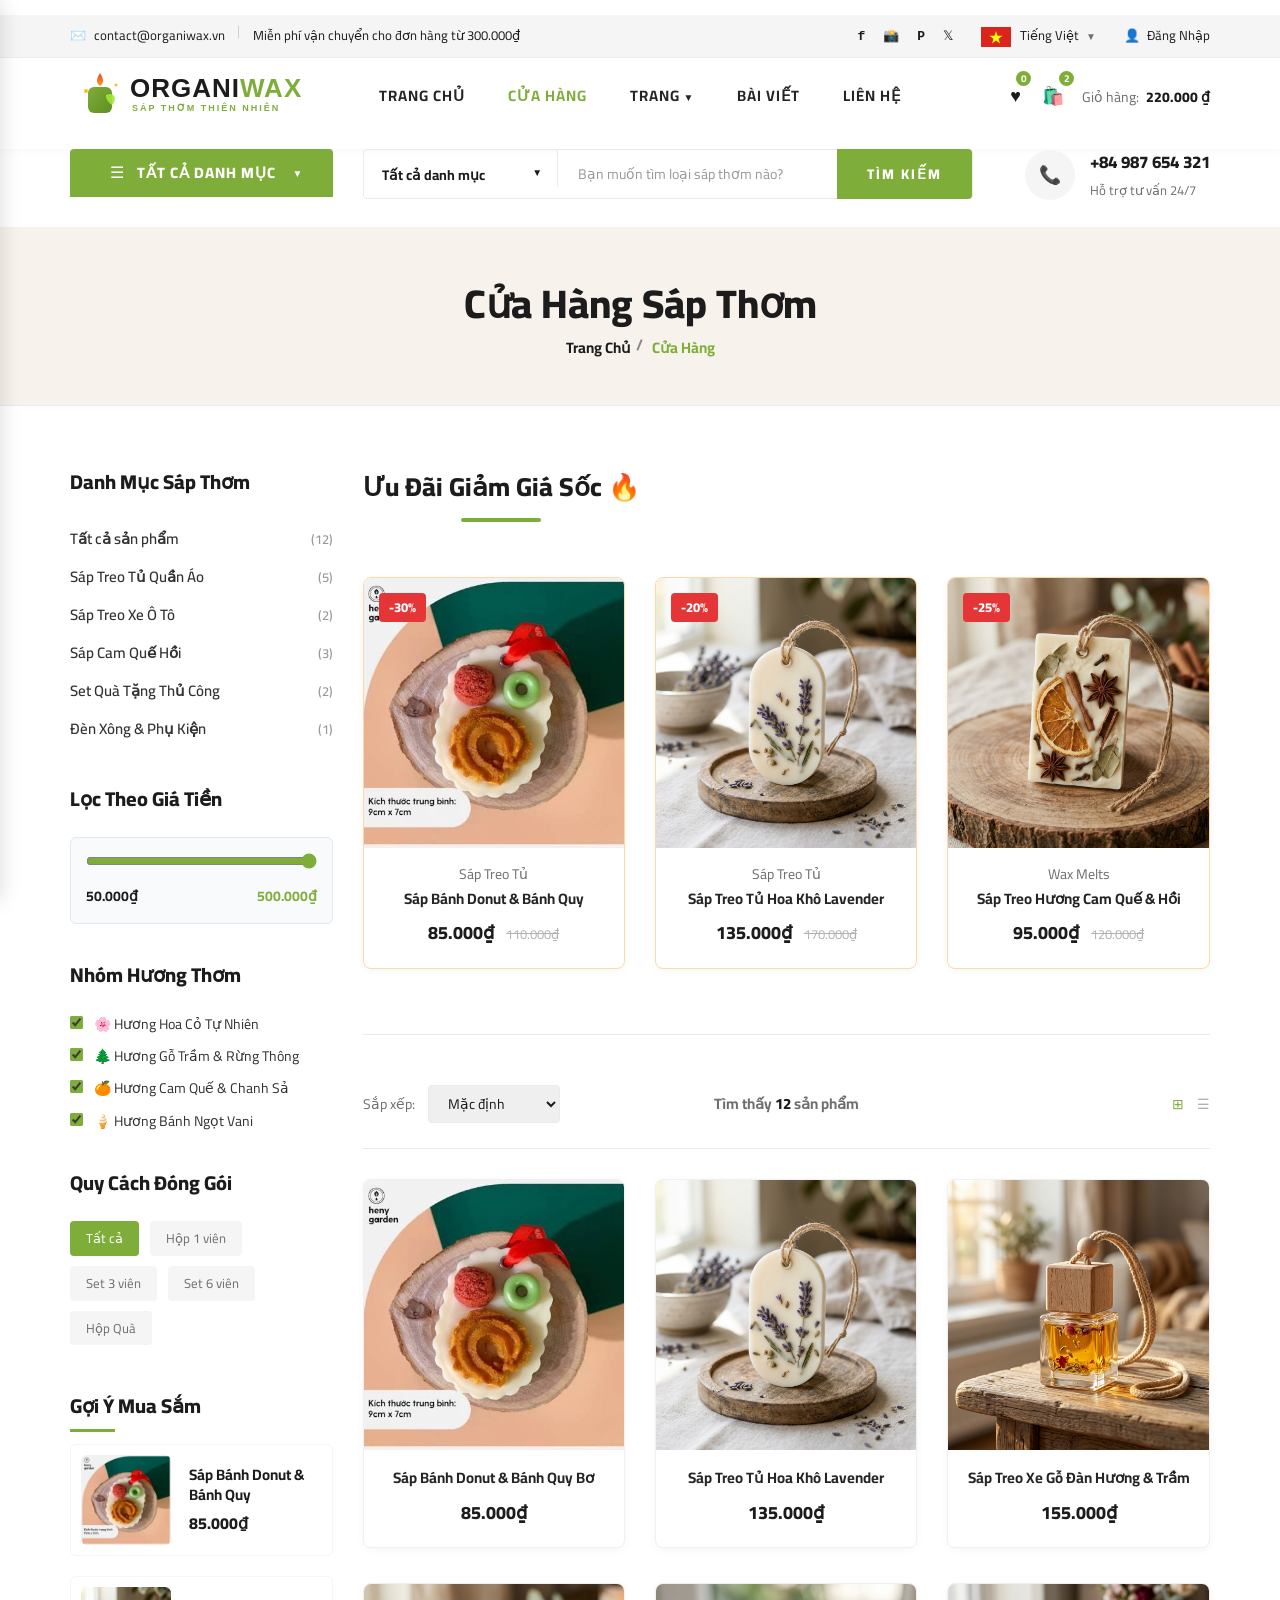
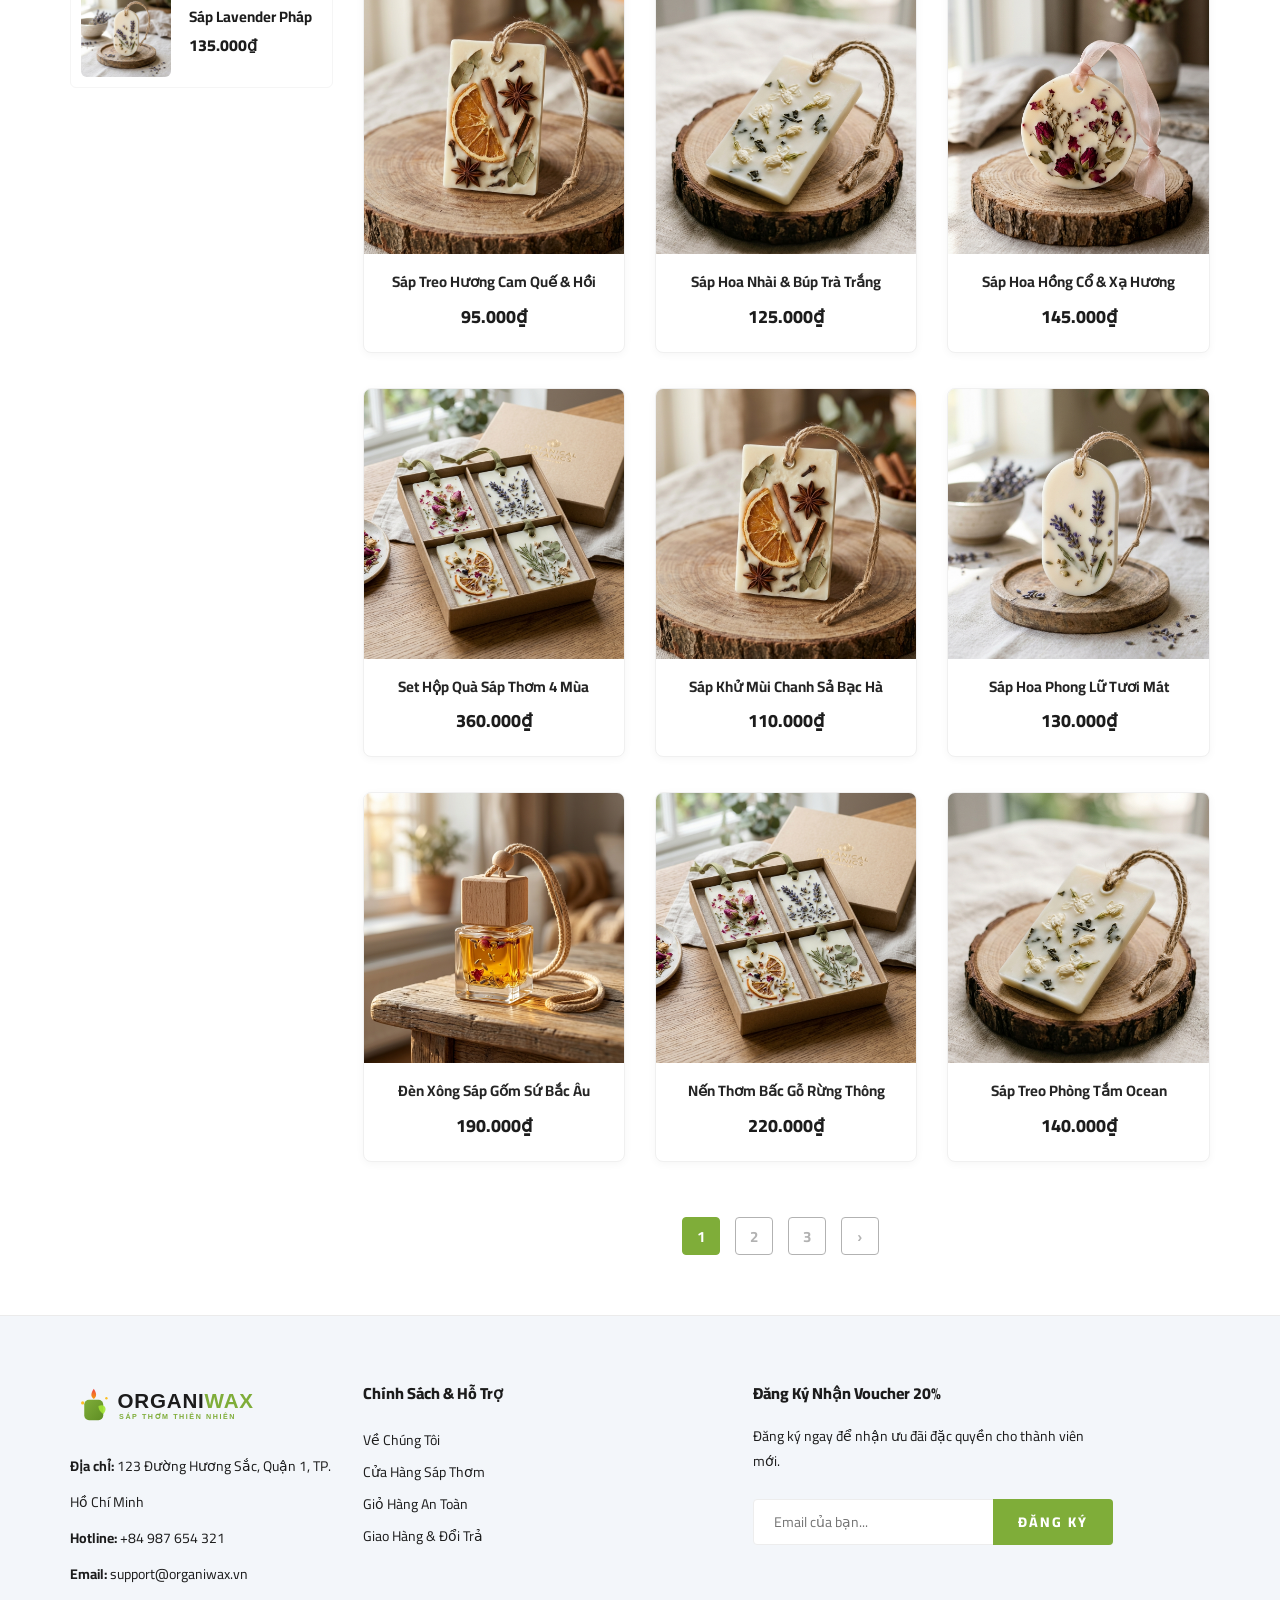
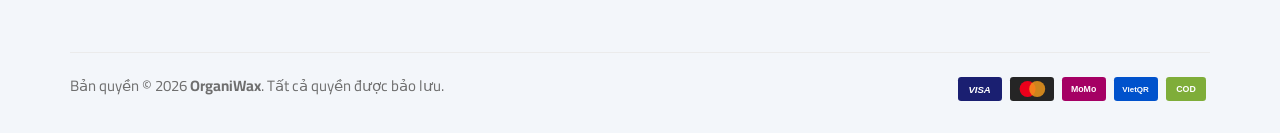
<file: 6651071055_LAB1/shop-grid.html>
<!DOCTYPE html>
<html lang="vi">
<head>
  <meta charset="UTF-8">
  <meta name="description" content="OrganiWax - Cửa Hàng Sáp Thơm Đậu Nành Tự Nhiên & Nến Thơm">
  <meta name="keywords" content="sáp thơm, cửa hàng sáp thơm, mua sáp thơm tphcm, nến thơm, wax melts">
  <meta name="viewport" content="width=device-width, initial-scale=1.0">
  <title>Cửa Hàng Sáp Thơm | OrganiWax</title>

  <link rel="stylesheet" href="Styles/bootstrap.min.css" type="text/css">
  <link rel="stylesheet" href="Styles/font-awesome.min.css" type="text/css">
  <link rel="stylesheet" href="Styles/style.css" type="text/css">
</head>

<body>
  <!-- Humberger Menu Overlay for Mobile -->
  <div class="humberger__menu__overlay"></div>
  <div class="humberger__menu__wrapper">
    <div class="humberger__menu__close"><i class="fa fa-close"></i></div>
    <div class="humberger__menu__logo" style="margin-bottom: 25px;">
      <a href="index.html"><img src="Images/logo.svg" alt="OrganiWax Logo" style="width: 170px;"></a>
    </div>
    <div class="humberger__menu__cart" style="margin-bottom: 25px;">
      <ul>
        <li><a href="shop-grid.html"><i class="fa fa-heart"></i> <span class="wishlist-count-badge">0</span></a></li>
        <li><a href="shoping-cart.html"><i class="fa fa-shopping-bag"></i> <span class="cart-count-badge">0</span></a></li>
      </ul>
      <div class="header__cart__price">Giỏ hàng: <span class="cart-total-price">0₫</span></div>
    </div>
    <nav class="humberger__menu__nav" style="margin-bottom: 25px;">
      <ul>
        <li><a href="index.html">Trang Chủ</a></li>
        <li class="active"><a href="shop-grid.html">Cửa Hàng</a></li>
        <li><a href="shoping-cart.html">Giỏ Hàng</a></li>
        <li><a href="checkout.html">Thanh Toán</a></li>
        <li><a href="blog.html">Bài Viết</a></li>
        <li><a href="contact.html">Liên Hệ</a></li>
      </ul>
    </nav>
  </div>

  <!-- Header Section -->
  <header class="header">
    <div class="header__top">
      <div class="container">
        <div class="row">
          <div class="col-lg-6 col-md-6">
            <div class="header__top__left">
              <ul>
                <li><i class="fa fa-envelope"></i> contact@organiwax.vn</li>
                <li>Miễn phí vận chuyển cho đơn hàng từ 300.000₫</li>
              </ul>
            </div>
          </div>
          <div class="col-lg-6 col-md-6">
            <div class="header__top__right">
              <div class="header__top__right__social">
                <a href="#"><i class="fa fa-facebook"></i></a>
                <a href="#"><i class="fa fa-instagram"></i></a>
                <a href="#"><i class="fa fa-pinterest"></i></a>
                <a href="#"><i class="fa fa-twitter"></i></a>
              </div>
              <div class="header__top__right__language">
                <img src="Images/vietnam-flag.svg" alt="Tiếng Việt">
                <div>Tiếng Việt</div>
                <span class="fa fa-angle-down"></span>
                <ul>
                  <li><a href="#">Tiếng Việt</a></li>
                  <li><a href="#">English</a></li>
                </ul>
              </div>
              <div class="header__top__right__auth">
                <a href="contact.html"><i class="fa fa-user"></i> Đăng Nhập</a>
              </div>
            </div>
          </div>
        </div>
      </div>
    </div>
    <div class="container">
      <div class="row align-items-center">
        <div class="col-lg-3 col-md-4">
          <div class="header__logo">
            <a href="index.html"><img src="Images/logo.svg" alt="OrganiWax"></a>
          </div>
        </div>
        <div class="col-lg-6 col-md-8">
          <nav class="header__menu">
            <ul>
              <li><a href="index.html">Trang Chủ</a></li>
              <li class="active"><a href="shop-grid.html">Cửa Hàng</a></li>
              <li>
                <a href="#">Trang <i class="fa fa-angle-down"></i></a>
                <ul class="header__menu__dropdown">
                  <li><a href="shop-details.html?id=5">Chi Tiết Sản Phẩm</a></li>
                  <li><a href="shoping-cart.html">Giỏ Hàng</a></li>
                  <li><a href="checkout.html">Thanh Toán</a></li>
                  <li><a href="blog-details.html">Chi Tiết Blog</a></li>
                </ul>
              </li>
              <li><a href="blog.html">Bài Viết</a></li>
              <li><a href="contact.html">Liên Hệ</a></li>
            </ul>
          </nav>
        </div>
        <div class="col-lg-3">
          <div class="header__cart">
            <ul>
              <li><a href="shop-grid.html"><i class="fa fa-heart"></i> <span class="wishlist-count-badge">0</span></a></li>
              <li><a href="shoping-cart.html"><i class="fa fa-shopping-bag"></i> <span class="cart-count-badge">0</span></a></li>
            </ul>
            <div class="header__cart__price">Giỏ hàng: <span class="cart-total-price">0₫</span></div>
          </div>
        </div>
      </div>
      <div class="humberger__open">
        <i class="fa fa-bars"></i>
      </div>
    </div>
  </header>

  <!-- Hero Section Normal -->
  <section class="hero hero-normal">
    <div class="container">
      <div class="row">
        <div class="col-lg-3">
          <div class="hero__categories">
            <div class="hero__categories__all">
              <i class="fa fa-bars"></i>
              <span>TẤT CẢ DANH MỤC</span>
              <i class="fa fa-angle-down"></i>
            </div>
            <ul>
              <li><a href="shop-grid.html">🌸 Sáp Treo Tủ Quần Áo</a></li>
              <li><a href="shop-grid.html">🚗 Sáp Thơm Treo Xe Ô Tô</a></li>
              <li><a href="shop-grid.html">🔥 Sáp Cam Quế & Hồi</a></li>
              <li><a href="shop-grid.html">🌿 Sáp Hoa Khô Nghệ Thuật</a></li>
              <li><a href="shop-grid.html">🕯️ Nến Thơm Sáp Đậu Nành</a></li>
              <li><a href="shop-grid.html">✨ Sáp Khử Mùi & Thư Giãn</a></li>
              <li><a href="shop-grid.html">🎁 Set Quà Tặng Thủ Công</a></li>
              <li><a href="shop-grid.html">🏮 Đèn Xông Sáp & Phụ Kiện</a></li>
            </ul>
          </div>
        </div>
        <div class="col-lg-9">
          <div class="hero__search">
            <div class="hero__search__form">
              <form action="shop-grid.html" method="GET" style="display: flex; width: 100%;">
                <div class="hero__search__categories">
                  Tất cả danh mục
                  <span class="fa fa-angle-down"></span>
                </div>
                <input type="text" id="heroSearchInput" name="search" placeholder="Bạn muốn tìm loại sáp thơm nào?">
                <button type="submit" id="heroSearchBtn" class="site-btn">TÌM KIẾM</button>
              </form>
            </div>
            <div class="hero__search__phone">
              <div class="hero__search__phone__icon">
                <i class="fa fa-phone"></i>
              </div>
              <div class="hero__search__phone__text">
                <h5>+84 987 654 321</h5>
                <span>Hỗ trợ tư vấn 24/7</span>
              </div>
            </div>
          </div>
        </div>
      </div>
    </div>
  </section>

  <!-- Breadcrumb Section Begin -->
  <section class="breadcrumb-section">
    <div class="container">
      <div class="row">
        <div class="col-lg-12 text-center">
          <div class="breadcrumb__text">
            <h2>Cửa Hàng Sáp Thơm</h2>
            <div class="breadcrumb__option">
              <a href="index.html">Trang Chủ</a>
              <span>Cửa Hàng</span>
            </div>
          </div>
        </div>
      </div>
    </div>
  </section>
  <!-- Breadcrumb Section End -->

  <!-- Product Section Begin -->
  <section class="product spad">
    <div class="container">
      <div class="row">
        <!-- Sidebar Filters -->
        <div class="col-lg-3 col-md-5">
          <div class="sidebar">
            <div class="sidebar__item">
              <h4>Danh Mục Sáp Thơm</h4>
              <ul>
                <li><a href="javascript:void(0)" onclick="filterShopProducts('')">Tất cả sản phẩm <span>(12)</span></a></li>
                <li><a href="javascript:void(0)" onclick="filterShopProducts('treo tủ')">Sáp Treo Tủ Quần Áo <span>(5)</span></a></li>
                <li><a href="javascript:void(0)" onclick="filterShopProducts('treo xe')">Sáp Treo Xe Ô Tô <span>(2)</span></a></li>
                <li><a href="javascript:void(0)" onclick="filterShopProducts('cam quế')">Sáp Cam Quế Hồi <span>(3)</span></a></li>
                <li><a href="javascript:void(0)" onclick="filterShopProducts('quà tặng')">Set Quà Tặng Thủ Công <span>(2)</span></a></li>
                <li><a href="javascript:void(0)" onclick="filterShopProducts('đèn xông')">Đèn Xông & Phụ Kiện <span>(1)</span></a></li>
              </ul>
            </div>

            <!-- Price Range Filter -->
            <div class="sidebar__item">
              <h4>Lọc Theo Giá Tiền</h4>
              <div class="price-range-wrap">
                <div class="range-slider">
                  <input type="range" id="priceSlider" min="50000" max="500000" step="10000" value="500000">
                  <div class="price-input">
                    <span>50.000₫</span>
                    <span id="maxPriceDisplay" style="color: #7fad39;">500.000₫</span>
                  </div>
                </div>
              </div>
            </div>

            <!-- Scent Filter -->
            <div class="sidebar__item">
              <h4>Nhóm Hương Thơm</h4>
              <div class="sidebar__item__color">
                <label><input type="checkbox" checked onchange="filterShopProducts()"> 🌸 Hương Hoa Cỏ Tự Nhiên</label>
                <label><input type="checkbox" checked onchange="filterShopProducts()"> 🌲 Hương Gỗ Trầm & Rừng Thông</label>
                <label><input type="checkbox" checked onchange="filterShopProducts()"> 🍊 Hương Cam Quế & Chanh Sả</label>
                <label><input type="checkbox" checked onchange="filterShopProducts()"> 🍦 Hương Bánh Ngọt Vani</label>
              </div>
            </div>

            <!-- Size / Weight -->
            <div class="sidebar__item">
              <h4>Quy Cách Đóng Gói</h4>
              <div class="sidebar__item__size">
                <button class="active" type="button" data-package="all" aria-pressed="true">Tất cả</button>
                <button type="button" data-package="single" aria-pressed="false">Hộp 1 viên</button>
                <button type="button" data-package="set-3" aria-pressed="false">Set 3 viên</button>
                <button type="button" data-package="set-6" aria-pressed="false">Set 6 viên</button>
                <button type="button" data-package="gift" aria-pressed="false">Hộp Quà</button>
              </div>
            </div>

            <!-- Sidebar Latest Products -->
            <div class="sidebar__item">
              <div class="latest-product__text">
                <h4>Gợi Ý Mua Sắm</h4>
                <div class="latest-product__item">
                  <div class="latest-product__item__pic">
                    <img src="Images/product-5.jpg" alt="Sáp Bánh Donut">
                  </div>
                  <div class="latest-product__item__text">
                    <h6><a href="shop-details.html?id=5">Sáp Bánh Donut & Bánh Quy</a></h6>
                    <span>85.000₫</span>
                  </div>
                </div>
                <div class="latest-product__item">
                  <div class="latest-product__item__pic">
                    <img src="Images/product-1.jpg" alt="Sáp Lavender">
                  </div>
                  <div class="latest-product__item__text">
                    <h6><a href="shop-details.html?id=1">Sáp Lavender Pháp</a></h6>
                    <span>135.000₫</span>
                  </div>
                </div>
              </div>
            </div>
          </div>
        </div>

        <!-- Main Product Grid -->
        <div class="col-lg-9 col-md-7">
          <!-- Sale Off Banner Carousel Section (Organi feature) -->
          <div class="product__discount">
            <div class="section-title product__discount__title text-left">
              <h2>Ưu Đãi Giảm Giá Sốc 🔥</h2>
            </div>
            <div class="row">
              <div class="col-lg-4 col-md-4 col-sm-6">
                <div class="featured__item" style="border: 1px solid #ffd8a8;">
                  <div class="featured__item__pic">
                    <div class="product__discount__percent">-30%</div>
                    <a href="shop-details.html?id=5"><img src="Images/product-5.jpg" alt="Sáp Bánh Donut"></a>
                    <ul class="featured__item__pic__hover">
                      <li><a href="javascript:void(0)" onclick="addToWishlist(5)"><i class="fa fa-heart"></i></a></li>
                      <li><a href="shop-details.html?id=5"><i class="fa fa-retweet"></i></a></li>
                      <li><a href="javascript:void(0)" onclick="addToCart(5)"><i class="fa fa-shopping-bag"></i></a></li>
                    </ul>
                  </div>
                  <div class="featured__item__text">
                    <span>Sáp Treo Tủ</span>
                    <h6><a href="shop-details.html?id=5">Sáp Bánh Donut & Bánh Quy</a></h6>
                    <h5>85.000₫ <span class="old-price">110.000₫</span></h5>
                  </div>
                </div>
              </div>
              <div class="col-lg-4 col-md-4 col-sm-6">
                <div class="featured__item" style="border: 1px solid #ffd8a8;">
                  <div class="featured__item__pic">
                    <div class="product__discount__percent">-20%</div>
                    <a href="shop-details.html?id=1"><img src="Images/product-1.jpg" alt="Sáp Treo Tủ Lavender"></a>
                    <ul class="featured__item__pic__hover">
                      <li><a href="javascript:void(0)" onclick="addToWishlist(1)"><i class="fa fa-heart"></i></a></li>
                      <li><a href="shop-details.html?id=1"><i class="fa fa-retweet"></i></a></li>
                      <li><a href="javascript:void(0)" onclick="addToCart(1)"><i class="fa fa-shopping-bag"></i></a></li>
                    </ul>
                  </div>
                  <div class="featured__item__text">
                    <span>Sáp Treo Tủ</span>
                    <h6><a href="shop-details.html?id=1">Sáp Treo Tủ Hoa Khô Lavender</a></h6>
                    <h5>135.000₫ <span class="old-price">170.000₫</span></h5>
                  </div>
                </div>
              </div>
              <div class="col-lg-4 col-md-4 col-sm-6">
                <div class="featured__item" style="border: 1px solid #ffd8a8;">
                  <div class="featured__item__pic">
                    <div class="product__discount__percent">-25%</div>
                    <a href="shop-details.html?id=3"><img src="Images/product-3.jpg" alt="Sáp Cam Quế Hồi"></a>
                    <ul class="featured__item__pic__hover">
                      <li><a href="javascript:void(0)" onclick="addToWishlist(3)"><i class="fa fa-heart"></i></a></li>
                      <li><a href="shop-details.html?id=3"><i class="fa fa-retweet"></i></a></li>
                      <li><a href="javascript:void(0)" onclick="addToCart(3)"><i class="fa fa-shopping-bag"></i></a></li>
                    </ul>
                  </div>
                  <div class="featured__item__text">
                    <span>Wax Melts</span>
                    <h6><a href="shop-details.html?id=3">Sáp Treo Hương Cam Quế & Hồi</a></h6>
                    <h5>95.000₫ <span class="old-price">120.000₫</span></h5>
                  </div>
                </div>
              </div>
            </div>
          </div>

          <!-- Filter Top Bar -->
          <div class="filter__item">
            <div class="row align-items-center">
              <div class="col-lg-4 col-md-5">
                <div class="filter__sort">
                  <span>Sắp xếp:</span>
                  <select onchange="filterShopProducts()">
                    <option value="0">Mặc định</option>
                    <option value="1">Giá tăng dần</option>
                    <option value="2">Giá giảm dần</option>
                    <option value="3">Mới nhất</option>
                  </select>
                </div>
              </div>
              <div class="col-lg-4 col-md-4 text-center">
                <div class="filter__found">
                  <h6>Tìm thấy <span id="filteredCount">12</span> sản phẩm</h6>
                </div>
              </div>
              <div class="col-lg-4 col-md-3 text-right">
                <div class="filter__option">
                  <span class="fa fa-th" style="margin-right: 10px; color: #7fad39; cursor: pointer;"></span>
                  <span class="fa fa-bars" style="color: #b2b2b2; cursor: pointer;"></span>
                </div>
              </div>
            </div>
          </div>

          <!-- All Products Grid (Real Photos) -->
          <div class="row" id="shopProductGrid">
            <!-- Product 5 (Donut wax on wood slice) -->
            <div class="col-lg-4 col-md-6 col-sm-6 shop-product-card" data-id="5" data-package="single" data-price="85000" data-name="Sáp Bánh Donut & Bánh Quy Bơ Handmade">
              <div class="featured__item">
                <div class="featured__item__pic">
                  <a href="shop-details.html?id=5"><img src="Images/product-5.jpg" alt="Sáp Bánh Donut"></a>
                  <ul class="featured__item__pic__hover">
                    <li><a href="javascript:void(0)" onclick="addToWishlist(5)"><i class="fa fa-heart"></i></a></li>
                    <li><a href="shop-details.html?id=5"><i class="fa fa-retweet"></i></a></li>
                    <li><a href="javascript:void(0)" onclick="addToCart(5)"><i class="fa fa-shopping-bag"></i></a></li>
                  </ul>
                </div>
                <div class="featured__item__text">
                  <h6><a href="shop-details.html?id=5">Sáp Bánh Donut & Bánh Quy Bơ</a></h6>
                  <h5>85.000₫</h5>
                </div>
              </div>
            </div>

            <!-- Product 1 -->
            <div class="col-lg-4 col-md-6 col-sm-6 shop-product-card" data-id="1" data-package="single" data-price="135000" data-name="Sáp Treo Tủ Hoa Khô Lavender Botanical">
              <div class="featured__item">
                <div class="featured__item__pic">
                  <a href="shop-details.html?id=1"><img src="Images/product-1.jpg" alt="Sáp Treo Tủ Lavender Botanical"></a>
                  <ul class="featured__item__pic__hover">
                    <li><a href="javascript:void(0)" onclick="addToWishlist(1)"><i class="fa fa-heart"></i></a></li>
                    <li><a href="shop-details.html?id=1"><i class="fa fa-retweet"></i></a></li>
                    <li><a href="javascript:void(0)" onclick="addToCart(1)"><i class="fa fa-shopping-bag"></i></a></li>
                  </ul>
                </div>
                <div class="featured__item__text">
                  <h6><a href="shop-details.html?id=1">Sáp Treo Tủ Hoa Khô Lavender</a></h6>
                  <h5>135.000₫</h5>
                </div>
              </div>
            </div>

            <!-- Product 2 -->
            <div class="col-lg-4 col-md-6 col-sm-6 shop-product-card" data-id="2" data-package="single" data-price="155000" data-name="Sáp Treo Xe Gỗ Đàn Hương & Trầm">
              <div class="featured__item">
                <div class="featured__item__pic">
                  <a href="shop-details.html?id=2"><img src="Images/product-2.jpg" alt="Sáp Treo Xe Gỗ Đàn Hương"></a>
                  <ul class="featured__item__pic__hover">
                    <li><a href="javascript:void(0)" onclick="addToWishlist(2)"><i class="fa fa-heart"></i></a></li>
                    <li><a href="shop-details.html?id=2"><i class="fa fa-retweet"></i></a></li>
                    <li><a href="javascript:void(0)" onclick="addToCart(2)"><i class="fa fa-shopping-bag"></i></a></li>
                  </ul>
                </div>
                <div class="featured__item__text">
                  <h6><a href="shop-details.html?id=2">Sáp Treo Xe Gỗ Đàn Hương & Trầm</a></h6>
                  <h5>155.000₫</h5>
                </div>
              </div>
            </div>

            <!-- Product 3 -->
            <div class="col-lg-4 col-md-6 col-sm-6 shop-product-card" data-id="3" data-package="single" data-price="95000" data-name="Sáp Treo Hương Cam Quế & Hoa Hồi">
              <div class="featured__item">
                <div class="featured__item__pic">
                  <a href="shop-details.html?id=3"><img src="Images/product-3.jpg" alt="Sáp Cam Quế Hồi"></a>
                  <ul class="featured__item__pic__hover">
                    <li><a href="javascript:void(0)" onclick="addToWishlist(3)"><i class="fa fa-heart"></i></a></li>
                    <li><a href="shop-details.html?id=3"><i class="fa fa-retweet"></i></a></li>
                    <li><a href="javascript:void(0)" onclick="addToCart(3)"><i class="fa fa-shopping-bag"></i></a></li>
                  </ul>
                </div>
                <div class="featured__item__text">
                  <h6><a href="shop-details.html?id=3">Sáp Treo Hương Cam Quế & Hồi</a></h6>
                  <h5>95.000₫</h5>
                </div>
              </div>
            </div>

            <!-- Product 4 -->
            <div class="col-lg-4 col-md-6 col-sm-6 shop-product-card" data-id="4" data-package="single" data-price="125000" data-name="Sáp Đậu Nành Hoa Nhài & Búp Trà Trắng">
              <div class="featured__item">
                <div class="featured__item__pic">
                  <a href="shop-details.html?id=4"><img src="Images/product-4.jpg" alt="Sáp Hoa Nhài & Trà Trắng"></a>
                  <ul class="featured__item__pic__hover">
                    <li><a href="javascript:void(0)" onclick="addToWishlist(4)"><i class="fa fa-heart"></i></a></li>
                    <li><a href="shop-details.html?id=4"><i class="fa fa-retweet"></i></a></li>
                    <li><a href="javascript:void(0)" onclick="addToCart(4)"><i class="fa fa-shopping-bag"></i></a></li>
                  </ul>
                </div>
                <div class="featured__item__text">
                  <h6><a href="shop-details.html?id=4">Sáp Hoa Nhài & Búp Trà Trắng</a></h6>
                  <h5>125.000₫</h5>
                </div>
              </div>
            </div>

            <!-- Product 6 -->
            <div class="col-lg-4 col-md-6 col-sm-6 shop-product-card" data-id="6" data-package="single" data-price="145000" data-name="Sáp Thơm Hoa Hồng Cổ & Xạ Hương">
              <div class="featured__item">
                <div class="featured__item__pic">
                  <a href="shop-details.html?id=6"><img src="Images/product-6.jpg" alt="Sáp Hoa Hồng Cổ"></a>
                  <ul class="featured__item__pic__hover">
                    <li><a href="javascript:void(0)" onclick="addToWishlist(6)"><i class="fa fa-heart"></i></a></li>
                    <li><a href="shop-details.html?id=6"><i class="fa fa-retweet"></i></a></li>
                    <li><a href="javascript:void(0)" onclick="addToCart(6)"><i class="fa fa-shopping-bag"></i></a></li>
                  </ul>
                </div>
                <div class="featured__item__text">
                  <h6><a href="shop-details.html?id=6">Sáp Hoa Hồng Cổ & Xạ Hương</a></h6>
                  <h5>145.000₫</h5>
                </div>
              </div>
            </div>

            <!-- Product 7 -->
            <div class="col-lg-4 col-md-6 col-sm-6 shop-product-card" data-id="7" data-package="gift" data-price="360000" data-name="Set Hộp Quà Sáp Thơm 4 Mùa Handmade">
              <div class="featured__item">
                <div class="featured__item__pic">
                  <a href="shop-details.html?id=7"><img src="Images/product-7.jpg" alt="Set Quà 4 Mùa"></a>
                  <ul class="featured__item__pic__hover">
                    <li><a href="javascript:void(0)" onclick="addToWishlist(7)"><i class="fa fa-heart"></i></a></li>
                    <li><a href="shop-details.html?id=7"><i class="fa fa-retweet"></i></a></li>
                    <li><a href="javascript:void(0)" onclick="addToCart(7)"><i class="fa fa-shopping-bag"></i></a></li>
                  </ul>
                </div>
                <div class="featured__item__text">
                  <h6><a href="shop-details.html?id=7">Set Hộp Quà Sáp Thơm 4 Mùa</a></h6>
                  <h5>360.000₫</h5>
                </div>
              </div>
            </div>

            <!-- Product 8 -->
            <div class="col-lg-4 col-md-6 col-sm-6 shop-product-card" data-id="8" data-package="single" data-price="110000" data-name="Sáp Khử Mùi Chanh Sả Bạc Hà Thảo Mộc">
              <div class="featured__item">
                <div class="featured__item__pic">
                  <a href="shop-details.html?id=8"><img src="Images/product-8.jpg" alt="Sáp Chanh Sả"></a>
                  <ul class="featured__item__pic__hover">
                    <li><a href="javascript:void(0)" onclick="addToWishlist(8)"><i class="fa fa-heart"></i></a></li>
                    <li><a href="shop-details.html?id=8"><i class="fa fa-retweet"></i></a></li>
                    <li><a href="javascript:void(0)" onclick="addToCart(8)"><i class="fa fa-shopping-bag"></i></a></li>
                  </ul>
                </div>
                <div class="featured__item__text">
                  <h6><a href="shop-details.html?id=8">Sáp Khử Mùi Chanh Sả Bạc Hà</a></h6>
                  <h5>110.000₫</h5>
                </div>
              </div>
            </div>

            <!-- Product 9 -->
            <div class="col-lg-4 col-md-6 col-sm-6 shop-product-card" data-id="9" data-package="single" data-price="130000" data-name="Sáp Treo Tủ Hương Hoa Phong Lữ Tươi Mát">
              <div class="featured__item">
                <div class="featured__item__pic">
                  <a href="shop-details.html?id=9"><img src="Images/product-9.jpg" alt="Sáp Hoa Phong Lữ"></a>
                  <ul class="featured__item__pic__hover">
                    <li><a href="javascript:void(0)" onclick="addToWishlist(9)"><i class="fa fa-heart"></i></a></li>
                    <li><a href="shop-details.html?id=9"><i class="fa fa-retweet"></i></a></li>
                    <li><a href="javascript:void(0)" onclick="addToCart(9)"><i class="fa fa-shopping-bag"></i></a></li>
                  </ul>
                </div>
                <div class="featured__item__text">
                  <h6><a href="shop-details.html?id=9">Sáp Hoa Phong Lữ Tươi Mát</a></h6>
                  <h5>130.000₫</h5>
                </div>
              </div>
            </div>

            <!-- Product 10 -->
            <div class="col-lg-4 col-md-6 col-sm-6 shop-product-card" data-id="10" data-package="accessory" data-price="190000" data-name="Đèn Xông Sáp Gốm Sứ Bắc Âu Minimalist">
              <div class="featured__item">
                <div class="featured__item__pic">
                  <a href="shop-details.html?id=10"><img src="Images/product-10.jpg" alt="Đèn Xông Gốm Sứ"></a>
                  <ul class="featured__item__pic__hover">
                    <li><a href="javascript:void(0)" onclick="addToWishlist(10)"><i class="fa fa-heart"></i></a></li>
                    <li><a href="shop-details.html?id=10"><i class="fa fa-retweet"></i></a></li>
                    <li><a href="javascript:void(0)" onclick="addToCart(10)"><i class="fa fa-shopping-bag"></i></a></li>
                  </ul>
                </div>
                <div class="featured__item__text">
                  <h6><a href="shop-details.html?id=10">Đèn Xông Sáp Gốm Sứ Bắc Âu</a></h6>
                  <h5>190.000₫</h5>
                </div>
              </div>
            </div>

            <!-- Product 11 -->
            <div class="col-lg-4 col-md-6 col-sm-6 shop-product-card" data-id="11" data-package="single" data-price="220000" data-name="Nến Thơm Bấc Gỗ Rừng Thông Pine Forest">
              <div class="featured__item">
                <div class="featured__item__pic">
                  <a href="shop-details.html?id=11"><img src="Images/product-11.jpg" alt="Nến Thơm Rừng Thông"></a>
                  <ul class="featured__item__pic__hover">
                    <li><a href="javascript:void(0)" onclick="addToWishlist(11)"><i class="fa fa-heart"></i></a></li>
                    <li><a href="shop-details.html?id=11"><i class="fa fa-retweet"></i></a></li>
                    <li><a href="javascript:void(0)" onclick="addToCart(11)"><i class="fa fa-shopping-bag"></i></a></li>
                  </ul>
                </div>
                <div class="featured__item__text">
                  <h6><a href="shop-details.html?id=11">Nến Thơm Bấc Gỗ Rừng Thông</a></h6>
                  <h5>220.000₫</h5>
                </div>
              </div>
            </div>

            <!-- Product 12 -->
            <div class="col-lg-4 col-md-6 col-sm-6 shop-product-card" data-id="12" data-package="single" data-price="140000" data-name="Sáp Thơm Phòng Tắm Biển Sâu Ocean Breeze">
              <div class="featured__item">
                <div class="featured__item__pic">
                  <a href="shop-details.html?id=12"><img src="Images/product-12.jpg" alt="Sáp Phòng Tắm Biển Sâu"></a>
                  <ul class="featured__item__pic__hover">
                    <li><a href="javascript:void(0)" onclick="addToWishlist(12)"><i class="fa fa-heart"></i></a></li>
                    <li><a href="shop-details.html?id=12"><i class="fa fa-retweet"></i></a></li>
                    <li><a href="javascript:void(0)" onclick="addToCart(12)"><i class="fa fa-shopping-bag"></i></a></li>
                  </ul>
                </div>
                <div class="featured__item__text">
                  <h6><a href="shop-details.html?id=12">Sáp Treo Phòng Tắm Ocean</a></h6>
                  <h5>140.000₫</h5>
                </div>
              </div>
            </div>
          </div>

          <div id="noProductsMessage" class="shop-empty-state" role="status">
            Không tìm thấy sản phẩm phù hợp với bộ lọc.
          </div>

          <!-- Pagination -->
          <div class="product__pagination">
            <a href="#" class="active">1</a>
            <a href="#">2</a>
            <a href="#">3</a>
            <a href="#"><i class="fa fa-angle-right"></i></a>
          </div>
        </div>
      </div>
    </div>
  </section>
  <!-- Product Section End -->

  <!-- Footer Section Begin -->
  <footer class="footer spad">
    <div class="container">
      <div class="row">
        <div class="col-lg-3 col-md-6 col-sm-6">
          <div class="footer__about">
            <div class="footer__about__logo">
              <a href="index.html"><img src="Images/logo.svg" alt="OrganiWax" style="width: 190px;"></a>
            </div>
            <ul>
              <li><b>Địa chỉ:</b> 123 Đường Hương Sắc, Quận 1, TP. Hồ Chí Minh</li>
              <li><b>Hotline:</b> +84 987 654 321</li>
              <li><b>Email:</b> support@organiwax.vn</li>
            </ul>
          </div>
        </div>
        <div class="col-lg-4 col-md-6 col-sm-6 offset-lg-1">
          <div class="footer__widget">
            <h6>Chính Sách & Hỗ Trợ</h6>
            <ul>
              <li><a href="index.html">Về Chúng Tôi</a></li>
              <li><a href="shop-grid.html">Cửa Hàng Sáp Thơm</a></li>
              <li><a href="shoping-cart.html">Giỏ Hàng An Toàn</a></li>
              <li><a href="checkout.html">Giao Hàng & Đổi Trả</a></li>
            </ul>
          </div>
        </div>
        <div class="col-lg-4 col-md-12">
          <div class="footer__widget">
            <h6>Đăng Ký Nhận Voucher 20%</h6>
            <p>Đăng ký ngay để nhận ưu đãi đặc quyền cho thành viên mới.</p>
            <form onsubmit="event.preventDefault(); showToast('Đăng ký nhận voucher 20% thành công!');">
              <input type="email" placeholder="Email của bạn..." required>
              <button type="submit" class="site-btn">ĐĂNG KÝ</button>
            </form>
          </div>
        </div>
      </div>
      <div class="row">
        <div class="col-lg-12">
          <div class="footer__copyright">
            <div class="footer__copyright__text">
              <p>Bản quyền &copy; 2026 <b>OrganiWax</b>. Tất cả quyền được bảo lưu.</p>
            </div>
            <div class="footer__copyright__payment">
              <img src="Images/payment-methods.svg" alt="Cổng thanh toán">
            </div>
          </div>
        </div>
      </div>
    </div>
  </footer>

  <div id="cartToast" class="toast-msg"></div>
  <script src="Scripts/cart.js"></script>
  <script src="Scripts/main.js"></script>
</body>
</html>
</file>
<file: 6651071055_LAB1/Styles/style.css>
/* ----------------------------------------------------------------
   ORGANIWAX - SÁP THƠM THIÊN NHIÊN (REAL PRODUCT PHOTOGRAPHY EDITION)
   Design & Styles based on Colorlib Organi eCommerce Template
-----------------------------------------------------------------*/

@import url('https://fonts.googleapis.com/css2?family=Cairo:wght@300;400;600;700;800;900&display=swap');

html, body {
  height: 100%;
  font-family: "Cairo", -apple-system, BlinkMacSystemFont, "Segoe UI", Roboto, sans-serif;
  -webkit-font-smoothing: antialiased;
  background-color: #ffffff;
  color: #6f6f6f;
  margin: 0;
  padding: 0;
}

h1, h2, h3, h4, h5, h6 {
  margin: 0;
  color: #1c1c1c;
  font-weight: 700;
  font-family: "Cairo", sans-serif;
}

h1 { font-size: 70px; }
h2 { font-size: 36px; }
h3 { font-size: 30px; }
h4 { font-size: 24px; }
h5 { font-size: 18px; }
h6 { font-size: 16px; }

p {
  font-size: 15px;
  color: #6f6f6f;
  font-weight: 400;
  line-height: 25px;
  margin: 0 0 15px 0;
}

img {
  max-width: 100%;
  height: auto;
  display: block;
}

input:focus, select:focus, button:focus, textarea:focus {
  outline: none;
}

a:hover, a:focus {
  text-decoration: none;
  outline: none;
  color: #7fad39;
}

ul, ol {
  padding: 0;
  margin: 0;
  list-style: none;
}

.primary-btn {
  display: inline-block;
  font-size: 14px;
  padding: 13px 30px 12px;
  color: #ffffff !important;
  text-transform: uppercase;
  font-weight: 800;
  background: #7fad39;
  letter-spacing: 2px;
  border-radius: 4px;
  border: none;
  cursor: pointer;
  transition: all .3s;
  text-align: center;
}
.primary-btn:hover {
  background: #6a962b;
  box-shadow: 0 4px 12px rgba(127, 173, 57, 0.35);
}

.site-btn {
  font-size: 14px;
  color: #ffffff;
  font-weight: 800;
  text-transform: uppercase;
  display: inline-block;
  padding: 13px 30px 12px;
  background: #7fad39;
  border: none;
  cursor: pointer;
  letter-spacing: 2px;
  border-radius: 4px;
  transition: all .3s;
}
.site-btn:hover {
  background: #6a962b;
}

.spad {
  padding-top: 60px;
  padding-bottom: 60px;
}

.section-title {
  margin-bottom: 45px;
  text-align: center;
}
.section-title h2 {
  color: #1c1c1c;
  font-weight: 800;
  position: relative;
  display: inline-block;
}
.section-title h2:after {
  position: absolute;
  left: 0;
  bottom: -15px;
  right: 0;
  height: 4px;
  width: 80px;
  background: #7fad39;
  content: "";
  margin: 0 auto;
  border-radius: 2px;
}

/* --- Header Top --- */
.header__top {
  background: #f5f5f5;
  padding: 10px 0;
  border-bottom: 1px solid #ebebeb;
  font-size: 13px;
}
.header__top__left ul li {
  font-size: 13px;
  color: #1c1c1c;
  display: inline-block;
  margin-right: 25px;
  position: relative;
}
.header__top__left ul li:after {
  position: absolute;
  right: -14px;
  top: 1px;
  height: 12px;
  width: 1px;
  background: #000000;
  opacity: 0.15;
  content: "";
}
.header__top__left ul li:last-child {
  margin-right: 0;
}
.header__top__left ul li:last-child:after {
  display: none;
}
.header__top__left ul li i {
  color: #7fad39;
  margin-right: 5px;
}

.header__top__right {
  text-align: right;
}
.header__top__right__social {
  display: inline-block;
  margin-right: 25px;
}
.header__top__right__social a {
  font-size: 13px;
  display: inline-block;
  color: #1c1c1c;
  margin-left: 15px;
}
.header__top__right__social a:hover {
  color: #7fad39;
}

.header__top__right__language {
  position: relative;
  display: inline-block;
  margin-right: 25px;
  cursor: pointer;
}
.header__top__right__language img {
  display: inline-block;
  margin-right: 6px;
  vertical-align: middle;
}
.header__top__right__language div {
  font-size: 13px;
  color: #1c1c1c;
  display: inline-block;
  margin-right: 4px;
}
.header__top__right__language:hover ul {
  top: 25px;
  opacity: 1;
  visibility: visible;
}
.header__top__right__language ul {
  background: #222222;
  width: 120px;
  text-align: left;
  padding: 5px 0;
  position: absolute;
  left: 0;
  top: 35px;
  opacity: 0;
  visibility: hidden;
  transition: all .3s;
  z-index: 99;
  box-shadow: 0 4px 10px rgba(0,0,0,0.15);
  border-radius: 3px;
}
.header__top__right__language ul li a {
  font-size: 12px;
  color: #ffffff;
  padding: 6px 14px;
  display: block;
}
.header__top__right__language ul li a:hover {
  color: #7fad39;
}

.header__top__right__auth {
  display: inline-block;
}
.header__top__right__auth a {
  display: block;
  font-size: 13px;
  color: #1c1c1c;
}
.header__top__right__auth a i {
  margin-right: 4px;
  color: #7fad39;
}

/* --- Header Main --- */
.header {
  padding: 15px 0;
  background: #ffffff;
  box-shadow: 0 2px 8px rgba(0,0,0,0.03);
}
.header__logo {
  padding: 5px 0;
}
.header__logo a {
  display: inline-block;
}
.header__menu {
  padding: 15px 0;
  text-align: center;
}
.header__menu ul li {
  list-style: none;
  display: inline-block;
  margin-right: 40px;
  position: relative;
}
.header__menu ul li .header__menu__dropdown {
  position: absolute;
  left: 0;
  top: 45px;
  background: #222222;
  width: 200px;
  z-index: 99;
  padding: 8px 0;
  opacity: 0;
  visibility: hidden;
  transition: all .3s;
  box-shadow: 0 4px 15px rgba(0,0,0,0.15);
  border-radius: 4px;
  border-top: 3px solid #7fad39;
  text-align: left;
}
.header__menu ul li .header__menu__dropdown li {
  margin-right: 0;
  display: block;
}
.header__menu ul li .header__menu__dropdown li a {
  text-transform: capitalize;
  color: #ffffff;
  font-weight: 500;
  padding: 8px 18px;
  font-size: 14px;
}
.header__menu ul li .header__menu__dropdown li a:hover {
  color: #7fad39;
  padding-left: 22px;
}
.header__menu ul li:hover .header__menu__dropdown {
  top: 30px;
  opacity: 1;
  visibility: visible;
}
.header__menu ul li:last-child {
  margin-right: 0;
}
.header__menu ul li.active a {
  color: #7fad39;
}
.header__menu ul li a {
  font-size: 15px;
  color: #252525;
  text-transform: uppercase;
  font-weight: 700;
  letter-spacing: 1px;
  transition: all .3s;
  padding: 5px 0;
  display: block;
}
.header__menu ul li a:hover {
  color: #7fad39;
}

.header__cart {
  text-align: right;
  padding: 15px 0;
}
.header__cart ul {
  display: inline-block;
  margin-right: 15px;
}
.header__cart ul li {
  list-style: none;
  display: inline-block;
  margin-right: 18px;
}
.header__cart ul li:last-child {
  margin-right: 0;
}
.header__cart ul li a {
  position: relative;
  font-size: 18px;
  color: #1c1c1c;
}
.header__cart ul li a span {
  height: 15px;
  width: 15px;
  background: #7fad39;
  font-size: 10px;
  color: #ffffff;
  line-height: 15px;
  text-align: center;
  font-weight: 700;
  display: inline-block;
  border-radius: 50%;
  position: absolute;
  top: -8px;
  right: -10px;
}
.header__cart__price {
  font-size: 14px;
  color: #6f6f6f;
  display: inline-block;
}
.header__cart__price span {
  color: #1c1c1c;
  font-weight: 800;
  margin-left: 4px;
}

.humberger__open {
  display: none;
  font-size: 22px;
  color: #1c1c1c;
  height: 35px;
  width: 35px;
  line-height: 35px;
  text-align: center;
  border: 1px solid #1c1c1c;
  cursor: pointer;
  position: absolute;
  right: 15px;
  top: 22px;
  border-radius: 4px;
}

/* --- Mobile Menu Drawer --- */
.humberger__menu__overlay {
  position: fixed;
  left: 0;
  top: 0;
  height: 100%;
  width: 100%;
  background: rgba(0, 0, 0, 0.6);
  content: "";
  z-index: 998;
  visibility: hidden;
  transition: all .3s;
}
.humberger__menu__overlay.active {
  visibility: visible;
}
.humberger__menu__wrapper {
  width: 300px;
  background: #ffffff;
  position: fixed;
  left: -300px;
  top: 0;
  height: 100%;
  overflow-y: auto;
  z-index: 999;
  padding: 30px;
  transition: all .3s;
  box-shadow: 0 0 20px rgba(0,0,0,0.15);
}
.humberger__menu__wrapper.show__humberger__menu__wrapper {
  left: 0;
}
.humberger__menu__close {
  font-size: 20px;
  position: absolute;
  right: 20px;
  top: 20px;
  cursor: pointer;
  color: #1c1c1c;
}

/* --- Hero Section --- */
.hero {
  padding-bottom: 30px;
}
.hero.hero-normal {
  padding-bottom: 0;
}
.hero__categories {
  position: relative;
}
.hero__categories__all {
  background: #7fad39;
  position: relative;
  padding: 12px 25px 12px 40px;
  cursor: pointer;
  border-radius: 4px 4px 0 0;
}
.hero__categories__all i {
  font-size: 16px;
  color: #ffffff;
  margin-right: 10px;
}
.hero__categories__all span {
  font-size: 15px;
  font-weight: 800;
  color: #ffffff;
  text-transform: uppercase;
  letter-spacing: 1px;
}
.hero__categories__all .fa-angle-down {
  position: absolute;
  right: 20px;
  top: 15px;
  color: #ffffff;
}
.hero__categories ul {
  border: 1px solid #ebebeb;
  padding-left: 0;
  padding-top: 10px;
  padding-bottom: 12px;
  background: #ffffff;
  border-radius: 0 0 4px 4px;
}
.hero__categories ul li a {
  font-size: 15px;
  color: #1c1c1c;
  line-height: 38px;
  display: block;
  padding: 0 35px;
  transition: all .2s;
  font-weight: 600;
}
.hero__categories ul li a:hover {
  color: #7fad39;
  padding-left: 40px;
  background-color: #fafcf6;
}

.hero__search {
  overflow: hidden;
  margin-bottom: 25px;
}
.hero__search__form {
  width: 610px;
  height: 50px;
  border: 1px solid #ebebeb;
  position: relative;
  float: left;
  border-radius: 4px;
  display: flex;
  align-items: center;
}
.hero__search__categories {
  width: 32%;
  float: left;
  font-size: 14px;
  color: #1c1c1c;
  font-weight: 700;
  padding-left: 18px;
  padding-top: 14px;
  position: relative;
  border-right: 1px solid #ebebeb;
  height: 100%;
}
.hero__search__categories span {
  position: absolute;
  right: 15px;
  top: 16px;
  font-size: 12px;
}
.hero__search__form input {
  width: 48%;
  border: none;
  height: 48px;
  font-size: 14px;
  color: #6f6f6f;
  padding-left: 20px;
}
.hero__search__form input::placeholder {
  color: #999;
}
.hero__search__form button {
  position: absolute;
  right: 0;
  top: -1px;
  height: 50px;
  border-radius: 0 4px 4px 0;
}

.hero__search__phone {
  float: right;
  display: flex;
  align-items: center;
}
.hero__search__phone__icon {
  font-size: 18px;
  color: #7fad39;
  height: 50px;
  width: 50px;
  background: #f5f5f5;
  line-height: 50px;
  text-align: center;
  border-radius: 50%;
  float: left;
  margin-right: 15px;
}
.hero__search__phone__text h5 {
  color: #1c1c1c;
  font-weight: 800;
  margin-bottom: 3px;
  font-size: 17px;
}
.hero__search__phone__text span {
  font-size: 13px;
  color: #6f6f6f;
}

/* Hero Item with Real Photography Background */
.hero__item {
  height: 430px;
  display: flex;
  align-items: center;
  padding-left: 55px;
  background-size: cover;
  background-position: center;
  border-radius: 8px;
  box-shadow: 0 6px 20px rgba(0,0,0,0.08);
  position: relative;
  overflow: hidden;
}
.hero__item::before {
  content: "";
  position: absolute;
  left: 0; top: 0; width: 100%; height: 100%;
  background: linear-gradient(90deg, rgba(255,255,255,0.92) 0%, rgba(255,255,255,0.85) 50%, rgba(255,255,255,0.2) 100%);
  z-index: 1;
}
.hero__text {
  position: relative;
  z-index: 2;
  max-width: 480px;
}
.hero__text span {
  font-size: 13px;
  text-transform: uppercase;
  font-weight: 800;
  letter-spacing: 3px;
  color: #7fad39;
  background: rgba(127, 173, 57, 0.15);
  padding: 4px 14px;
  border-radius: 20px;
  display: inline-block;
  margin-bottom: 12px;
}
.hero__text h2 {
  font-size: 42px;
  color: #1c1c1c;
  line-height: 48px;
  font-weight: 900;
  margin: 10px 0 15px;
}
.hero__text p {
  margin-bottom: 28px;
  font-size: 16px;
  color: #444444;
  font-weight: 500;
}

/* --- Categories Slider (Real Photos) --- */
.categories {
  padding-top: 20px;
  padding-bottom: 40px;
}
.categories__slider {
  display: flex;
  overflow-x: auto;
  gap: 20px;
  padding-bottom: 15px;
  scroll-behavior: smooth;
}
.categories__slider::-webkit-scrollbar {
  height: 6px;
}
.categories__slider::-webkit-scrollbar-thumb {
  background: #cbd5e1;
  border-radius: 3px;
}
.categories__item {
  flex: 0 0 220px;
  height: 250px;
  position: relative;
  background: #ffffff;
  border: 1px solid #ebebeb;
  border-radius: 8px;
  display: flex;
  flex-direction: column;
  align-items: center;
  transition: all .3s;
  overflow: hidden;
  text-align: center;
  box-shadow: 0 4px 12px rgba(0,0,0,0.04);
}
.categories__item:hover {
  transform: translateY(-5px);
  box-shadow: 0 8px 20px rgba(0,0,0,0.1);
  border-color: #7fad39;
}
.categories__item img {
  width: 100%;
  height: 180px;
  object-fit: cover;
  transition: transform .4s;
}
.categories__item:hover img {
  transform: scale(1.08);
}
.categories__item h5 {
  position: absolute;
  bottom: 12px;
  width: 88%;
  background: rgba(255, 255, 255, 0.95);
  backdrop-filter: blur(4px);
  padding: 8px 10px;
  border-radius: 4px;
  box-shadow: 0 2px 8px rgba(0,0,0,0.08);
}
.categories__item h5 a {
  font-size: 14px;
  color: #1c1c1c;
  font-weight: 700;
  text-transform: uppercase;
  letter-spacing: 0.5px;
}

/* --- Featured Section (Real Product Cards) --- */
.featured {
  padding-top: 50px;
  padding-bottom: 60px;
}
.featured__controls {
  text-align: center;
  margin-bottom: 40px;
}
.featured__controls ul li {
  list-style: none;
  font-size: 17px;
  color: #1c1c1c;
  display: inline-block;
  margin-right: 25px;
  position: relative;
  cursor: pointer;
  font-weight: 600;
  padding-bottom: 5px;
  transition: all .3s;
}
.featured__controls ul li:after {
  position: absolute;
  left: 0;
  bottom: 0;
  width: 100%;
  height: 2px;
  background: #7fad39;
  content: "";
  opacity: 0;
  transition: all .3s;
}
.featured__controls ul li.active {
  color: #7fad39;
}
.featured__controls ul li.active:after {
  opacity: 1;
}
.featured__controls ul li:last-child {
  margin-right: 0;
}

.featured__item {
  margin-bottom: 35px;
  border-radius: 8px;
  overflow: hidden;
  background: #ffffff;
  border: 1px solid #f0f0f0;
  box-shadow: 0 2px 8px rgba(0,0,0,0.04);
  transition: all .3s;
}
.featured__item:hover {
  transform: translateY(-5px);
  box-shadow: 0 8px 24px rgba(0,0,0,0.1);
  border-color: #e2e8f0;
}
.featured__item__pic {
  height: 270px;
  position: relative;
  overflow: hidden;
  background-color: #fafafa;
}
.featured__item__pic img {
  width: 100%;
  height: 100%;
  object-fit: cover;
  transition: transform .4s ease;
}
.featured__item:hover .featured__item__pic img {
  transform: scale(1.06);
}
.featured__item__pic__hover {
  position: absolute;
  left: 0;
  bottom: -60px;
  width: 100%;
  text-align: center;
  transition: all .4s cubic-bezier(0.165, 0.84, 0.44, 1);
  z-index: 10;
}
.featured__item:hover .featured__item__pic__hover {
  bottom: 20px;
}
.featured__item__pic__hover li {
  list-style: none;
  display: inline-block;
  margin-right: 8px;
}
.featured__item__pic__hover li:last-child {
  margin-right: 0;
}
.featured__item__pic__hover li a {
  font-size: 16px;
  color: #1c1c1c;
  height: 42px;
  width: 42px;
  line-height: 42px;
  text-align: center;
  border: 1px solid #ebebeb;
  background: #ffffff;
  display: block;
  border-radius: 50%;
  transition: all .3s;
  box-shadow: 0 4px 10px rgba(0,0,0,0.15);
}
.featured__item__pic__hover li a:hover {
  background: #7fad39;
  border-color: #7fad39;
  color: #ffffff;
  transform: rotate(360deg);
}

.featured__item__text {
  text-align: center;
  padding: 15px 15px 20px;
}
.featured__item__text .product__cat {
  font-size: 12px;
  text-transform: uppercase;
  color: #7fad39;
  font-weight: 700;
  letter-spacing: 1px;
  margin-bottom: 4px;
}
.featured__item__text h6 {
  margin-bottom: 8px;
}
.featured__item__text h6 a {
  color: #252525;
  font-size: 15px;
  font-weight: 700;
  line-height: 22px;
}
.featured__item__text h6 a:hover {
  color: #7fad39;
}
.featured__item__text h5 {
  color: #1c1c1c;
  font-weight: 800;
  font-size: 18px;
}
.featured__item__text .old-price {
  font-size: 13px;
  color: #b2b2b2;
  text-decoration: line-through;
  margin-left: 8px;
  font-weight: 400;
}

/* --- Banner Section --- */
.banner {
  padding-bottom: 50px;
}
.banner__pic {
  height: 250px;
  border-radius: 8px;
  overflow: hidden;
  box-shadow: 0 4px 15px rgba(0,0,0,0.06);
  transition: transform .3s;
  position: relative;
}
.banner__pic:hover {
  transform: translateY(-4px);
}
.banner__pic img {
  width: 100%;
  height: 100%;
  object-fit: cover;
}
.banner__pic__text {
  position: absolute;
  left: 30px;
  top: 40px;
  z-index: 2;
  background: rgba(255, 255, 255, 0.9);
  backdrop-filter: blur(4px);
  padding: 18px 24px;
  border-radius: 6px;
  box-shadow: 0 4px 12px rgba(0,0,0,0.08);
}
.banner__pic__text h5 {
  font-size: 12px;
  color: #7fad39;
  font-weight: 800;
  letter-spacing: 2px;
  text-transform: uppercase;
  margin-bottom: 4px;
}
.banner__pic__text h3 {
  font-size: 20px;
  font-weight: 900;
  color: #1c1c1c;
  margin-bottom: 6px;
}
.banner__pic__text span {
  font-size: 14px;
  color: #e53637;
  font-weight: 800;
}

/* --- Latest Product Columns --- */
.latest-product {
  padding-top: 40px;
  padding-bottom: 60px;
}
.latest-product__text h4 {
  font-weight: 800;
  color: #1c1c1c;
  margin-bottom: 35px;
  position: relative;
}
.latest-product__text h4:after {
  position: absolute;
  left: 0;
  bottom: -10px;
  width: 45px;
  height: 3px;
  background: #7fad39;
  content: "";
}
.latest-product__item {
  margin-bottom: 20px;
  overflow: hidden;
  display: flex;
  align-items: center;
  padding: 10px;
  border-radius: 6px;
  background: #ffffff;
  border: 1px solid #f5f5f5;
  transition: all .3s;
}
.latest-product__item:hover {
  border-color: #ebebeb;
  box-shadow: 0 4px 12px rgba(0,0,0,0.05);
}
.latest-product__item__pic {
  float: left;
  margin-right: 18px;
  width: 90px;
  height: 90px;
  flex: 0 0 90px;
  border-radius: 6px;
  overflow: hidden;
  background: #fafafa;
}
.latest-product__item__pic img {
  width: 100%;
  height: 100%;
  object-fit: cover;
}
.latest-product__item__text h6 {
  color: #252525;
  font-size: 15px;
  font-weight: 700;
  line-height: 20px;
  margin-bottom: 6px;
}
.latest-product__item__text span {
  font-size: 16px;
  color: #1c1c1c;
  font-weight: 800;
}

/* --- Blog Section --- */
.from-blog {
  padding-top: 40px;
  padding-bottom: 60px;
  background: #fbfbfb;
}
.blog__item {
  margin-bottom: 30px;
  background: #ffffff;
  border-radius: 8px;
  overflow: hidden;
  border: 1px solid #ebebeb;
  transition: all .3s;
}
.blog__item:hover {
  transform: translateY(-5px);
  box-shadow: 0 8px 20px rgba(0,0,0,0.06);
}
.blog__item__pic {
  height: 230px;
  overflow: hidden;
}
.blog__item__pic img {
  width: 100%;
  height: 100%;
  object-fit: cover;
  transition: transform .4s;
}
.blog__item:hover .blog__item__pic img {
  transform: scale(1.05);
}
.blog__item__text {
  padding: 22px 25px 25px;
}
.blog__item__text ul {
  margin-bottom: 12px;
}
.blog__item__text ul li {
  font-size: 13px;
  color: #b2b2b2;
  display: inline-block;
  margin-right: 18px;
}
.blog__item__text ul li i {
  color: #7fad39;
  margin-right: 4px;
}
.blog__item__text h5 {
  margin-bottom: 12px;
  line-height: 24px;
}
.blog__item__text h5 a {
  font-size: 18px;
  color: #1c1c1c;
  font-weight: 700;
}
.blog__item__text h5 a:hover {
  color: #7fad39;
}
.blog__item__text p {
  margin-bottom: 18px;
  font-size: 14px;
  line-height: 22px;
  color: #6f6f6f;
}
.blog__btn {
  font-size: 13px;
  font-weight: 800;
  text-transform: uppercase;
  color: #1c1c1c;
  letter-spacing: 1px;
}
.blog__btn i {
  margin-left: 4px;
  color: #7fad39;
}

/* --- Breadcrumb Section --- */
.breadcrumb-section {
  padding: 45px 0;
  background-color: #f7f3ec;
  border-bottom: 1px solid #ebebeb;
}
.breadcrumb__text {
  text-align: center;
}
.breadcrumb__text h2 {
  font-size: 40px;
  color: #1c1c1c;
  font-weight: 800;
}
.breadcrumb__option a {
  font-size: 15px;
  color: #1c1c1c;
  font-weight: 700;
  margin-right: 18px;
  position: relative;
}
.breadcrumb__option a:after {
  position: absolute;
  right: -12px;
  top: 0;
  content: "/";
  color: #888888;
}
.breadcrumb__option span {
  font-size: 15px;
  color: #7fad39;
  font-weight: 700;
}

/* --- Shop Grid Page --- */
.sidebar__item {
  margin-bottom: 35px;
}
.sidebar__item h4 {
  color: #1c1c1c;
  font-weight: 800;
  margin-bottom: 22px;
  font-size: 20px;
}
.sidebar__item ul li a {
  font-size: 15px;
  color: #333333;
  line-height: 38px;
  display: flex;
  justify-content: space-between;
  font-weight: 600;
  transition: all .2s;
}
.sidebar__item ul li a:hover {
  color: #7fad39;
  padding-left: 5px;
}
.sidebar__item ul li a span {
  color: #999;
  font-size: 13px;
}

.price-range-wrap {
  background: #f8fafc;
  padding: 15px;
  border-radius: 6px;
  border: 1px solid #e2e8f0;
}
.range-slider input[type="range"] {
  width: 100%;
  accent-color: #7fad39;
}
.range-slider .price-input {
  display: flex;
  justify-content: space-between;
  margin-top: 10px;
  font-weight: 700;
  color: #1c1c1c;
}

.sidebar__item__color label {
  display: block;
  font-size: 14px;
  color: #333;
  margin-bottom: 10px;
  cursor: pointer;
}
.sidebar__item__color input {
  margin-right: 8px;
  accent-color: #7fad39;
}

.sidebar__item__size button {
  display: inline-block;
  font-size: 13px;
  color: #6f6f6f;
  background: #f5f5f5;
  padding: 7px 16px;
  margin-right: 8px;
  margin-bottom: 10px;
  border-radius: 4px;
  cursor: pointer;
  border: 0;
  font-family: inherit;
}
.sidebar__item__size button.active, .sidebar__item__size button:hover {
  background: #7fad39;
  color: #ffffff;
}
.shop-empty-state {
  display: none;
  padding: 24px;
  margin-bottom: 30px;
  text-align: center;
  color: #6f6f6f;
  background: #f8fafc;
  border-radius: 6px;
}

.product__discount {
  padding-bottom: 30px;
  border-bottom: 1px solid #ebebeb;
  margin-bottom: 35px;
}
.product__discount__title h2 {
  font-size: 26px;
  margin-bottom: 25px;
}
.product__discount__percent {
  position: absolute;
  top: 15px;
  left: 15px;
  background: #e53637;
  color: #ffffff;
  font-size: 13px;
  font-weight: 800;
  padding: 4px 10px;
  border-radius: 4px;
  z-index: 5;
}

.filter__item {
  padding-top: 15px;
  padding-bottom: 25px;
  border-bottom: 1px solid #ebebeb;
  margin-bottom: 30px;
}
.filter__sort span {
  font-size: 14px;
  color: #6f6f6f;
  margin-right: 10px;
}
.filter__sort select {
  border: 1px solid #ebebeb;
  height: 38px;
  padding: 0 15px;
  border-radius: 4px;
  font-size: 14px;
  color: #1c1c1c;
}
.filter__found h6 {
  font-size: 15px;
  color: #6f6f6f;
  line-height: 38px;
}
.filter__found h6 span {
  color: #1c1c1c;
  font-weight: 800;
}

.product__pagination {
  padding-top: 20px;
  text-align: center;
}
.product__pagination a {
  display: inline-block;
  width: 38px;
  height: 38px;
  border: 1px solid #b2b2b2;
  font-size: 15px;
  color: #b2b2b2;
  font-weight: 700;
  line-height: 38px;
  text-align: center;
  margin-right: 12px;
  border-radius: 4px;
  transition: all .3s;
}
.product__pagination a.active, .product__pagination a:hover {
  background: #7fad39;
  border-color: #7fad39;
  color: #ffffff;
}

/* --- Product Details Page --- */
.product__details__pic__item {
  margin-bottom: 20px;
  border: 1px solid #ebebeb;
  border-radius: 8px;
  overflow: hidden;
  background: #fafafa;
}
.product__details__pic__item img {
  width: 100%;
  height: 440px;
  object-fit: cover;
}
.product__details__pic__slider {
  display: flex;
  gap: 15px;
}
.product__details__pic__slider img {
  width: 95px;
  height: 95px;
  border: 2px solid transparent;
  border-radius: 6px;
  cursor: pointer;
  object-fit: cover;
  transition: all .3s;
  background: #fcfcfc;
}
.product__details__pic__slider img.active, .product__details__pic__slider img:hover {
  border-color: #7fad39;
}

.product__details__text h3 {
  color: #252525;
  font-weight: 800;
  margin-bottom: 12px;
}
.product__details__rating {
  font-size: 14px;
  margin-bottom: 15px;
}
.product__details__rating i {
  margin-right: -2px;
}
.product__details__rating span {
  color: #a6a6a6;
  font-size: 13px;
  margin-left: 8px;
}
.product__details__price {
  font-size: 32px;
  color: #e53637;
  font-weight: 800;
  margin-bottom: 18px;
}
.product__details__price .old {
  font-size: 18px;
  color: #b2b2b2;
  text-decoration: line-through;
  margin-left: 10px;
  font-weight: 400;
}
.product__details__text p {
  padding-bottom: 20px;
  border-bottom: 1px solid #ebebeb;
  margin-bottom: 25px;
}
.product__details__quantity {
  display: inline-block;
  margin-right: 15px;
}
.pro-qty {
  width: 140px;
  height: 50px;
  display: inline-flex;
  align-items: center;
  border: 1px solid #ebebeb;
  border-radius: 4px;
  background: #f5f5f5;
  overflow: hidden;
}
.pro-qty .qtybtn {
  width: 40px;
  height: 50px;
  line-height: 50px;
  text-align: center;
  font-size: 18px;
  cursor: pointer;
  color: #6f6f6f;
  user-select: none;
}
.pro-qty input {
  width: 60px;
  height: 50px;
  border: none;
  background: transparent;
  text-align: center;
  font-weight: 700;
  font-size: 16px;
  color: #1c1c1c;
}
.heart-icon {
  display: inline-block;
  font-size: 18px;
  color: #6f6f6f;
  padding: 13px 16px;
  background: #f5f5f5;
  border-radius: 4px;
  margin-left: 10px;
}
.heart-icon:hover {
  background: #e53637;
  color: #ffffff;
}

.product__details__widget {
  padding-top: 25px;
  border-top: 1px solid #ebebeb;
  margin-top: 25px;
}
.product__details__widget ul li {
  font-size: 14px;
  color: #1c1c1c;
  line-height: 34px;
}
.product__details__widget ul li b {
  width: 170px;
  display: inline-block;
}
.product__details__widget ul li span {
  color: #7fad39;
  font-weight: 700;
}

.product__details__tab {
  padding-top: 50px;
}
.nav-tabs {
  border-bottom: 1px solid #ebebeb;
  justify-content: center;
  display: flex;
}
.nav-tabs li {
  margin-right: 45px;
}
.nav-tabs li a {
  font-size: 18px;
  color: #999999;
  font-weight: 700;
  padding-bottom: 12px;
  display: block;
  border-bottom: 3px solid transparent;
  cursor: pointer;
}
.nav-tabs li a.active {
  color: #1c1c1c;
  border-color: #7fad39;
}
.tab-content {
  padding-top: 35px;
}

/* Video Section */
.video__section {
  margin-top: 40px;
  background: #fdfbf7;
  padding: 30px;
  border-radius: 8px;
  border: 1px solid #ebebeb;
}
.video__section video {
  width: 100%;
  max-height: 420px;
  border-radius: 6px;
  background: #1c1c1c;
}

/* --- Shopping Cart Page --- */
.shoping-cart {
  padding-top: 60px;
  padding-bottom: 60px;
}
.shoping__cart__table {
  margin-bottom: 30px;
}
.shoping__cart__table table {
  width: 100%;
  text-align: center;
}
.shoping__cart__table thead tr {
  border-bottom: 1px solid #ebebeb;
}
.shoping__cart__table thead th {
  font-size: 18px;
  font-weight: 800;
  color: #1c1c1c;
  padding-bottom: 20px;
  text-align: left;
}
.shoping__cart__table tbody tr {
  border-bottom: 1px solid #ebebeb;
}
.shoping__cart__table tbody tr td {
  padding: 25px 0;
  vertical-align: middle;
}
.shoping__cart__item {
  text-align: left;
  display: flex;
  align-items: center;
}
.shoping__cart__item img {
  width: 90px;
  height: 90px;
  object-fit: cover;
  border-radius: 6px;
  margin-right: 20px;
  background: #fafafa;
}
.shoping__cart__item h5 {
  color: #1c1c1c;
  font-size: 16px;
  font-weight: 700;
}
.shoping__cart__price {
  font-size: 16px;
  color: #1c1c1c;
  font-weight: 700;
  width: 140px;
}
.shoping__cart__quantity {
  width: 180px;
}
.shoping__cart__total {
  font-size: 18px;
  color: #e53637;
  font-weight: 800;
  width: 160px;
}
.shoping__cart__item__close {
  width: 50px;
}
.shoping__cart__item__close span {
  font-size: 20px;
  color: #b2b2b2;
  cursor: pointer;
  transition: all .3s;
}
.shoping__cart__item__close span:hover {
  color: #e53637;
}

.shoping__cart__btns a {
  background: #f5f5f5;
  color: #6f6f6f;
  padding: 14px 28px;
  font-weight: 700;
  letter-spacing: 1px;
  text-transform: uppercase;
  border-radius: 4px;
}
.shoping__cart__btns a:hover {
  background: #7fad39;
  color: #ffffff;
}

.shoping__discount h5 {
  font-size: 20px;
  color: #1c1c1c;
  font-weight: 800;
  margin-bottom: 20px;
}
.shoping__discount form input {
  width: 250px;
  height: 48px;
  border: 1px solid #cccccc;
  font-size: 14px;
  color: #b2b2b2;
  padding-left: 20px;
  margin-right: 15px;
  border-radius: 4px;
}
.shoping__discount form button {
  background: #6f6f6f;
  color: #ffffff;
  padding: 13px 25px;
  font-weight: 800;
  text-transform: uppercase;
  border: none;
  border-radius: 4px;
  cursor: pointer;
  letter-spacing: 1px;
}
.shoping__discount form button:hover {
  background: #7fad39;
}

.shoping__checkout {
  background: #f5f5f5;
  padding: 30px;
  border-radius: 6px;
}
.shoping__checkout h5 {
  color: #1c1c1c;
  font-weight: 800;
  font-size: 20px;
  margin-bottom: 25px;
}
.shoping__checkout ul {
  margin-bottom: 25px;
}
.shoping__checkout ul li {
  font-size: 15px;
  color: #1c1c1c;
  font-weight: 700;
  line-height: 40px;
  border-bottom: 1px solid #ebebeb;
  display: flex;
  justify-content: space-between;
}
.shoping__checkout ul li.total {
  font-size: 18px;
  border-bottom: none;
  padding-top: 10px;
}
.shoping__checkout ul li span {
  font-weight: 800;
}
.shoping__checkout ul li.total span {
  color: #e53637;
  font-size: 22px;
}
.shoping__checkout .primary-btn {
  display: block;
  text-align: center;
}

/* --- Checkout Page --- */
.checkout {
  padding-top: 60px;
  padding-bottom: 60px;
}
.checkout h6 {
  color: #999999;
  text-align: center;
  background: #f5f5f5;
  border-top: 1px solid #7fad39;
  padding: 12px 0 12px;
  margin-bottom: 45px;
}
.checkout h6 a {
  text-decoration: underline;
  color: #7fad39;
  font-weight: 700;
}
.checkout__form h4 {
  color: #1c1c1c;
  font-weight: 800;
  border-bottom: 1px solid #e1e1e1;
  padding-bottom: 20px;
  margin-bottom: 25px;
}
.checkout__input {
  margin-bottom: 22px;
}
.checkout__input p {
  color: #1c1c1c;
  margin-bottom: 8px;
  font-weight: 700;
}
.checkout__input p span {
  color: #e53637;
}
.checkout__input input, .checkout__input textarea {
  width: 100%;
  height: 46px;
  border: 1px solid #ebebeb;
  padding-left: 20px;
  font-size: 15px;
  color: #495057;
  border-radius: 4px;
}
.checkout__input textarea {
  height: 90px;
  padding-top: 10px;
}
.checkout__order {
  background: #f5f5f5;
  padding: 35px;
  border-radius: 6px;
}
.checkout__order h4 {
  color: #1c1c1c;
  font-weight: 800;
  border-bottom: 1px solid #e1e1e1;
  padding-bottom: 20px;
  margin-bottom: 20px;
}
.checkout__order__products {
  font-size: 16px;
  color: #1c1c1c;
  font-weight: 800;
  margin-bottom: 10px;
}
.checkout__order ul li {
  font-size: 14px;
  color: #6f6f6f;
  line-height: 38px;
  display: flex;
  justify-content: space-between;
}
.checkout__order ul li span {
  font-weight: 700;
  color: #1c1c1c;
}
.checkout__order__subtotal {
  font-size: 16px;
  color: #1c1c1c;
  font-weight: 700;
  border-top: 1px solid #e1e1e1;
  border-bottom: 1px solid #e1e1e1;
  padding: 12px 0;
  margin: 15px 0;
  display: flex;
  justify-content: space-between;
}
.checkout__order__total {
  font-size: 18px;
  color: #1c1c1c;
  font-weight: 800;
  border-bottom: 1px solid #e1e1e1;
  padding-bottom: 15px;
  margin-bottom: 20px;
  display: flex;
  justify-content: space-between;
}
.checkout__order__total span {
  color: #e53637;
  font-size: 24px;
}
.checkout__input__checkbox {
  margin-bottom: 12px;
}
.checkout__input__checkbox label {
  font-size: 14px;
  color: #1c1c1c;
  font-weight: 700;
  cursor: pointer;
}
.checkout__input__checkbox input {
  margin-right: 8px;
  accent-color: #7fad39;
}
.bank-transfer-box {
  display: none;
  background: #ffffff;
  padding: 15px;
  border-radius: 6px;
  border: 1px dashed #7fad39;
  margin: 15px 0;
  text-align: center;
}
.bank-transfer-box img {
  width: 140px;
  height: 140px;
  margin: 10px auto;
}

/* --- Contact Page --- */
.contact {
  padding-top: 60px;
  padding-bottom: 60px;
}
.contact__widget {
  margin-bottom: 30px;
  text-align: center;
  background: #fdfbf7;
  padding: 30px 15px;
  border-radius: 8px;
  border: 1px solid #ebebeb;
  transition: all .3s;
}
.contact__widget:hover {
  border-color: #7fad39;
  transform: translateY(-4px);
}
.contact__widget span {
  font-size: 36px;
  color: #7fad39;
  margin-bottom: 15px;
  display: inline-block;
}
.contact__widget h4 {
  color: #1c1c1c;
  font-weight: 800;
  margin-bottom: 8px;
  font-size: 18px;
}
.contact__widget p {
  margin-bottom: 0;
}
.map {
  height: 450px;
  margin-bottom: 60px;
  border-radius: 8px;
  overflow: hidden;
  border: 1px solid #ebebeb;
}
.map iframe {
  width: 100%;
  height: 100%;
  border: 0;
}
.contact-form {
  padding-bottom: 40px;
}
.contact-form .section-title {
  margin-bottom: 35px;
}
.contact-form input, .contact-form textarea {
  width: 100%;
  height: 50px;
  font-size: 14px;
  color: #6f6f6f;
  padding-left: 20px;
  margin-bottom: 30px;
  border: 1px solid #ebebeb;
  border-radius: 4px;
}
.contact-form textarea {
  height: 150px;
  padding-top: 15px;
  resize: none;
}

/* --- Footer --- */
.footer {
  background: #f3f6fa;
  padding-top: 65px;
  padding-bottom: 0;
  border-top: 1px solid #ebebeb;
}
.footer__about {
  margin-bottom: 30px;
}
.footer__about__logo {
  margin-bottom: 20px;
}
.footer__about ul li {
  font-size: 14px;
  color: #1c1c1c;
  line-height: 36px;
}
.footer__widget {
  margin-bottom: 30px;
}
.footer__widget h6 {
  color: #1c1c1c;
  font-weight: 800;
  margin-bottom: 18px;
  font-size: 16px;
}
.footer__widget ul {
  width: 50%;
  float: left;
}
.footer__widget ul li a {
  color: #1c1c1c;
  font-size: 14px;
  line-height: 32px;
}
.footer__widget ul li a:hover {
  color: #7fad39;
}
.footer__widget p {
  font-size: 14px;
  color: #1c1c1c;
  margin-bottom: 25px;
}
.footer__widget form {
  position: relative;
  margin-bottom: 25px;
}
.footer__widget form input {
  width: 100%;
  font-size: 14px;
  padding-left: 20px;
  color: #1c1c1c;
  height: 46px;
  border: 1px solid #ededed;
  background: #ffffff;
  border-radius: 4px;
}
.footer__widget form button {
  position: absolute;
  right: 0;
  top: 0;
  padding: 0 25px;
  height: 100%;
  border-radius: 0 4px 4px 0;
}
.footer__widget__social a {
  display: inline-block;
  height: 40px;
  width: 40px;
  background: #ffffff;
  font-size: 16px;
  color: #404040;
  border: 1px solid #ededed;
  border-radius: 50%;
  line-height: 38px;
  text-align: center;
  margin-right: 10px;
  transition: all .3s;
}
.footer__widget__social a:hover {
  background: #7fad39;
  color: #ffffff;
  border-color: #7fad39;
}

.footer__copyright {
  border-top: 1px solid #ebebeb;
  padding: 20px 0;
  overflow: hidden;
  margin-top: 30px;
}
.footer__copyright__text {
  font-size: 14px;
  color: #6f6f6f;
  float: left;
  line-height: 36px;
}
.footer__copyright__payment {
  float: right;
}
.footer__copyright__payment img {
  height: 32px;
}

/* Toast Notifications */
.toast-msg {
  position: fixed;
  bottom: 25px;
  right: 25px;
  background: #1c1c1c;
  color: #ffffff;
  padding: 14px 22px;
  border-radius: 6px;
  font-size: 14px;
  font-weight: 700;
  display: flex;
  align-items: center;
  gap: 10px;
  box-shadow: 0 8px 24px rgba(0,0,0,0.25);
  border-left: 5px solid #7fad39;
  z-index: 9999;
  opacity: 0;
  transform: translateY(20px);
  transition: all .3s ease;
  pointer-events: none;
}
.toast-msg.show {
  opacity: 1;
  transform: translateY(0);
}

/* Modal Popup */
.modal-overlay {
  position: fixed;
  top: 0; left: 0; width: 100%; height: 100%;
  background: rgba(0,0,0,0.6);
  display: none;
  align-items: center;
  justify-content: center;
  z-index: 10000;
}
.modal-overlay.active {
  display: flex;
}
.modal-box {
  background: #ffffff;
  width: 90%;
  max-width: 500px;
  border-radius: 8px;
  padding: 30px;
  text-align: center;
  box-shadow: 0 10px 30px rgba(0,0,0,0.2);
  animation: modalFadeIn .3s ease;
}
@keyframes modalFadeIn {
  from { opacity: 0; transform: scale(0.9); }
  to { opacity: 1; transform: scale(1); }
}

/* Responsive */
@media only screen and (max-width: 991px) {
  .header__menu, .header__top {
    display: none;
  }
  .humberger__open {
    display: block;
  }
  .hero__search__form {
    width: 100%;
    margin-bottom: 20px;
  }
  .hero__search__phone {
    float: none;
    margin-bottom: 25px;
  }
  .hero__item {
    padding-left: 25px;
    height: auto;
    padding-top: 40px;
    padding-bottom: 40px;
  }
}
@media only screen and (max-width: 767px) {
  .hero__search__categories {
    display: none;
  }
  .hero__search__form input {
    width: 65%;
  }
  .shoping__cart__table {
    overflow-x: auto;
  }
  .footer__copyright__text, .footer__copyright__payment {
    float: none;
    text-align: center;
  }
}
</file>
